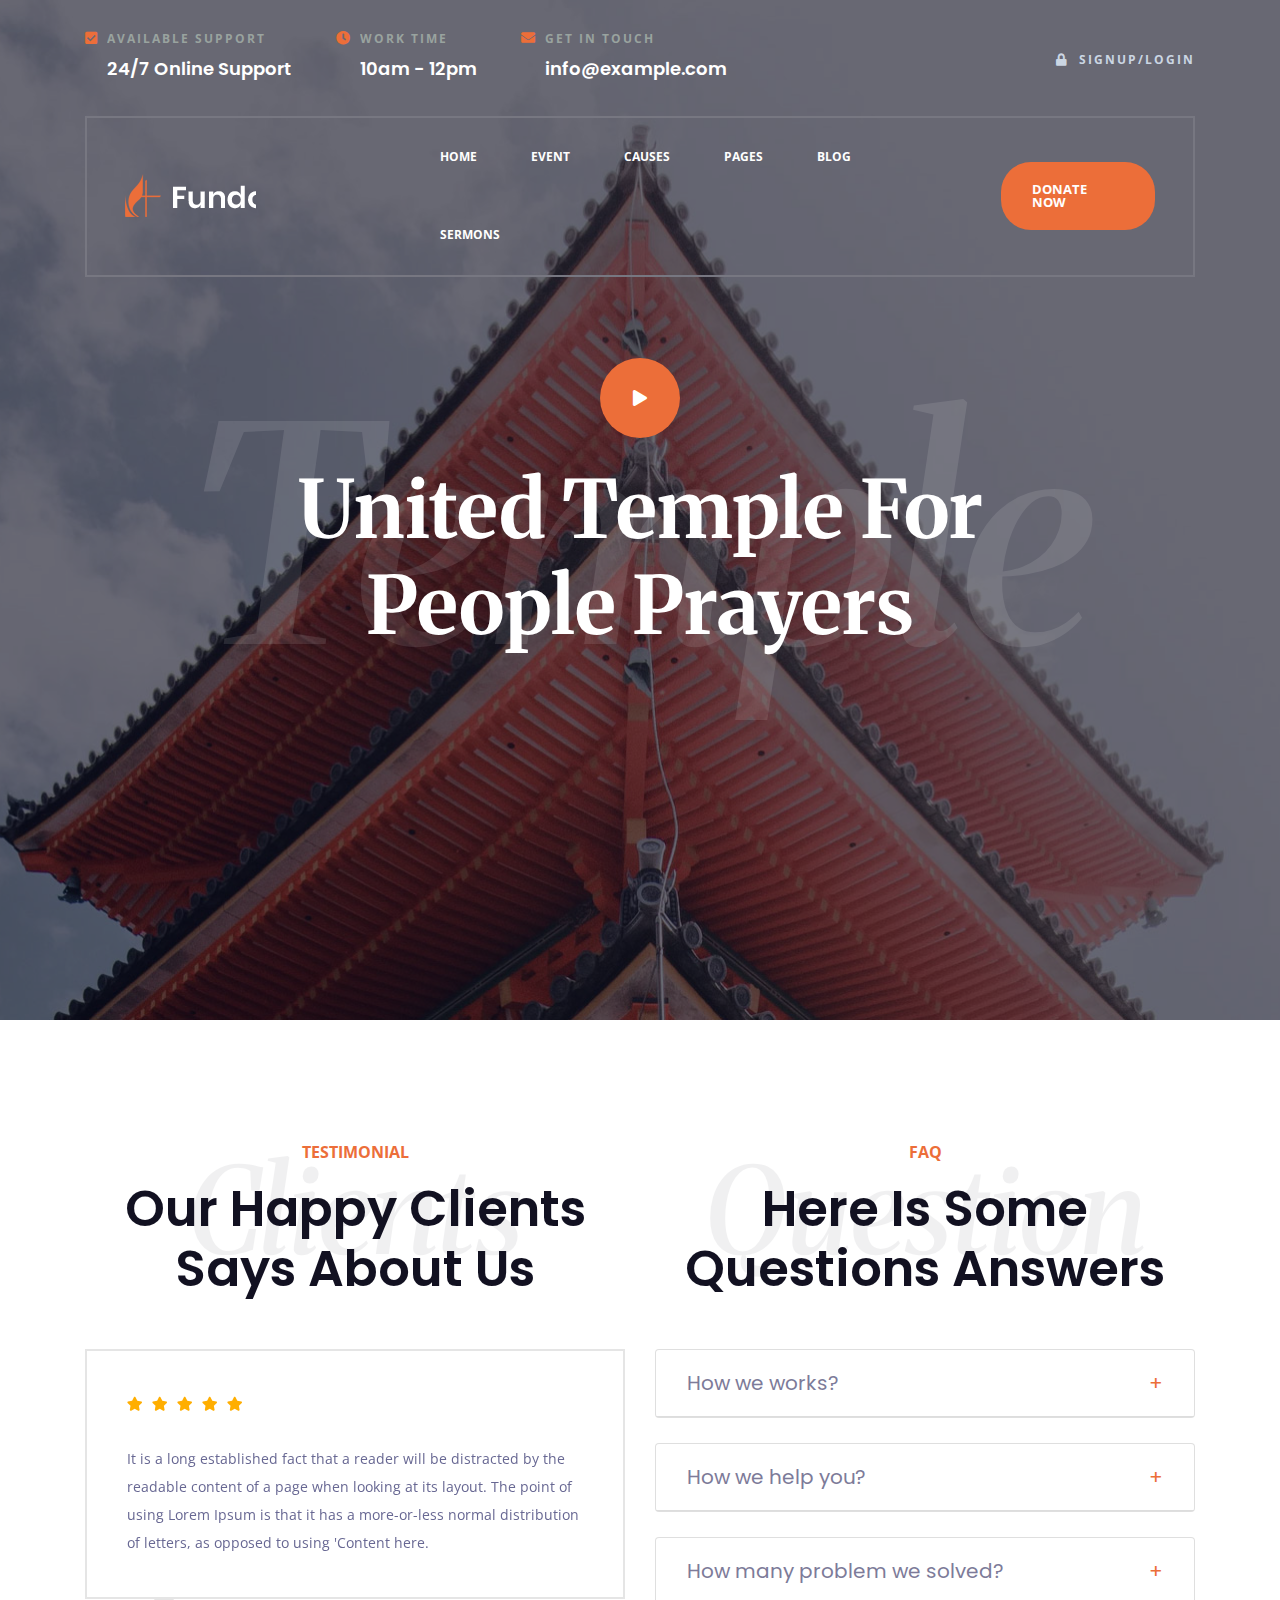
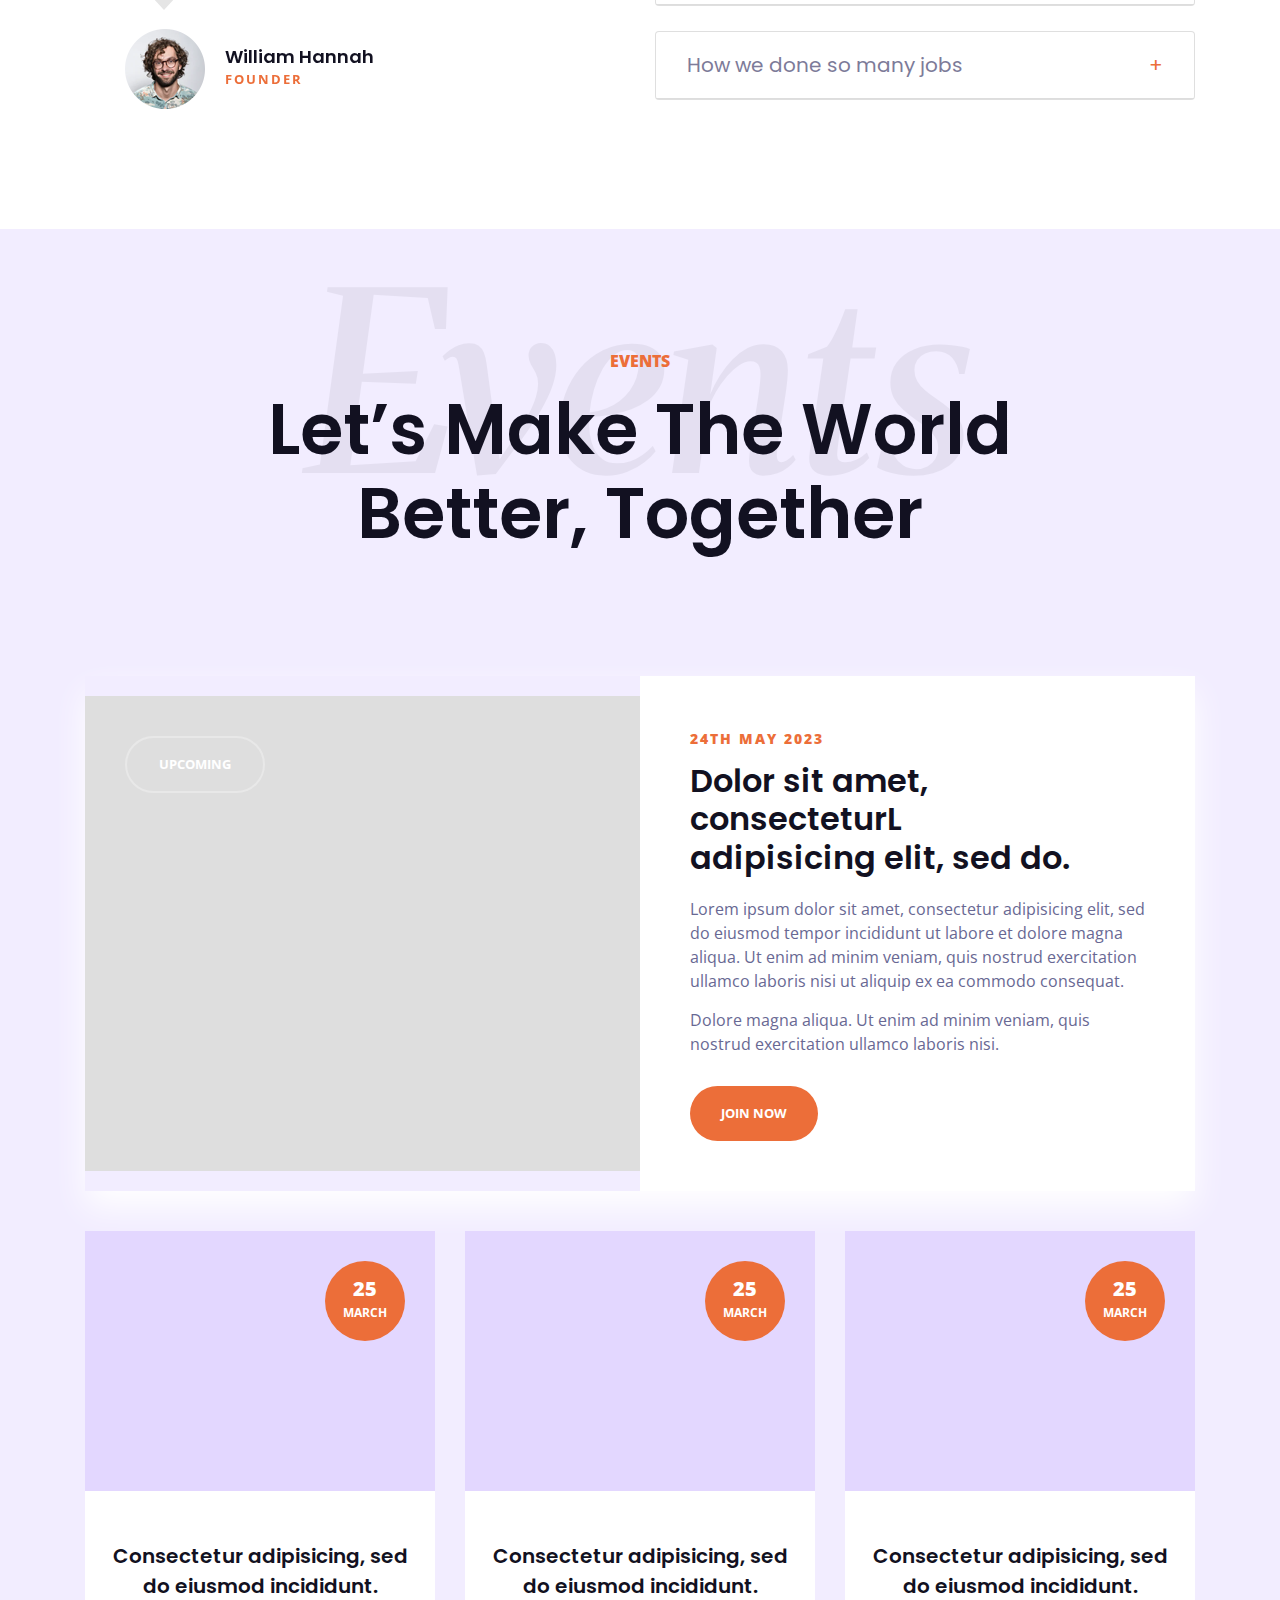
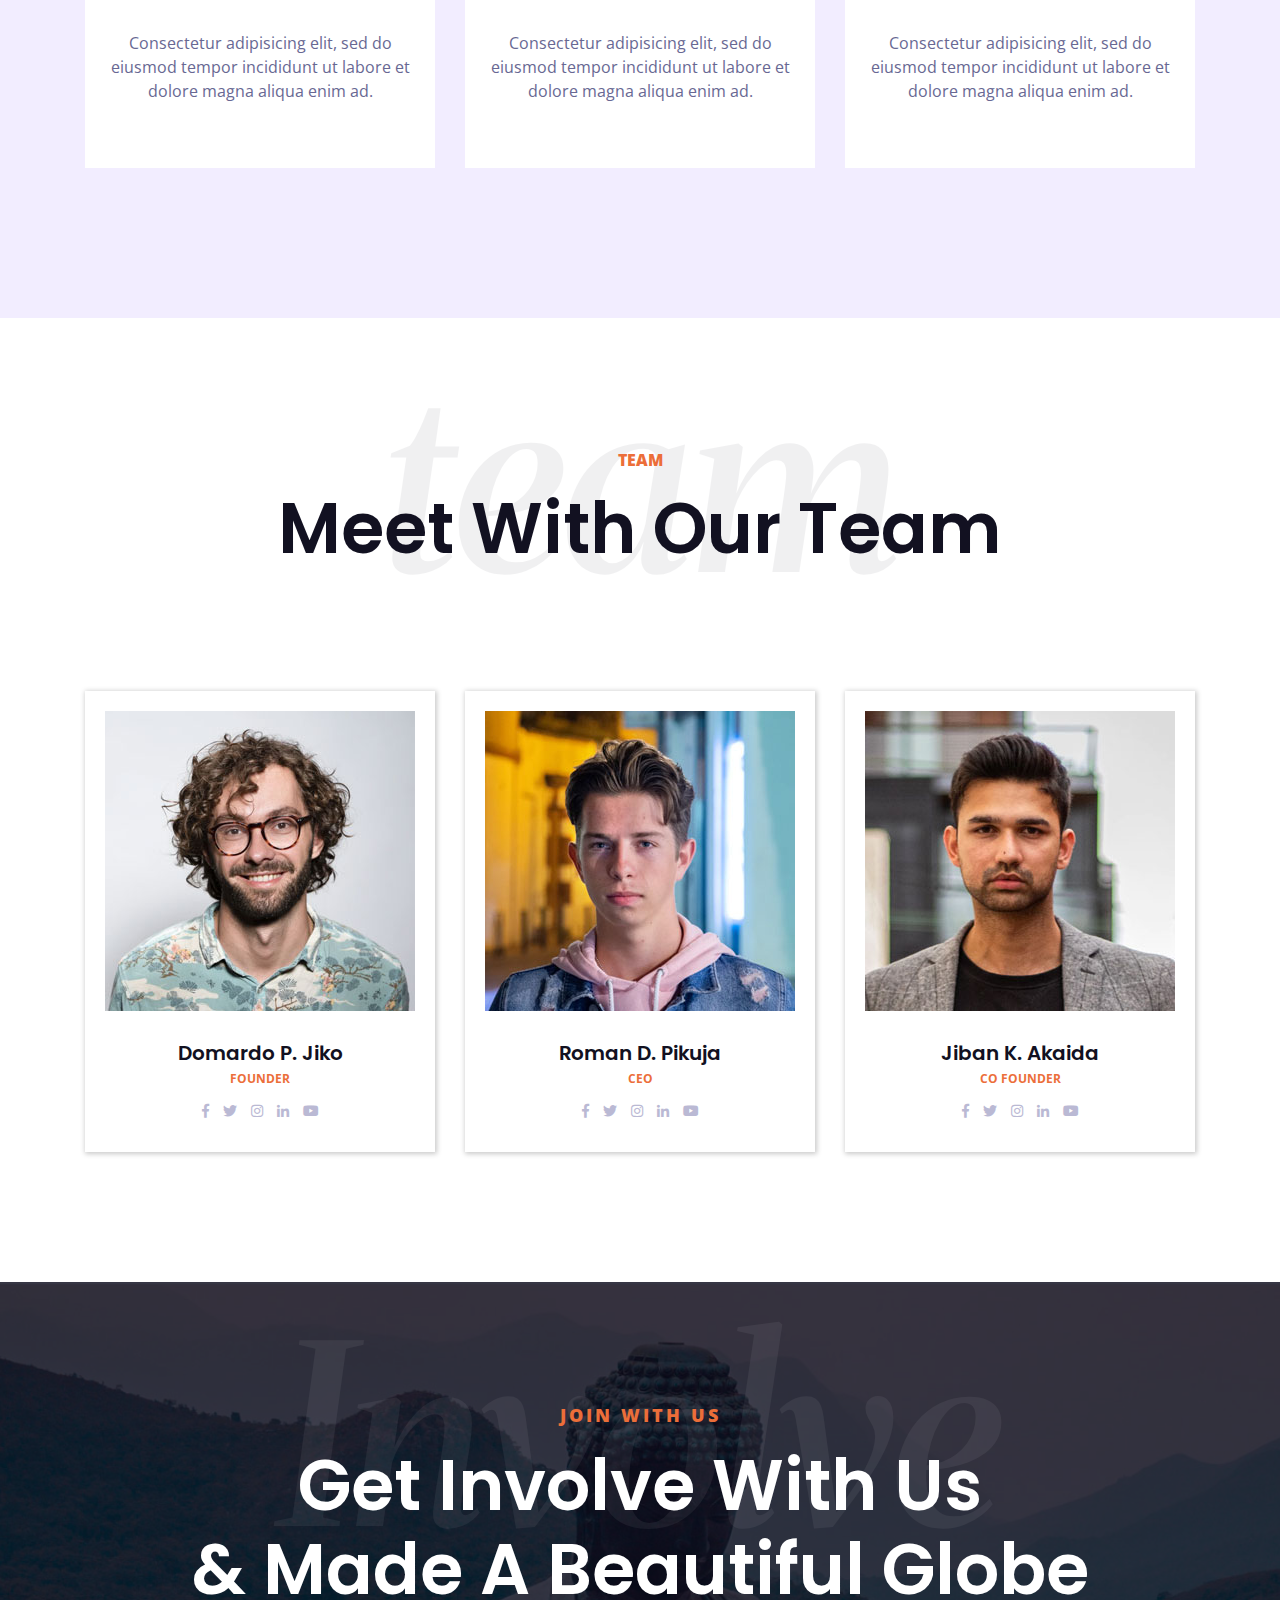
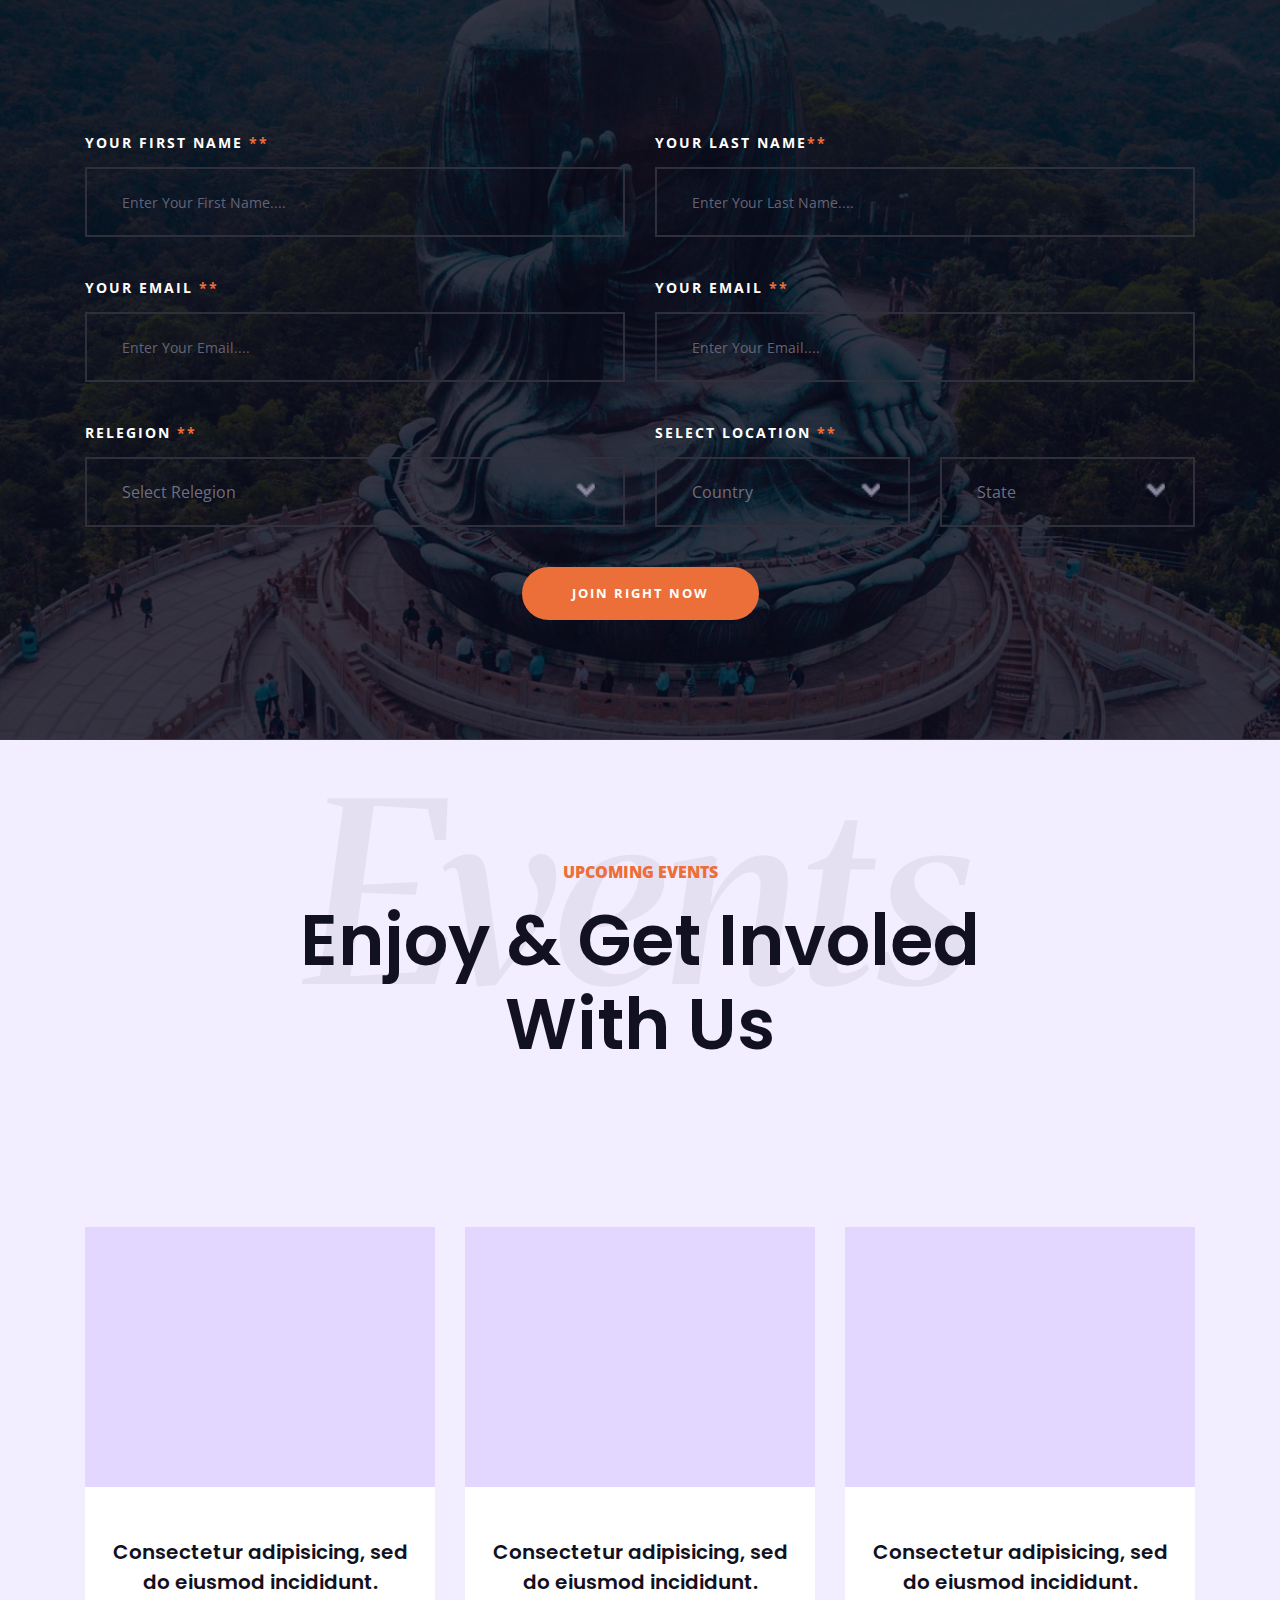
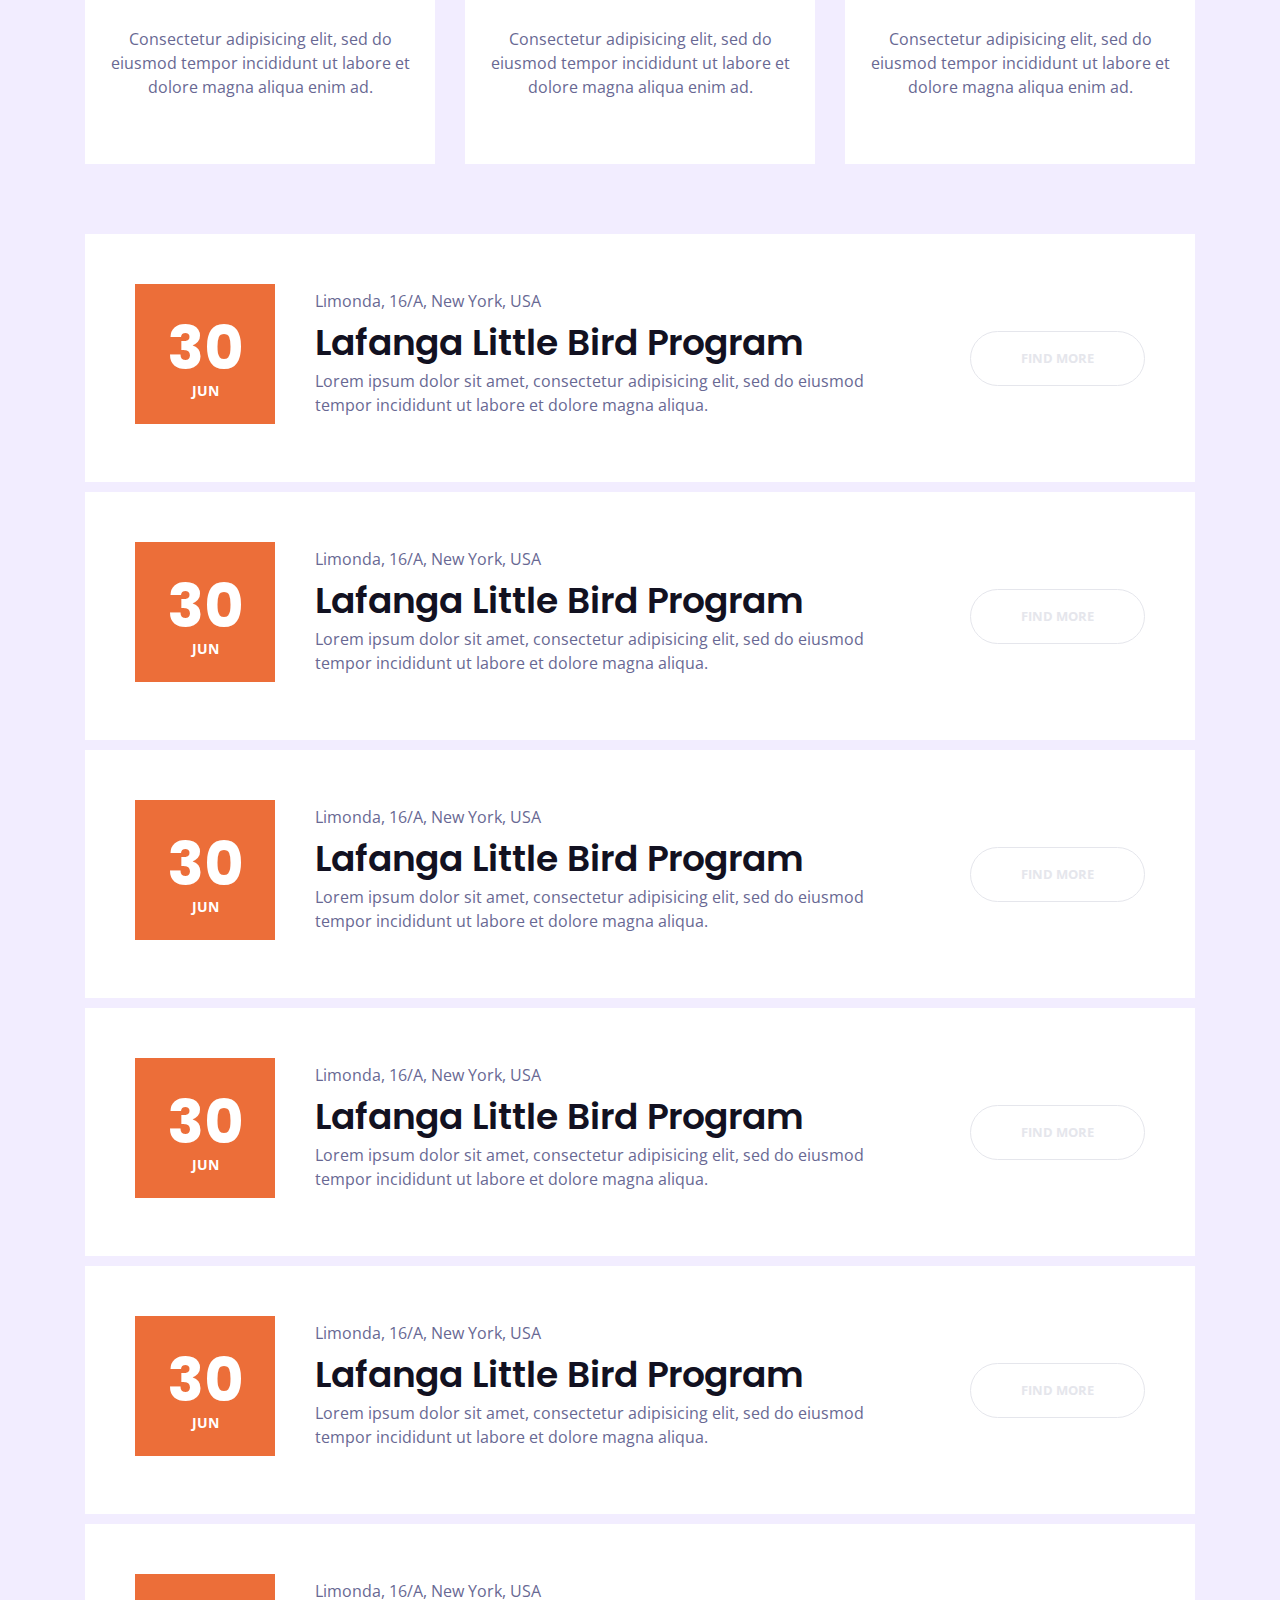
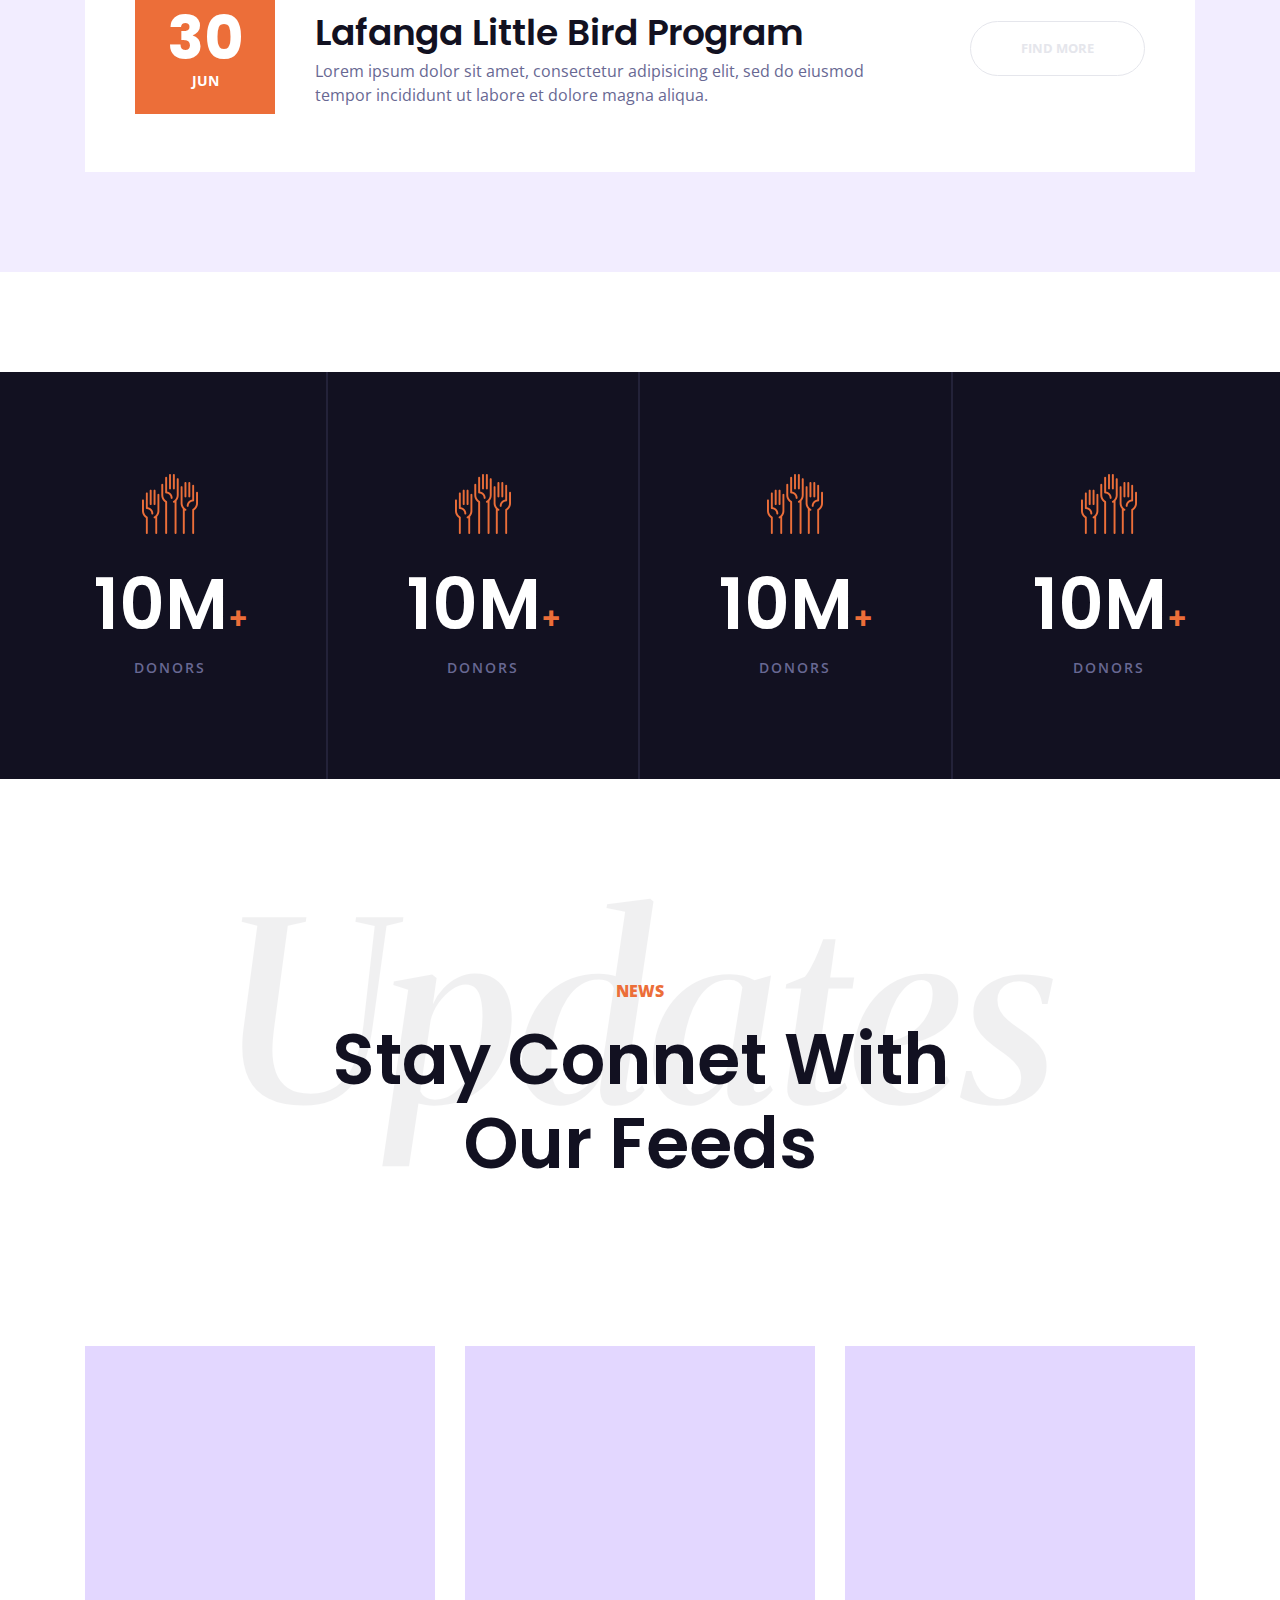
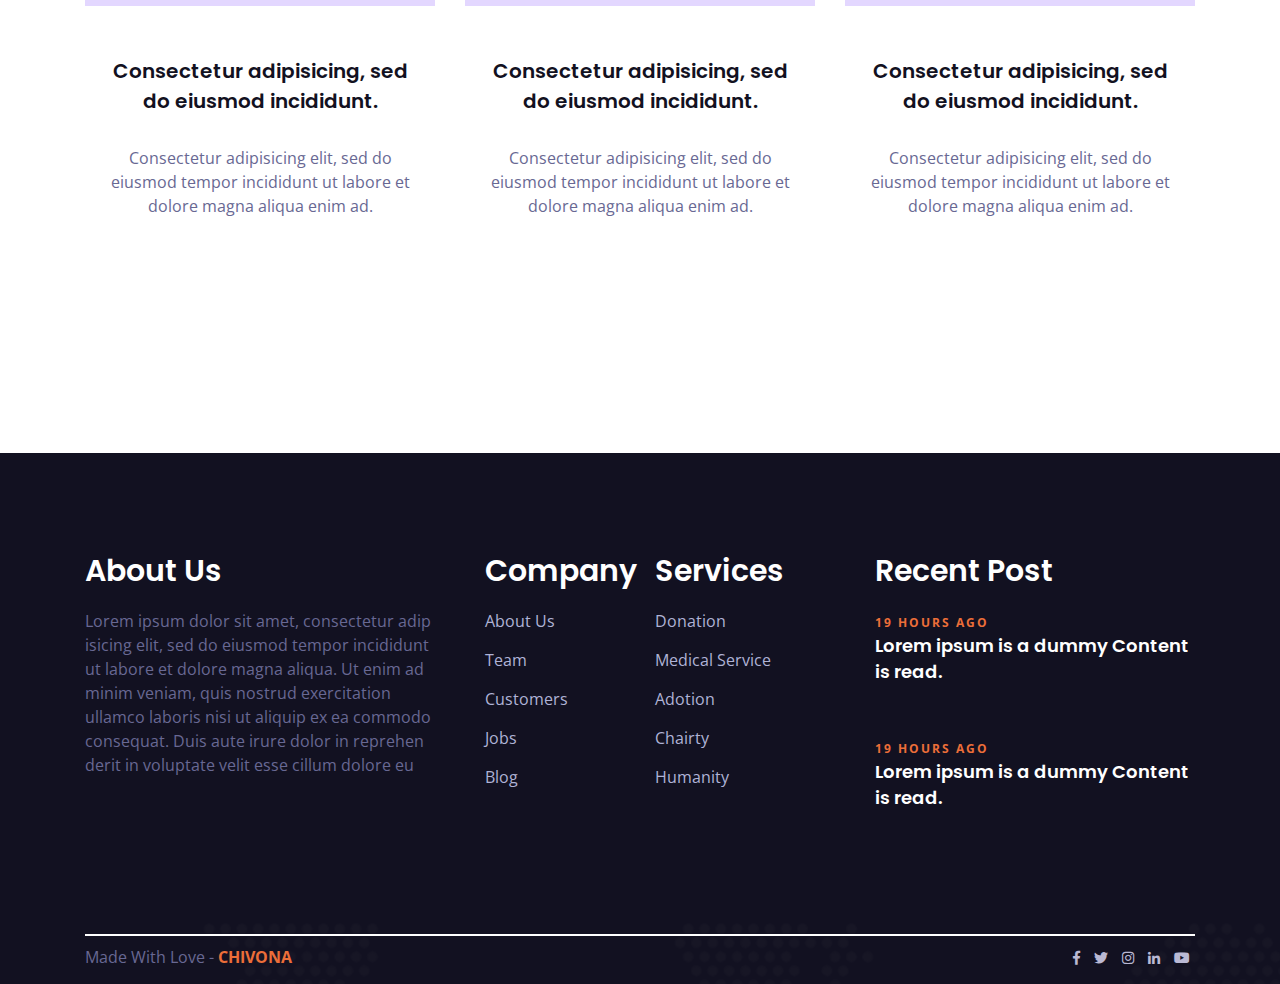
<file: index.html>
<!DOCTYPE html>
<html class="no-js" lang="">
  <head>
    <meta charset="utf-8" />
    <meta http-equiv="x-ua-compatible" content="ie=edge" />
    <title>Site Title Here</title>
    <meta name="description" content="" />
    <meta name="viewport" content="width=device-width, initial-scale=1" />

    <link rel="manifest" href="site.webmanifest" />
    <link rel="shortcut icon" type="image/x-icon" href="img/favicon.ico" />
    <!-- Place favicon.ico in the root directory -->

    <!-- CSS here -->
    <link rel="stylesheet" href="css/bootstrap.min.css" />
    <link rel="stylesheet" href="css/owl.carousel.min.css" />
    <link rel="stylesheet" href="css/animate.min.css" />
    <link rel="stylesheet" href="css/magnific-popup.css" />
    <link rel="stylesheet" href="css/fontawesome-all.min.css" />
    <link rel="stylesheet" href="css/meanmenu.css" />
    <link rel="stylesheet" href="css/slick.css" />
    <link rel="stylesheet" href="css/default.css" />
    <link rel="stylesheet" href="css/style.css" />
    <link rel="stylesheet" href="css/responsive.css" />
  </head>
  <body>
    <!-- Header area section start -->
    <header class="transparent-header">
      <div class="header-top pt-30 pb-30">
        <div class="container">
          <div class="row align-items-center">
            <div class="col-xl-9 col-lg-9 col-md-9 d-none d-md-block">
              <div class="header-info">
                <ul>
                  <li>
                    <div class="header-info-icon f-left">
                      <i class="fas fa-check-square"></i>
                    </div>
                    <div class="header-info-text fix">
                      <span class="text-uppercase">Available Support</span>
                      <h4>24/7 Online Support</h4>
                    </div>
                  </li>
                  <li>
                    <div class="header-info-icon f-left">
                      <i class="fas fa-clock"></i>
                    </div>
                    <div class="header-info-text fix">
                      <span class="text-uppercase">Work time</span>
                      <h4>10am - 12pm</h4>
                    </div>
                  </li>
                  <li>
                    <div class="header-info-icon f-left">
                      <i class="fas fa-envelope"></i>
                    </div>
                    <div class="header-info-text fix">
                      <span class="text-uppercase">get in touch</span>
                      <h4>info@example.com</h4>
                    </div>
                  </li>
                </ul>
              </div>
            </div>
            <div class="col-xl-3">
              <div class="header-login text-right text-uppercase">
                <a href="#"><i class="fas fa-lock"></i>Signup/login</a>
              </div>
            </div>
          </div>
        </div>
      </div>
      <div class="menu-area">
        <div class="container">
            <div class="menu-box">
                <div class="row align-items-center ">
                   <div class="col-xl-3 col-lg-3 col-md-4">
                       <div class="logo">
                         <a href="index.html"><img src="img/logo.png" alt="..." class="img-fluid"></a>
                       </div>
                   </div>
                   <div class="col-xl-9 col-lg-9 col-md-8 d-flex align-items-center justify-content-end">
                       
                       <div class="main-menu f-right d-none d-md-block">
                           <nav id="mobile-menu">
                              <ul>
                                 <li><a href="">Home</a></li>
                                 <li><a href="">event</a>
                                   <ul class="submenu">
                                     <li><a href="">Home</a></li>
                                     <li><a href="">event</a></li>
                                     <li><a href="">causes</a></li>
                                     <li><a href="">Pages</a></li>
                                     <li><a href="">blog</a></li>
                                     <li><a href="">sermons</a></li>
                                   </ul>

                                 </li>
                                 <li><a href="">causes</a></li>
                                 <li><a href="">Pages</a></li>
                                 <li><a href="">blog</a></li>
                                 <li><a href="">sermons</a></li>
                               </ul>
                           </nav>
                       </div>
                       <div class="header-btn f-right ml-38 d-none d-md-block">
                           <a href="#" class="f-btn">donate now</a>
                       </div>
                   </div>
                   <div class="col-12">
                     <div class="mobile-menu"></div>
                   </div>
                </div>
            </div>
        </div>
      </div>
    </header>
   

    <!-- Header area section end -->

    <main>
      <!-- hero area section start -->
      <section
        class="hero-area bg-overlay d-flex align-items-center"
        data-background="img/slider/hero-slider-1.jpg"
      >
        <div class="container">
          <div class="row">
            <div class="col-xl-12">
              <div class="hero-wrapper text-center position-relative">
                <a
                  class="popup-video"
                  href="https://www.youtube.com/watch?v=cxlIUOMUrS4"
                  ><i class="fas fa-play"></i
                ></a>
                <h2 class="font-merri">
                  United Temple For<br />
                  People Prayers
                </h2>
                <h1 class="back-text font-merri">Temple</h1>
              </div>
            </div>
          </div>
        </div>
      </section>
      <!-- hero area section end -->

      <!-- testimonial section start -->
      <section class="pt-120 pb-90">
        <div class="container">
          <div class="row">
            <div class="col-xl-6 col-lg-6 mb-30">
              <div class="section-title text-center position-relative mb-50">
                <span>testimonial</span>
                <h2 class="font-pop f-600">
                  Our Happy Clients<br />
                  Says About Us
                </h2>
                <h1 class="s-back-title font-merri">Clients</h1>
              </div>
              <div class="testimonial-active">
                <div class="testimonial-item">
                  <div class="testimonial-content mb-30">
                    <div class="review-icon mb-30">
                      <i class="fas fa-star"></i>
                      <i class="fas fa-star"></i>
                      <i class="fas fa-star"></i>
                      <i class="fas fa-star"></i>
                      <i class="fas fa-star"></i>
                    </div>
                    <blockquote class="mb-0">
                      It is a long established fact that a reader will be
                      distracted by the readable content of a page when looking
                      at its layout. The point of using Lorem Ipsum is that it
                      has a more-or-less normal distribution of letters, as
                      opposed to using 'Content here.
                    </blockquote>
                  </div>
                  <div
                    class="testimonial-author d-flex align-items-center ml-40"
                  >
                    <img
                      src="./img/testimonial/t-img-1.png"
                      alt="..."
                      class="img-fluid"
                    />
                    <div class="testimonial-author-info">
                      <h4 class="font-opp">William Hannah</h4>
                      <span>Founder</span>
                    </div>
                  </div>
                </div>
                <div class="testimonial-item">
                  <div class="testimonial-content mb-30">
                    <div class="review-icon mb-30">
                      <i class="fas fa-star"></i>
                      <i class="fas fa-star"></i>
                      <i class="fas fa-star"></i>
                      <i class="fas fa-star"></i>
                      <i class="fas fa-star"></i>
                    </div>
                    <blockquote class="mb-0">
                      It is a long established fact that a reader will be
                      distracted by the readable content of a page when looking
                      at its layout. The point of using Lorem Ipsum is that it
                      has a more-or-less normal distribution of letters, as
                      opposed to using 'Content here.
                    </blockquote>
                  </div>
                  <div
                    class="testimonial-author d-flex align-items-center ml-40"
                  >
                    <img
                      src="./img/testimonial/t-img-1.png"
                      alt="..."
                      class="img-fluid"
                    />
                    <div class="testimonial-author-info">
                      <h4 class="font-opp">William Hannah</h4>
                      <span>Founder</span>
                    </div>
                  </div>
                </div>
              </div>
            </div>
            <div class="col-xl-6 col-lg-6">
              <div class="section-title text-center position-relative mb-50">
                <span>Faq</span>
                <h2 class="font-pop f-600">
                  Here Is Some<br />
                  Questions Answers
                </h2>
                <h1 class="s-back-title font-merri">Question</h1>
              </div>
              <!-- accordion section -->
              <div class="accordion f-faq" id="accordionExample">
                <div class="card">
                  <div class="card-header" id="headingOne">
                    <h2 class="mb-0">
                      <button
                        class="btn btn-link btn-block active text-left collapsed"
                        type="button"
                        data-toggle="collapse"
                        data-target="#collapseOne"
                        aria-expanded="true"
                        aria-controls="collapseOne"
                      >
                        How we works?
                      </button>
                    </h2>
                  </div>

                  <div
                    id="collapseOne"
                    class="collapse"
                    aria-labelledby="headingOne"
                    data-parent="#accordionExample"
                  >
                    <div class="card-body">
                      Some placeholder content for the first accordion panel.
                      This panel is shown by default, thanks to the
                      <code>.show</code> class.
                    </div>
                  </div>
                </div>
                <div class="card">
                  <div class="card-header" id="headingTwo">
                    <h2 class="mb-0">
                      <button
                        class="btn btn-link btn-block text-left collapsed"
                        type="button"
                        data-toggle="collapse"
                        data-target="#collapseTwo"
                        aria-expanded="false"
                        aria-controls="collapseTwo"
                      >
                        How we help you?
                      </button>
                    </h2>
                  </div>
                  <div
                    id="collapseTwo"
                    class="collapse"
                    aria-labelledby="headingTwo"
                    data-parent="#accordionExample"
                  >
                    <div class="card-body">
                      Some placeholder content for the second accordion panel.
                      This panel is hidden by default.
                    </div>
                  </div>
                </div>
                <div class="card">
                  <div class="card-header" id="headingThree">
                    <h2 class="mb-0">
                      <button
                        class="btn btn-link btn-block text-left collapsed"
                        type="button"
                        data-toggle="collapse"
                        data-target="#collapseThree"
                        aria-expanded="false"
                        aria-controls="collapseThree"
                      >
                        How many problem we solved?
                      </button>
                    </h2>
                  </div>
                  <div
                    id="collapseThree"
                    class="collapse"
                    aria-labelledby="headingThree"
                    data-parent="#accordionExample"
                  >
                    <div class="card-body">
                      And lastly, the placeholder content for the third and
                      final accordion panel. This panel is hidden by default.
                    </div>
                  </div>
                </div>
                <div class="card">
                  <div class="card-header" id="headingThree">
                    <h2 class="mb-0">
                      <button
                        class="btn btn-link btn-block text-left collapsed"
                        type="button"
                        data-toggle="collapse"
                        data-target="#collapseFour"
                        aria-expanded="false"
                        aria-controls="collapseFour"
                      >
                        How we done so many jobs
                      </button>
                    </h2>
                  </div>
                  <div
                    id="collapseFour"
                    class="collapse"
                    aria-labelledby="headingFour"
                    data-parent="#accordionExample"
                  >
                    <div class="card-body">
                      And lastly, the placeholder content for the third and
                      final accordion panel. This panel is hidden by default.
                    </div>
                  </div>
                </div>
              </div>
              <!-- accordion section -->
            </div>
          </div>
        </div>
      </section>
      <!-- testimonial section start -->

      <!-- Evnet  area section stat -->
      <section class="event-area pb-120 gray-bg section-padding">
        <div class="container">
          <div class="row">
            <div class="col-xl-12 mb-80">
              <div class="section-title text-center position-relative mb-40">
                <span>Events</span>
                <h2 class="font-pop f-600">
                  Let’s make the world<br />
                  better, together
                </h2>
                <h1 class="s-back-title font-merri">Events</h1>
              </div>
            </div>
          </div>
          <div class="event-main">
            <div class="row no-gutters align-items-center">
              <div class="col-xl-6">
                <div class="event-img position-relative">
                  <img src="img/event-bg.jpg" alt="..." />
                  <div class="event-btn">
                    <a href="#" class="f-btn">Upcoming</a>
                  </div>
                </div>
              </div>
              <div class="col-xl-6">
                <div class="event-content">
                  <span>24th may 2023</span>
                  <h2>
                    Dolor sit amet, consecteturL<br />
                    adipisicing elit, sed do.
                  </h2>
                  <p>
                    Lorem ipsum dolor sit amet, consectetur adipisicing elit,
                    sed do eiusmod tempor incididunt ut labore et dolore magna
                    aliqua. Ut enim ad minim veniam, quis nostrud exercitation
                    ullamco laboris nisi ut aliquip ex ea commodo consequat.
                  </p>
                  <p>
                    Dolore magna aliqua. Ut enim ad minim veniam, quis nostrud
                    exercitation ullamco laboris nisi.
                  </p>
                  <div class="event-c-btn mt-30">
                    <a href="#" class="f-btn">join now</a>
                  </div>
                </div>
              </div>
            </div>
           
          </div>
          <div class="row mt-40">
            <div class="col-xl-4 col-lg-4 col-md-6">
              <div class="event-box mb-30">
                <div class="event-img-bg position-relative">
                  <img src="./img/event-box-bg.jpg" alt="..." class="img-fluid">
                  <div class="enent-date position-absolute">
                    <span><b>25</b>March</span>
                  </div>

                </div>
                <div class="event-box-content text-center">
                  <h3 class="mb-30">Consectetur adipisicing, sed
                    do eiusmod incididunt.</h3>
                    <p>Consectetur adipisicing elit, sed do eiusmod tempor incididunt ut labore et dolore magna aliqua enim ad.</p>
                </div>
                </div>
            </div>
            <div class="col-xl-4 col-lg-4 col-md-6">
              <div class="event-box mb-30">
                <div class="event-img-bg position-relative">
                  <img src="./img/event-box-bg.jpg" alt="..." class="img-fluid w-100">
                  <div class="enent-date position-absolute">
                    <span><b>25</b>March</span>
                  </div>

                </div>
                <div class="event-box-content text-center">
                  <h3 class="mb-30">Consectetur adipisicing, sed
                    do eiusmod incididunt.</h3>
                    <p>Consectetur adipisicing elit, sed do eiusmod tempor incididunt ut labore et dolore magna aliqua enim ad.</p>
                </div>
                </div>
            </div>
            <div class="col-xl-4 col-lg-4 col-md-6">
              <div class="event-box mb-30">
                <div class="event-img-bg position-relative">
                  <img src="./img/event-box-bg.jpg" alt="..." class="img-fluid">
                  <div class="enent-date position-absolute">
                    <span><b>25</b>March</span>
                  </div>

                </div>
                <div class="event-box-content text-center">
                  <h3 class="mb-30">Consectetur adipisicing, sed
                    do eiusmod incididunt.</h3>
                    <p>Consectetur adipisicing elit, sed do eiusmod tempor incididunt ut labore et dolore magna aliqua enim ad.</p>
                </div>
                </div>
            </div>
            </div>
          </div>
        </div>
      </section>
      <!-- Evnet  area section stat -->

      <!-- Team area design start -->
      <section class="team-area event-area pt-130 pb-100">
        <div class="container">
          <div class="row">
               <div class="col mb-80">
                 <div class="section-title text-center position-relative mb-40">
                     <span>team</span>
                     <h2 class="font-pop f-600">Meet With Our Team</h2>
                      <h1 class="s-back-title font-merri">team</h1>
                </div>
               </div>
          </div>
          <div class="row">
            <div class="col-lg-4 col-md-6">
              <div class="team-box text-center mb-30">
                <div class="team-img">
                  <img src="img/team-1.jpg" alt="...">
                </div>
                <div class="team-content">
                  <h4>Domardo P. Jiko</h4>
                  <span>Founder</span>
                  <div class="team-social">
                    <a href="#"><i class="fab fa-facebook-f"></i></a>
                    <a href="#"><i class="fab fa-twitter"></i></a>
                    <a href="#"><i class="fab fa-instagram"></i></a>
                    <a href="#"><i class="fab fa-linkedin-in"></i></a>
                    <a href="#"><i class="fab fa-youtube"></i></a>
                  </div>
                </div>

              </div>
            </div>
            <div class="col-lg-4 col-md-6">
              <div class="team-box text-center mb-30">
                <div class="team-img">
                  <img src="img/team-2.jpg" alt="...">
                </div>
                <div class="team-content">
                  <h4>Roman D. Pikuja</h4>
                  <span>CEO</span>
                  <div class="team-social">
                    <a href="#"><i class="fab fa-facebook-f"></i></a>
                    <a href="#"><i class="fab fa-twitter"></i></a>
                    <a href="#"><i class="fab fa-instagram"></i></a>
                    <a href="#"><i class="fab fa-linkedin-in"></i></a>
                    <a href="#"><i class="fab fa-youtube"></i></a>
                  </div>
                </div>

              </div>
            </div>
            <div class="col-lg-4 col-md-6">
              <div class="team-box text-center mb-30">
                <div class="team-img">
                  <img src="img/team-3.jpg" alt="...">
                </div>
                <div class="team-content">
                  <h4>Jiban K. Akaida</h4>
                  <span>Co Founder</span>
                  <div class="team-social">
                    <a href="#"><i class="fab fa-facebook-f"></i></a>
                    <a href="#"><i class="fab fa-twitter"></i></a>
                    <a href="#"><i class="fab fa-instagram"></i></a>
                    <a href="#"><i class="fab fa-linkedin-in"></i></a>
                    <a href="#"><i class="fab fa-youtube"></i></a>
                  </div>
                </div>

              </div>
            </div>
          </div>
        </div>
      </section>
   <!-- Team area design start -->

   <!-- contact section start -->
   <section class="contact-area event-area pt-120 pb-120 bg-overlay bg-overlay-8" data-background="img/contact-bg.jpg">
     <div class="container">
       <div class="row">
               <div class="col mb-80">
                 <div class="section-title section-title-white text-center position-relative mb-40">
                     <span>Join with us</span>
                     <h2 class="font-pop f-600">Get Involve With Us<br>
                     & Made A Beautiful Globe</h2>
                      <h1 class="s-back-title font-merri">Involve</h1>
                </div>
               </div>
       </div>
       <div class="row">
         <div class="col-xl-6 col-lg-6 col-md-6">
           <div class="contact-input">
             <label for="name">Your first name <span>**</span></label>
             <input id="name" type="text" name="" placeholder="Enter Your first name....">
           </div>
         </div>
         <div class="col-xl-6 col-lg-6 col-md-6">
           <div class="contact-input">
             <label for="name">Your last name<span>**</span></label>
             <input id="name" type="text" name="" placeholder="Enter Your last name....">
           </div>
         </div>
         <div class="col-xl-6 col-lg-6 col-md-6">
           <div class="contact-input">
             <label for="email">Your email <span>**</span></label>
             <input id="email" type="email" name="" placeholder="Enter Your email....">
           </div>
         </div>
         <div class="col-xl-6 col-lg-6 col-md-6">
           <div class="contact-input">
             <label for="email">Your email <span>**</span></label>
             <input id="email" type="email" name="" placeholder="Enter Your email....">
           </div>
         </div>
         <div class="col-xl-6 col-lg-6 col-md-12">
           <div class="contact-input">
             <label for="name">relegion  <span>**</span></label>
             <div class="input-select">
               <select name="" id="" >
                 <option value="01">Select Relegion</option>
                 <option value="01">Select Relegion</option>
                 <option value="01">Select Relegion</option>
                 <option value="01">Select Relegion</option>
               </select>
             </div>
           </div>
         </div>
         <div class="col-xl-6 col-lg-6 col-md-12">
           <div class="contact-input">
             <label for="name">Select location   <span>**</span></label>
             <div class="row">
               <div class="col-xl-6 col-lg-6 col-md-6">
                 <div class="input-select">
                   <select name="" id="" >
                     <option value="01">Country</option>
                     <option value="01">Country</option>
                     <option value="01">Country</option>
                     <option value="01">Country</option>
                   </select>
                 </div>
               </div>
               <div class="col-xl-6 col-lg-6 col-md-6">
                 <div class="input-select">
                   <select name="" id="" >
                     <option value="01">State</option>
                     <option value="01">State</option>
                     <option value="01">State</option>
                     <option value="01">State</option>
                   </select>
                 </div>
               </div>
             </div>
           </div>
         </div> 
         <div class="col text-center">
           <button class="f-btn border-0 long-btn" type="submit">join right now</button>
         </div>
         
       </div>
     </div>
   </section>
   <!-- contact section end -->


   <!-- envent down area start -->
   <section class="event-down-area event-area pt-120 pb-100 gray-bg">
     <div class="container">
        <div class="row">
               <div class="col mb-80">
                 <div class="section-title text-center position-relative mb-40">
                     <span>upcoming events</span>
                     <h2 class="font-pop f-600">Enjoy & Get Involed<br>
                      With Us</h2>
                      <h1 class="s-back-title font-merri">Events</h1>
                </div>
               </div>
        </div>
        <div class="row mt-40">
          <div class="col-xl-4 col-lg-4 col-md-6">
            <div class="event-box mb-70">
              <div class="event-img-bg position-relative">
                <img src="./img/event-box-bg.jpg" alt="..." class="img-fluid">
              </div>
              <div class="event-box-content text-center">
                <h3 class="mb-30">Consectetur adipisicing, sed
                  do eiusmod incididunt.</h3>
                  <p>Consectetur adipisicing elit, sed do eiusmod tempor incididunt ut labore et dolore magna aliqua enim ad.</p>
              </div>
            </div>
          </div>
          <div class="col-xl-4 col-lg-4 col-md-6">
            <div class="event-box mb-70">
              <div class="event-img-bg position-relative">
                <img src="./img/event-box-bg.jpg" alt="..." class="img-fluid">
              </div>
              <div class="event-box-content text-center">
                <h3 class="mb-30">Consectetur adipisicing, sed
                  do eiusmod incididunt.</h3>
                  <p>Consectetur adipisicing elit, sed do eiusmod tempor incididunt ut labore et dolore magna aliqua enim ad.</p>
              </div>
            </div>
          </div>
          <div class="col-xl-4 col-lg-4 col-md-6">
            <div class="event-box mb-70">
              <div class="event-img-bg position-relative">
                <img src="./img/event-box-bg.jpg" alt="..." class="img-fluid">
              </div>
              <div class="event-box-content text-center">
                <h3 class="mb-30">Consectetur adipisicing, sed
                  do eiusmod incididunt.</h3>
                  <p>Consectetur adipisicing elit, sed do eiusmod tempor incididunt ut labore et dolore magna aliqua enim ad.</p>
              </div>
            </div>
          </div>
        </div>
        <div class="up-evnet-box white-bg">
           <div class="row align-items-center">
             <div class="col-xl-9">
               <div class="up-date f-left">
                 <h2>30</h2>
                 <span>Jun</span>
               </div>
               <div class="up-event-content fix">
                 <span> Limonda, 16/A, New York, USA</span>
                 <h3>Lafanga Little Bird Program</h3>
                 <p>Lorem ipsum dolor sit amet, consectetur adipisicing elit, sed do eiusmod tempor incididunt ut labore et dolore magna aliqua. </p>
                 <div class="up-event-btn d-block d-xl-none">
                  <a href="#" class="f-btn border-btn">find more</a>
                </div>
               </div>
             </div>
             <div class="col-xl-3 d-none d-xl-block">
               <div class="up-event-btn text-left text-xl-right">
                 <a href="#" class="f-btn border-btn">find more</a>
               </div>
             </div>
           </div>
        </div>
        <div class="up-evnet-box white-bg mt-10">
          <div class="row align-items-center">
            <div class="col-xl-9">
              <div class="up-date f-left">
                <h2>30</h2>
                <span>Jun</span>
              </div>
              <div class="up-event-content fix">
                <span> Limonda, 16/A, New York, USA</span>
                <h3>Lafanga Little Bird Program</h3>
                <p>Lorem ipsum dolor sit amet, consectetur adipisicing elit, sed do eiusmod tempor incididunt ut labore et dolore magna aliqua. </p>
                <div class="up-event-btn d-block d-xl-none">
                 <a href="#" class="f-btn border-btn">find more</a>
               </div>
              </div>
            </div>
            <div class="col-xl-3 d-none d-xl-block">
              <div class="up-event-btn text-left text-xl-right">
                <a href="#" class="f-btn border-btn">find more</a>
              </div>
            </div>
          </div>
        </div>
        <div class="up-evnet-box white-bg mt-10">
          <div class="row align-items-center">
            <div class="col-xl-9">
              <div class="up-date f-left">
                <h2>30</h2>
                <span>Jun</span>
              </div>
              <div class="up-event-content fix">
                <span> Limonda, 16/A, New York, USA</span>
                <h3>Lafanga Little Bird Program</h3>
                <p>Lorem ipsum dolor sit amet, consectetur adipisicing elit, sed do eiusmod tempor incididunt ut labore et dolore magna aliqua. </p>
                <div class="up-event-btn d-block d-xl-none">
                 <a href="#" class="f-btn border-btn">find more</a>
               </div>
              </div>
            </div>
            <div class="col-xl-3 d-none d-xl-block">
              <div class="up-event-btn text-left text-xl-right">
                <a href="#" class="f-btn border-btn">find more</a>
              </div>
            </div>
          </div>
        </div>
        <div class="up-evnet-box white-bg mt-10">
          <div class="row align-items-center">
            <div class="col-xl-9">
              <div class="up-date f-left">
                <h2>30</h2>
                <span>Jun</span>
              </div>
              <div class="up-event-content fix">
                <span> Limonda, 16/A, New York, USA</span>
                <h3>Lafanga Little Bird Program</h3>
                <p>Lorem ipsum dolor sit amet, consectetur adipisicing elit, sed do eiusmod tempor incididunt ut labore et dolore magna aliqua. </p>
                <div class="up-event-btn d-block d-xl-none">
                 <a href="#" class="f-btn border-btn">find more</a>
               </div>
              </div>
            </div>
            <div class="col-xl-3 d-none d-xl-block">
              <div class="up-event-btn text-left text-xl-right">
                <a href="#" class="f-btn border-btn">find more</a>
              </div>
            </div>
          </div>
        </div>
        <div class="up-evnet-box white-bg mt-10">
          <div class="row align-items-center">
            <div class="col-xl-9">
              <div class="up-date f-left">
                <h2>30</h2>
                <span>Jun</span>
              </div>
              <div class="up-event-content fix">
                <span> Limonda, 16/A, New York, USA</span>
                <h3>Lafanga Little Bird Program</h3>
                <p>Lorem ipsum dolor sit amet, consectetur adipisicing elit, sed do eiusmod tempor incididunt ut labore et dolore magna aliqua. </p>
                <div class="up-event-btn d-block d-xl-none">
                 <a href="#" class="f-btn border-btn">find more</a>
               </div>
              </div>
            </div>
            <div class="col-xl-3 d-none d-xl-block">
              <div class="up-event-btn text-left text-xl-right">
                <a href="#" class="f-btn border-btn">find more</a>
              </div>
            </div>
          </div>
        </div>
        <div class="up-evnet-box white-bg mt-10">
          <div class="row align-items-center">
            <div class="col-xl-9">
              <div class="up-date f-left">
                <h2>30</h2>
                <span>Jun</span>
              </div>
              <div class="up-event-content fix">
                <span> Limonda, 16/A, New York, USA</span>
                <h3>Lafanga Little Bird Program</h3>
                <p>Lorem ipsum dolor sit amet, consectetur adipisicing elit, sed do eiusmod tempor incididunt ut labore et dolore magna aliqua. </p>
                <div class="up-event-btn d-block d-xl-none">
                 <a href="#" class="f-btn border-btn">find more</a>
               </div>
              </div>
            </div>
            <div class="col-xl-3 d-none d-xl-block">
              <div class="up-event-btn text-left text-xl-right">
                <a href="#" class="f-btn border-btn">find more</a>
              </div>
            </div>
          </div>
        </div>
       
     </div>
   </section>
   <!-- envent down area end -->


   <!-- fact area section start -->
    <section class="fact-area mt-100 mb-100 black-bg">
       <div class="container-fluid">
         <div class="row no-gutters row-fact">
           <div class="col-xl-3">
             <div class="single-fact text-center">
               <img src="img/c-icon-1.png" alt="">
               <h1>10M<span>+</span></h1>
               <span>Donors</span>
             </div>
           </div>
           <div class="col-xl-3">
             <div class="single-fact text-center">
               <img src="img/c-icon-1.png" alt="">
               <h1>10M<span>+</span></h1>
               <span>Donors</span>
             </div>
           </div>
           <div class="col-xl-3">
             <div class="single-fact text-center">
               <img src="img/c-icon-1.png" alt="">
               <h1>10M<span>+</span></h1>
               <span>Donors</span>
             </div>
           </div>
           <div class="col-xl-3">
             <div class="single-fact text-center">
               <img src="img/c-icon-1.png" alt="">
               <h1>10M<span>+</span></h1>
               <span>Donors</span>
             </div>
           </div>

         </div>
       </div>
    </section>
   <!-- fact area section end -->

   <!-- latest blog section start -->
   <section class="latest-blog-area event-area pt-100 pb-100">
     <div class="container">
       <div class="row">
               <div class="col mb-80">
                 <div class="section-title text-center position-relative mb-40">
                     <span>news</span>
                     <h2 class="font-pop f-600">Stay Connet With<br>
                      Our Feeds</h2>
                      <h1 class="s-back-title font-merri">Updates</h1>
                </div>
               </div>
       </div>
       <div class="row mt-40">
        <div class="col-xl-4 col-lg-4 col-md-6">
          <div class="event-box mb-70">
            <div class="event-img-bg position-relative">
              <img src="./img/event-box-bg.jpg" alt="..." class="img-fluid">
            </div>
            <div class="event-box-content text-center">
              <h3 class="mb-30">Consectetur adipisicing, sed
                do eiusmod incididunt.</h3>
                <p>Consectetur adipisicing elit, sed do eiusmod tempor incididunt ut labore et dolore magna aliqua enim ad.</p>
            </div>
          </div>
        </div>
        <div class="col-xl-4 col-lg-4 col-md-6">
          <div class="event-box mb-70">
            <div class="event-img-bg position-relative">
              <img src="./img/event-box-bg.jpg" alt="..." class="img-fluid">
            </div>
            <div class="event-box-content text-center">
              <h3 class="mb-30">Consectetur adipisicing, sed
                do eiusmod incididunt.</h3>
                <p>Consectetur adipisicing elit, sed do eiusmod tempor incididunt ut labore et dolore magna aliqua enim ad.</p>
            </div>
          </div>
        </div>
        <div class="col-xl-4 col-lg-4 col-md-6">
          <div class="event-box mb-70">
            <div class="event-img-bg position-relative">
              <img src="./img/event-box-bg.jpg" alt="..." class="img-fluid">
            </div>
            <div class="event-box-content text-center">
              <h3 class="mb-30">Consectetur adipisicing, sed
                do eiusmod incididunt.</h3>
                <p>Consectetur adipisicing elit, sed do eiusmod tempor incididunt ut labore et dolore magna aliqua enim ad.</p>
            </div>
          </div>
        </div>
      </div>
     </div>
   </section>
   <!-- latest blog section end -->



    <!-- footer area start -->
    <footer data-background="./img/footer-background-bg.png">
      <section class="footer-area black-bg pt-100 pb-60" >
        <div class="container">
          <div class="row">
            <div class="col-xl-4 col-lg-7 col-md-7">
              <div class="footer-widget mb-50">
                <h2 class="footer-widget-title">About Us</h2>
                <p>Lorem ipsum dolor sit amet, consectetur adip isicing elit, sed do eiusmod tempor incididunt ut labore et dolore magna aliqua. Ut enim ad minim veniam, quis nostrud exercitation ullamco laboris nisi ut aliquip ex ea commodo consequat. Duis aute irure dolor in reprehen derit in voluptate velit esse cillum dolore eu </p>
              </div>
            </div>
            <div class="col-xl-2 col-lg-5 col-md-5">
              <div class="footer-widget pl-20 mb-50">
                <h2 class="footer-widget-title">Company</h2>
                <ul>
                  <li><a href="#">About Us</a></li>
                  <li><a href="">Team</a></li>
                  <li><a href="">Customers</a></li>
                  <li><a href="">Jobs</a></li>
                  <li><a href="">Blog</a></li>
                </ul>
              </div>
            </div>
            <div class="col-xl-2 col-lg-5 col-md-5">
              <div class="footer-widget mb-50">
                <h2 class="footer-widget-title">Services</h2>
                <ul>
                  <li><a href="#">Donation</a></li>
                  <li><a href="">Medical Service</a></li>
                  <li><a href="">Adotion</a></li>
                  <li><a href="">Chairty</a></li>
                  <li><a href="">Humanity</a></li>
                </ul>
              </div>
            </div>
            <div class="col-xl-4 col-lg-7 col-md-7">
              <div class="footer-widget pl-30 mb-50">
                <h2 class="footer-widget-title">Recent Post</h2>
                <div class="footer-post">
                  <div class="footer-list">
                    <span>19 Hours Ago</span>
                    <h3><a href="#">Lorem ipsum is a dummy Content is read.</a></h3>
                  </div>
                  <div class="footer-list">
                    <span>19 Hours Ago</span>
                    <h3><a href="#">Lorem ipsum is a dummy Content is read.</a></h3>
                  </div>
                </div>
                
              </div>
            </div>
          </div>
        </div>
      </section>
      <section class="copyright-area">
        <div class="container">
          <div class="footer-line">
            <img src="img/footer-line.jpg" alt="...">
          </div>
          <div class="row   text-md-center">
            <div class="col-xl-6 col-lg-6 col-md-6">
              <div class="copyright-text text-center text-md-left">
                <p>Made With Love - <a href="#">Chivona</a></p>
              </div>
            </div>
            <div class="col-xl-6 col-lg-6 col-md-6 ">
              <div class="footer-social text-center text-md-right ">
                <a href="#"><i class="fab fa-facebook-f"></i></a>
                <a href="#"><i class="fab fa-twitter"></i></a>
                <a href="#"><i class="fab fa-instagram"></i></a>
                <a href="#"><i class="fab fa-linkedin-in"></i></a>
                <a href="#"><i class="fab fa-youtube"></i></a>
              </div>
            </div>
          </div>
        </div>
       </section>
    </footer>
    <!-- footer area end -->


    </main>

    <!-- JS here -->
    <script src="js/vendor/modernizr-3.5.0.min.js"></script>
    <script src="js/vendor/jquery-1.12.4.min.js"></script>
    <script src="js/popper.min.js"></script>
    <script src="js/bootstrap.min.js"></script>
    <script src="js/owl.carousel.min.js"></script>
    <script src="js/isotope.pkgd.min.js"></script>
    <script src="js/one-page-nav-min.js"></script>
    <script src="js/slick.min.js"></script>
    <script src="js/jquery.meanmenu.min.js"></script>
    <script src="js/ajax-form.js"></script>
    <script src="js/wow.min.js"></script>
    <script src="js/jquery.scrollUp.min.js"></script>
    <script src="js/imagesloaded.pkgd.min.js"></script>
    <script src="js/jquery.magnific-popup.min.js"></script>
    <script src="js/plugins.js"></script>
    <script src="js/main.js"></script>
  </body>
</html>
</file>
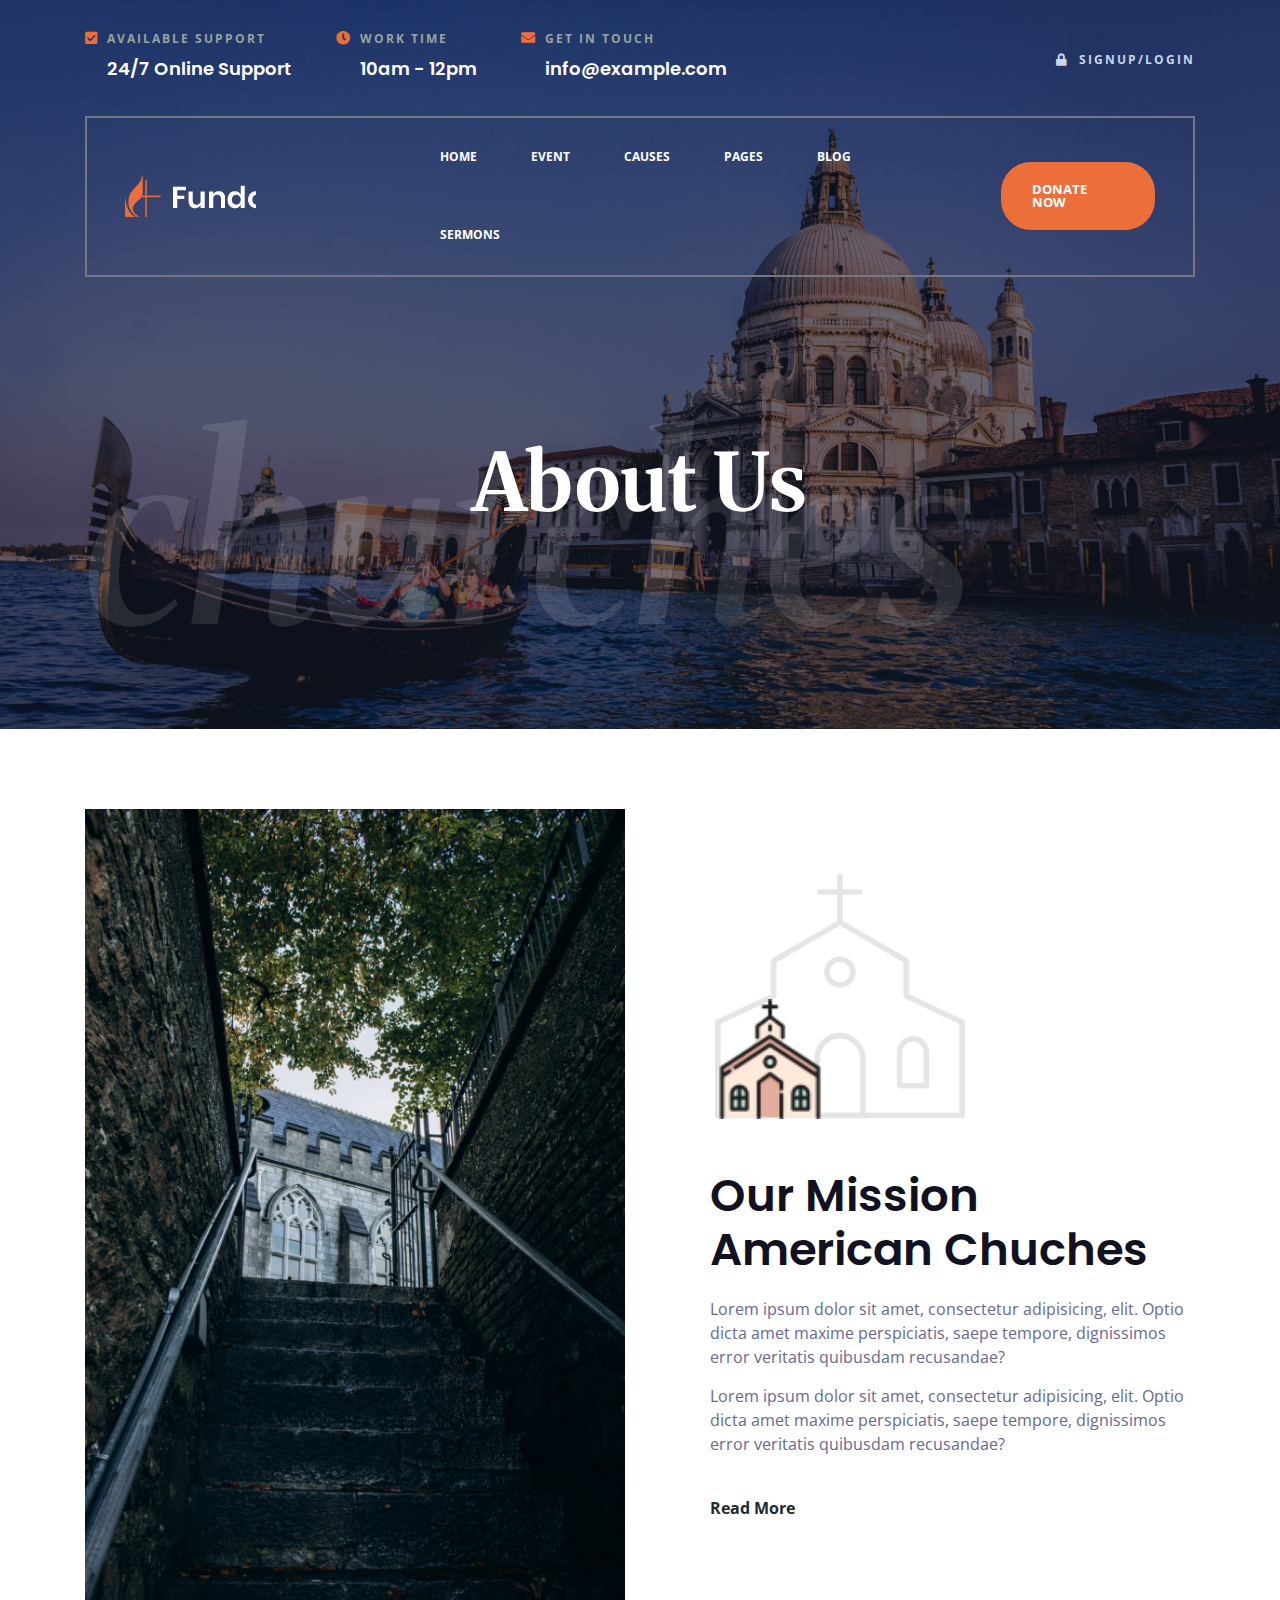
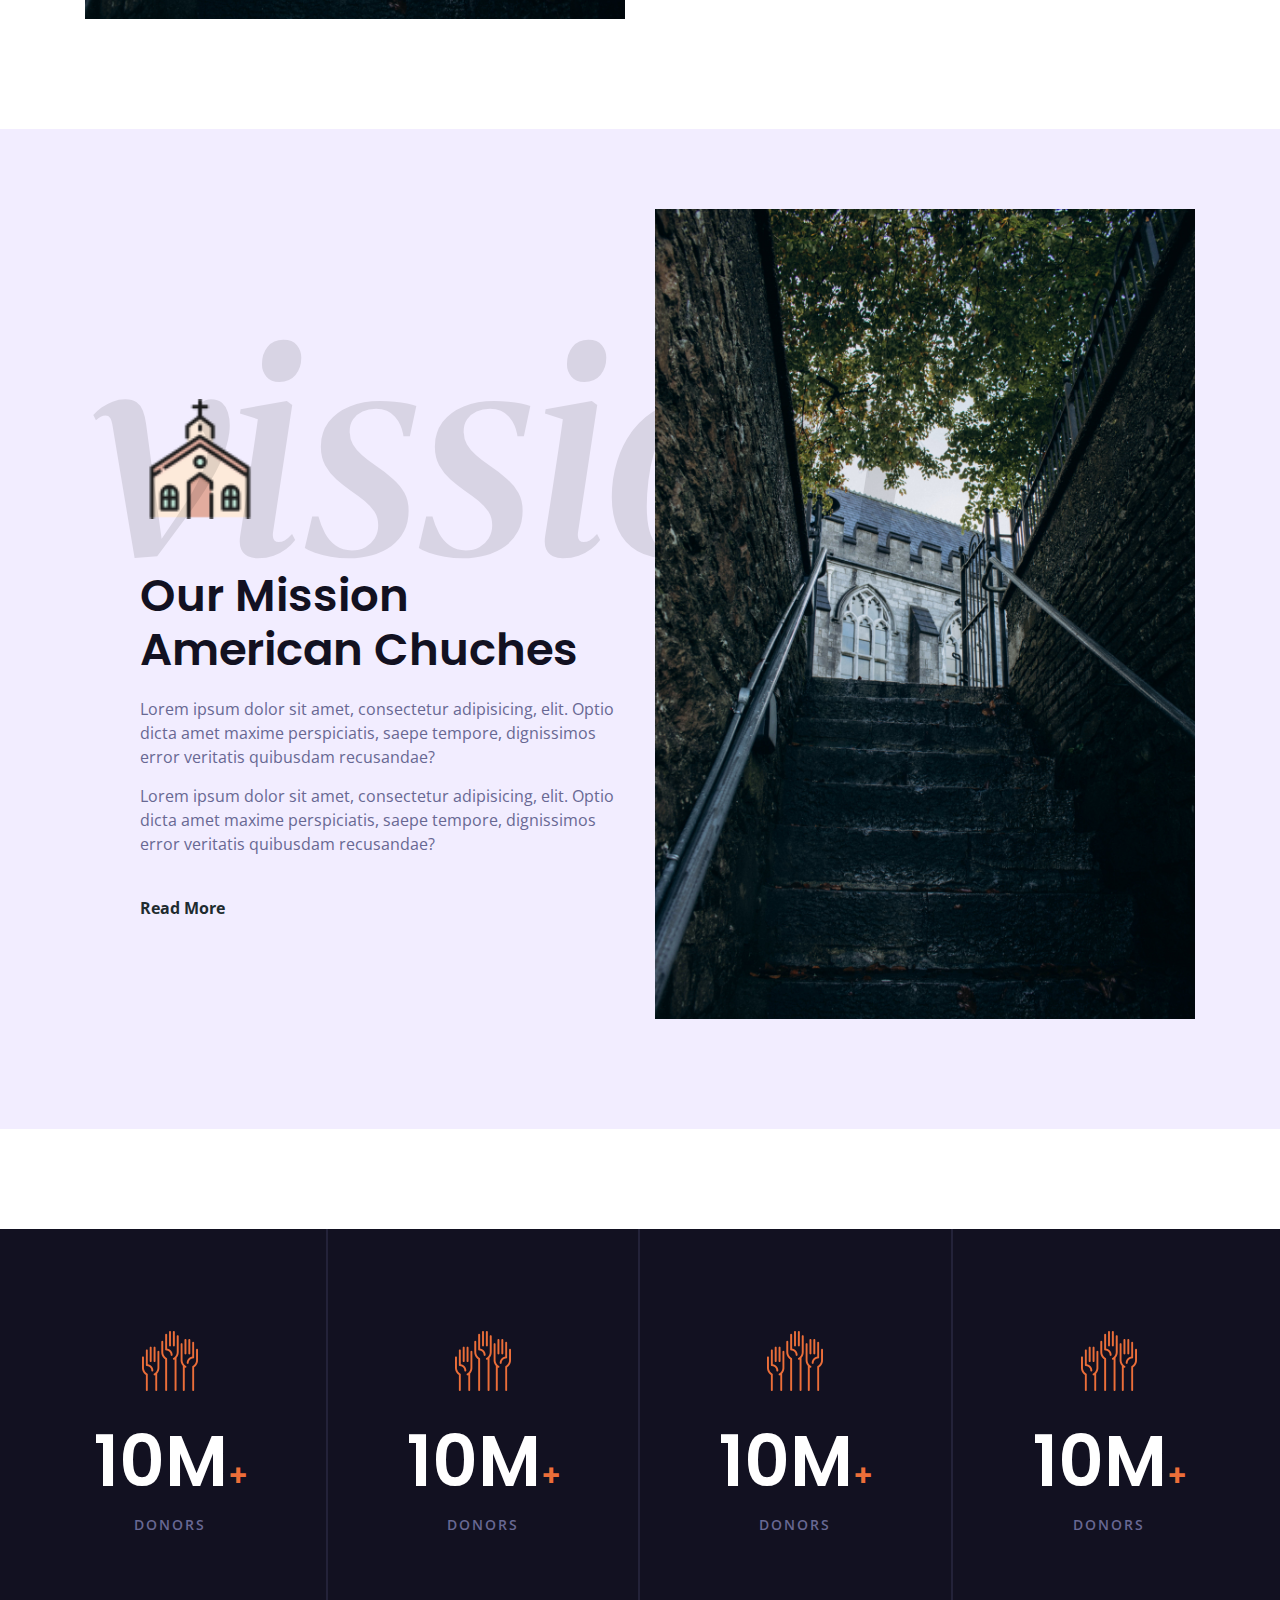
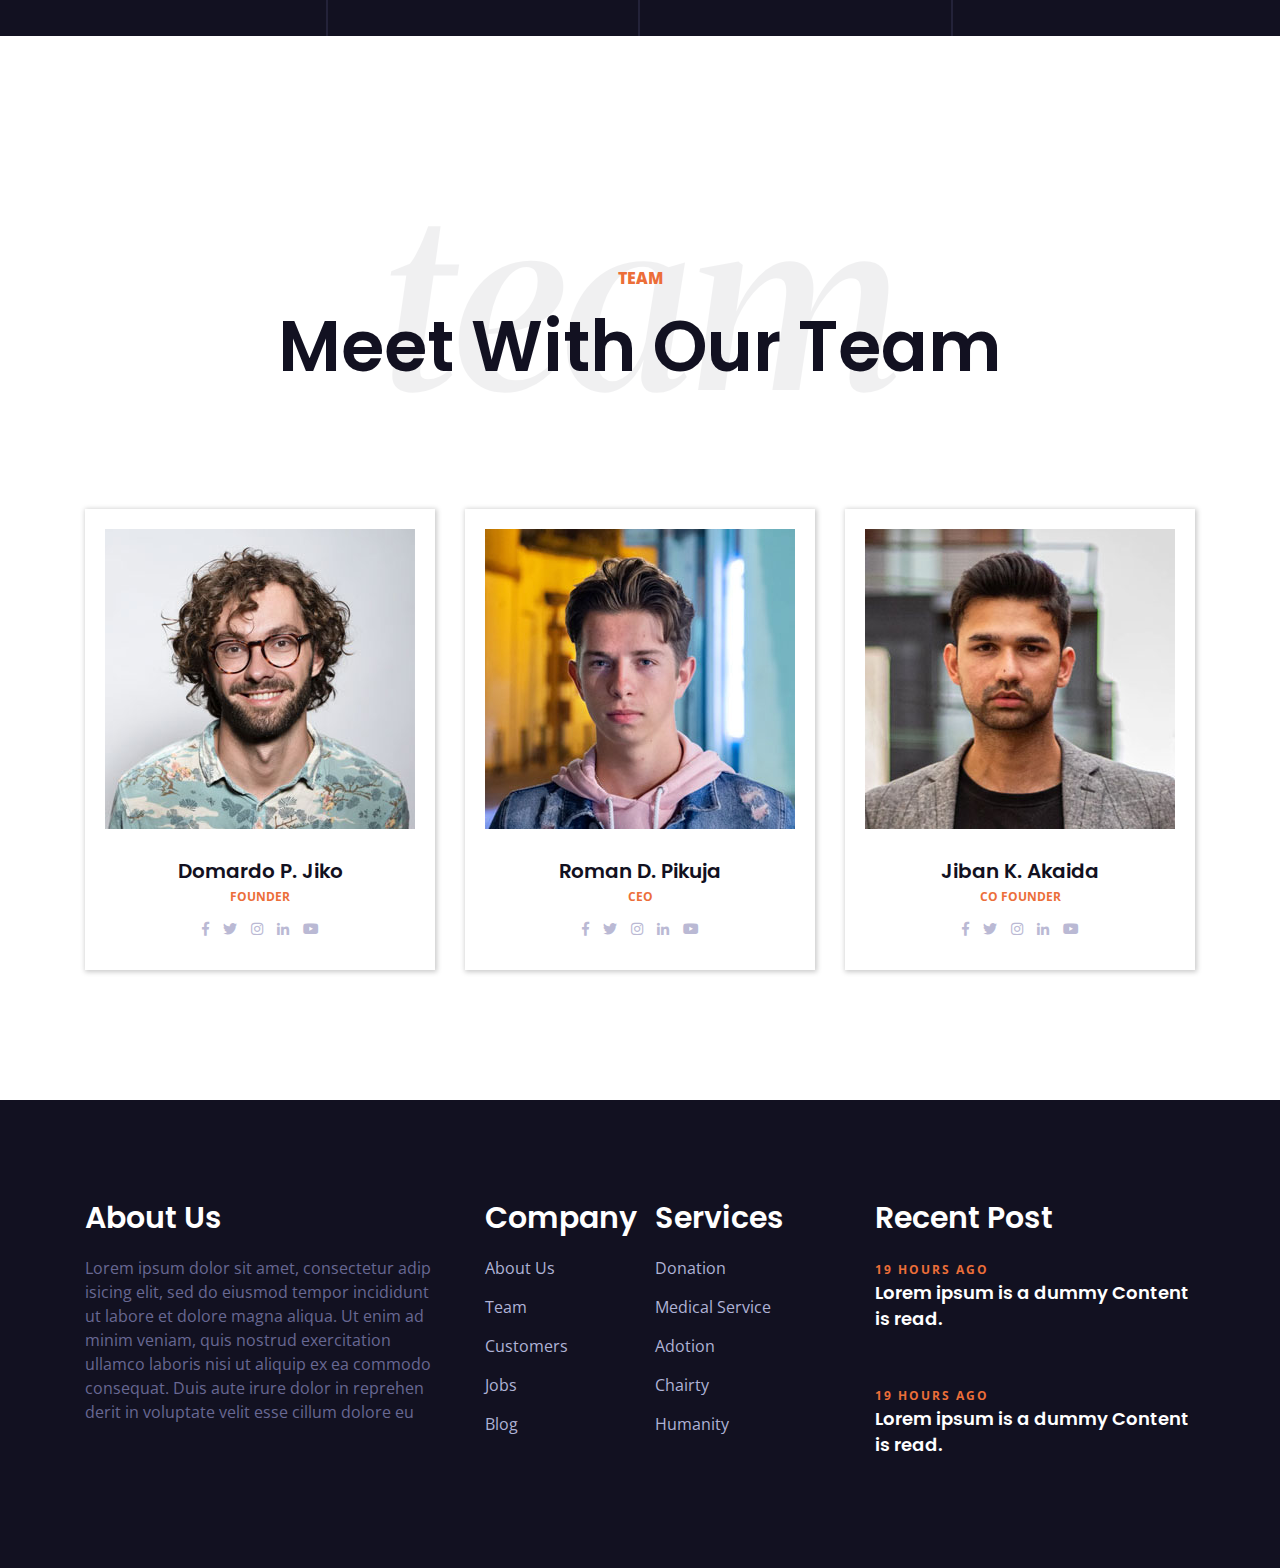
<file: about.html>
<!doctype html>
<html class="no-js" lang="">
    <head>
        <meta charset="utf-8">
        <meta http-equiv="x-ua-compatible" content="ie=edge">
        <title>Site Title Here</title>
        <meta name="description" content="">
        <meta name="viewport" content="width=device-width, initial-scale=1">

        <link rel="manifest" href="site.webmanifest">
		<link rel="shortcut icon" type="image/x-icon" href="img/favicon.ico">
        <!-- Place favicon.ico in the root directory -->

		<!-- CSS here -->
        <link rel="stylesheet" href="css/bootstrap.min.css">
        <link rel="stylesheet" href="css/owl.carousel.min.css">
        <link rel="stylesheet" href="css/animate.min.css">
        <link rel="stylesheet" href="css/magnific-popup.css">
        <link rel="stylesheet" href="css/fontawesome-all.min.css">
        <link rel="stylesheet" href="css/meanmenu.css">
        <link rel="stylesheet" href="css/slick.css">
        <link rel="stylesheet" href="css/default.css">
        <link rel="stylesheet" href="css/style.css">
        <link rel="stylesheet" href="css/responsive.css">
    </head>
    <body>
        
    <!-- Header area section start -->
     <header class="transparent-header">
         <div class="header-top pt-30 pb-30">
             <div class="container">
                 <div class="row align-items-center">
                     <div class="col-xl-9 col-lg-9 col-md-9 d-none d-md-block">
                         <div class="header-info">
                             <ul>
                                   <li>
                                        <div class="header-info-icon f-left">
                                            <i class="fas fa-check-square"></i>
                                        </div>
                                        <div class="header-info-text fix">
                                            <span class="text-uppercase">Available Support</span>
                                            <h4>24/7 Online Support</h4>
                                        </div>
                                   </li>
                                   <li>
                                        <div class="header-info-icon f-left">
                                            <i class="fas fa-clock"></i>
                                        </div>
                                        <div class="header-info-text fix">
                                            <span class="text-uppercase">Work time</span>
                                            <h4>10am - 12pm</h4>
                                        </div>
                                   </li>
                                   <li>
                                        <div class="header-info-icon f-left">
                                            <i class="fas fa-envelope"></i>
                                        </div>
                                        <div class="header-info-text fix">
                                            <span class="text-uppercase">get in touch</span>
                                            <h4>info@example.com</h4>
                                        </div>
                                   </li>
                             </ul>
                         </div>
                     </div>
                     <div class="col-xl-3 col-lg-3 col-md-3">
                         <div class="header-login text-center text-md-right text-uppercase">
                             <a href="#"><i class="fas fa-lock"></i>Signup/login</a>
                         </div>
                     </div>
                 </div>
             </div>
         </div>
         <div class="menu-area">
             <div class="container">
                 <div class="menu-box">
                     <div class="row align-items-center ">
                        <div class="col-xl-3 col-lg-3 col-md-4">
                            <div class="logo">
                              <a href="index.html"><img src="img/logo.png" alt="..." class="img-fluid"></a>
                            </div>
                        </div>
                        <div class="col-xl-9 col-lg-9 col-md-8 d-flex align-items-center justify-content-end">
                            
                            <div class="main-menu f-right d-none d-md-block">
                                <nav id="mobile-menu">
                                   <ul>
                                      <li><a href="">Home</a></li>
                                      <li><a href="">event</a>
                                        <ul class="submenu">
                                          <li><a href="">Home</a></li>
                                          <li><a href="">event</a></li>
                                          <li><a href="">causes</a></li>
                                          <li><a href="">Pages</a></li>
                                          <li><a href="">blog</a></li>
                                          <li><a href="">sermons</a></li>
                                        </ul>

                                      </li>
                                      <li><a href="">causes</a></li>
                                      <li><a href="">Pages</a></li>
                                      <li><a href="">blog</a></li>
                                      <li><a href="">sermons</a></li>
                                    </ul>
                                </nav>
                            </div>
                            <div class="header-btn f-right ml-38 d-none d-md-block">
                                <a href="#" class="f-btn">donate now</a>
                            </div>
                        </div>
                        <div class="col-12">
                          <div class="mobile-menu"></div>
                        </div>
                     </div>
                 </div>
             </div>
         </div>
     </header>


     <!-- Header area section end -->

     <main>
         <!-- hero area section start -->
      <section class="page-title-area text-center bg-overlay d-flex align-items-center" data-background="img/hero-about-bg.jpg">
          <div class="container">
              <div class="about-hero-wrapper hero-wrapper position-relative">
                <h2 class="font-merri">About Us</h2>
                <h1 class="back-text font-merri">churches</h1>
              </div>
          </div>
      </section>
     <!-- hero area section end -->


     <!-- mission area start -->
     <div class="mission-area pt-80 pb-80">
       <div class="container">
         <div class="row">
           <div class="col-lg-6">
             <div class="about-img mb-30">
               <img src="img/c-card-img.jpg" alt="..." class="img-fluid">
             </div>
           </div>
           <div class="col-lg-6 pl-70 pt-190">
             <div class="about-text mb-30">
               <div class="about-icon position-relative mb-50">
                 <img src="img/churches.png" alt="..." class="ch-icon">
                 <img src="img/church-back-icon.png" alt="..." class="about-back-icon">
               </div>
               <h2>Our Mission <br>
               American Chuches</h2>
               <p>Lorem ipsum dolor sit amet, consectetur adipisicing, elit. Optio dicta amet maxime perspiciatis, saepe tempore, dignissimos error veritatis quibusdam recusandae?</p>
               <p>Lorem ipsum dolor sit amet, consectetur adipisicing, elit. Optio dicta amet maxime perspiciatis, saepe tempore, dignissimos error veritatis quibusdam recusandae?</p>
               <div class="about-link mt-40">
                 <a href="#">Read More</a>
               </div>
             </div>
           </div>
         </div>
       </div>
     </div>
     <!-- misssion area end -->
     <!-- mission area start -->
     <div class="vission-area pt-80 pb-80 gray-bg z-2">
       <div class="container">
         <div class="row flex-row-reverse">
           <div class="col-lg-6">
             <div class="about-img mb-30">
               <img src="img/c-card-img.jpg" alt="..." class="img-fluid">
             </div>
           </div>
           <div class="col-lg-6 pl-70 pt-190">
             <div class="about-text mb-30">
               <div class="about-icon position-relative mb-50 overflow-hidden">
                 <img src="img/churches.png" alt="..." class="ch-icon">
                 <h1 class="back-text font-merri">vission</h1>
               </div>
               <h2>Our Mission <br>
               American Chuches</h2>
               <p>Lorem ipsum dolor sit amet, consectetur adipisicing, elit. Optio dicta amet maxime perspiciatis, saepe tempore, dignissimos error veritatis quibusdam recusandae?</p>
               <p>Lorem ipsum dolor sit amet, consectetur adipisicing, elit. Optio dicta amet maxime perspiciatis, saepe tempore, dignissimos error veritatis quibusdam recusandae?</p>
               <div class="about-link mt-40">
                 <a href="#">Read More</a>
               </div>
             </div>
           </div>
         </div>
       </div>
     </div>
     <!-- misssion area end -->

    

     


<!-- fact area section start -->
     <section class="fact-area mt-100 mb-100 black-bg">
        <div class="container-fluid">
          <div class="row no-gutters row-fact">
            <div class="col-xl-3 col-lg-3 col-md-3 col-sm-6">
              <div class="single-fact text-center">
                <img src="img/c-icon-1.png" alt="">
                <h1>10M<span>+</span></h1>
                <span>Donors</span>
              </div>
            </div>
            <div class="col-xl-3 col-lg-3 col-md-3 col-sm-6">
              <div class="single-fact text-center">
                <img src="img/c-icon-1.png" alt="">
                <h1>10M<span>+</span></h1>
                <span>Donors</span>
              </div>
            </div>
            <div class="col-xl-3 col-lg-3 col-md-3 col-sm-6">
              <div class="single-fact text-center">
                <img src="img/c-icon-1.png" alt="">
                <h1>10M<span>+</span></h1>
                <span>Donors</span>
              </div>
            </div>
            <div class="col-xl-3 col-lg-3 col-md-3 col-sm-6">
              <div class="single-fact text-center">
                <img src="img/c-icon-1.png" alt="">
                <h1>10M<span>+</span></h1>
                <span>Donors</span>
              </div>
            </div>

          </div>
        </div>
     </section>
    <!-- fact area section end -->

    <!-- Team area design start -->
       <section class="team-area event-area pt-130 pb-100">
         <div class="container">
           <div class="row">
                <div class="col mb-80">
                  <div class="section-title text-center position-relative mb-40">
                      <span>team</span>
                      <h2 class="font-pop f-600">Meet With Our Team</h2>
                      <h1 class="s-back-title font-merri">team</h1>
                 </div>
                </div>
           </div>
           <div class="row">
             <div class="col-lg-4 col-md-6">
               <div class="team-box text-center mb-30">
                 <div class="team-img">
                   <img src="img/team-1.jpg" alt="...">
                 </div>
                 <div class="team-content">
                   <h4>Domardo P. Jiko</h4>
                   <span>Founder</span>
                   <div class="team-social">
                     <a href="#"><i class="fab fa-facebook-f"></i></a>
                     <a href="#"><i class="fab fa-twitter"></i></a>
                     <a href="#"><i class="fab fa-instagram"></i></a>
                     <a href="#"><i class="fab fa-linkedin-in"></i></a>
                     <a href="#"><i class="fab fa-youtube"></i></a>
                   </div>
                 </div>

               </div>
             </div>
             <div class="col-lg-4 col-md-6">
               <div class="team-box text-center mb-30">
                 <div class="team-img">
                   <img src="img/team-2.jpg" alt="...">
                 </div>
                 <div class="team-content">
                   <h4>Roman D. Pikuja</h4>
                   <span>CEO</span>
                   <div class="team-social">
                     <a href="#"><i class="fab fa-facebook-f"></i></a>
                     <a href="#"><i class="fab fa-twitter"></i></a>
                     <a href="#"><i class="fab fa-instagram"></i></a>
                     <a href="#"><i class="fab fa-linkedin-in"></i></a>
                     <a href="#"><i class="fab fa-youtube"></i></a>
                   </div>
                 </div>

               </div>
             </div>
             <div class="col-lg-4 col-md-6">
               <div class="team-box text-center mb-30">
                 <div class="team-img">
                   <img src="img/team-3.jpg" alt="...">
                 </div>
                 <div class="team-content">
                   <h4>Jiban K. Akaida</h4>
                   <span>Co Founder</span>
                   <div class="team-social">
                     <a href="#"><i class="fab fa-facebook-f"></i></a>
                     <a href="#"><i class="fab fa-twitter"></i></a>
                     <a href="#"><i class="fab fa-instagram"></i></a>
                     <a href="#"><i class="fab fa-linkedin-in"></i></a>
                     <a href="#"><i class="fab fa-youtube"></i></a>
                   </div>
                 </div>

               </div>
             </div>
           </div>
         </div>
       </section>
    <!-- Team area design start -->

    <!-- footer area start -->
    <footer>
      <section class="footer-area black-bg pt-100 pb-60">
        <div class="container">
          <div class="row">
            <div class="col-xl-4 col-lg-7 col-md-7">
              <div class="footer-widget mb-50">
                <h2 class="footer-widget-title">About Us</h2>
                <p>Lorem ipsum dolor sit amet, consectetur adip isicing elit, sed do eiusmod tempor incididunt ut labore et dolore magna aliqua. Ut enim ad minim veniam, quis nostrud exercitation ullamco laboris nisi ut aliquip ex ea commodo consequat. Duis aute irure dolor in reprehen derit in voluptate velit esse cillum dolore eu </p>
              </div>
            </div>
            <div class="col-xl-2 col-lg-5 col-md-5">
              <div class="footer-widget pl-20 mb-50">
                <h2 class="footer-widget-title">Company</h2>
                <ul>
                  <li><a href="#">About Us</a></li>
                  <li><a href="">Team</a></li>
                  <li><a href="">Customers</a></li>
                  <li><a href="">Jobs</a></li>
                  <li><a href="">Blog</a></li>
                </ul>
              </div>
            </div>
            <div class="col-xl-2 col-lg-5 col-md-5">
              <div class="footer-widget mb-50">
                <h2 class="footer-widget-title">Services</h2>
                <ul>
                  <li><a href="#">Donation</a></li>
                  <li><a href="">Medical Service</a></li>
                  <li><a href="">Adotion</a></li>
                  <li><a href="">Chairty</a></li>
                  <li><a href="">Humanity</a></li>
                </ul>
              </div>
            </div>
            <div class="col-xl-4 col-lg-7 col-md-7">
              <div class="footer-widget pl-30 mb-50">
                <h2 class="footer-widget-title">Recent Post</h2>
                <div class="footer-post">
                  <div class="footer-list">
                    <span>19 Hours Ago</span>
                    <h3><a href="#">Lorem ipsum is a dummy Content is read.</a></h3>
                  </div>
                  <div class="footer-list">
                    <span>19 Hours Ago</span>
                    <h3><a href="#">Lorem ipsum is a dummy Content is read.</a></h3>
                  </div>
                </div>
                
              </div>
            </div>
          </div>
        </div>
      </section>
    </footer>
    <!-- footer area end -->






     </main>




		<!-- JS here -->
        <script src="js/vendor/modernizr-3.5.0.min.js"></script>
        <script src="js/vendor/jquery-1.12.4.min.js"></script>
        <script src="js/popper.min.js"></script>
        <script src="js/bootstrap.min.js"></script>
        <script src="js/owl.carousel.min.js"></script>
        <script src="js/isotope.pkgd.min.js"></script>
        <script src="js/one-page-nav-min.js"></script>
        <script src="js/slick.min.js"></script>
        <script src="js/jquery.meanmenu.min.js"></script>
        <script src="js/ajax-form.js"></script>
        <script src="js/wow.min.js"></script>
        <script src="js/jquery.scrollUp.min.js"></script>
        <script src="js/imagesloaded.pkgd.min.js"></script>
        <script src="js/jquery.magnific-popup.min.js"></script>
        <script src="js/plugins.js"></script>
        <script src="js/main.js"></script>
    </body>
</html>
</file>
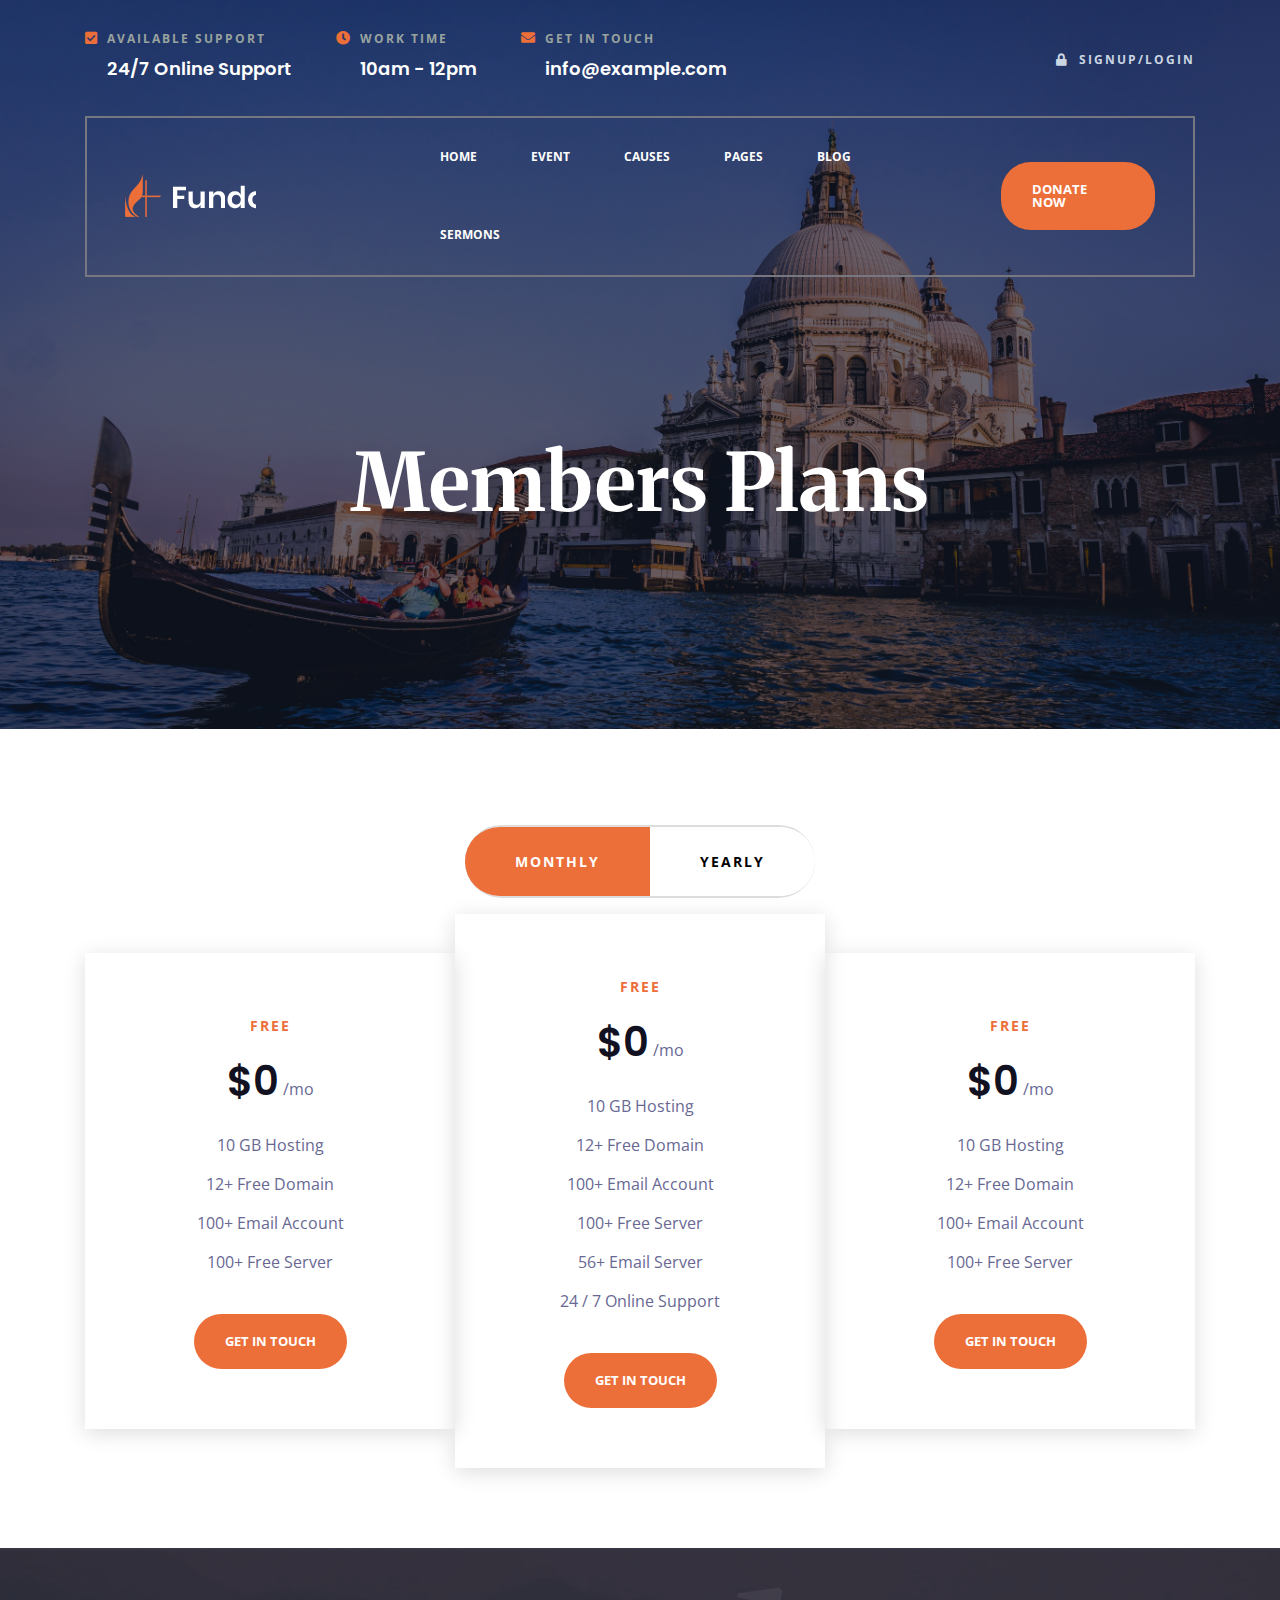
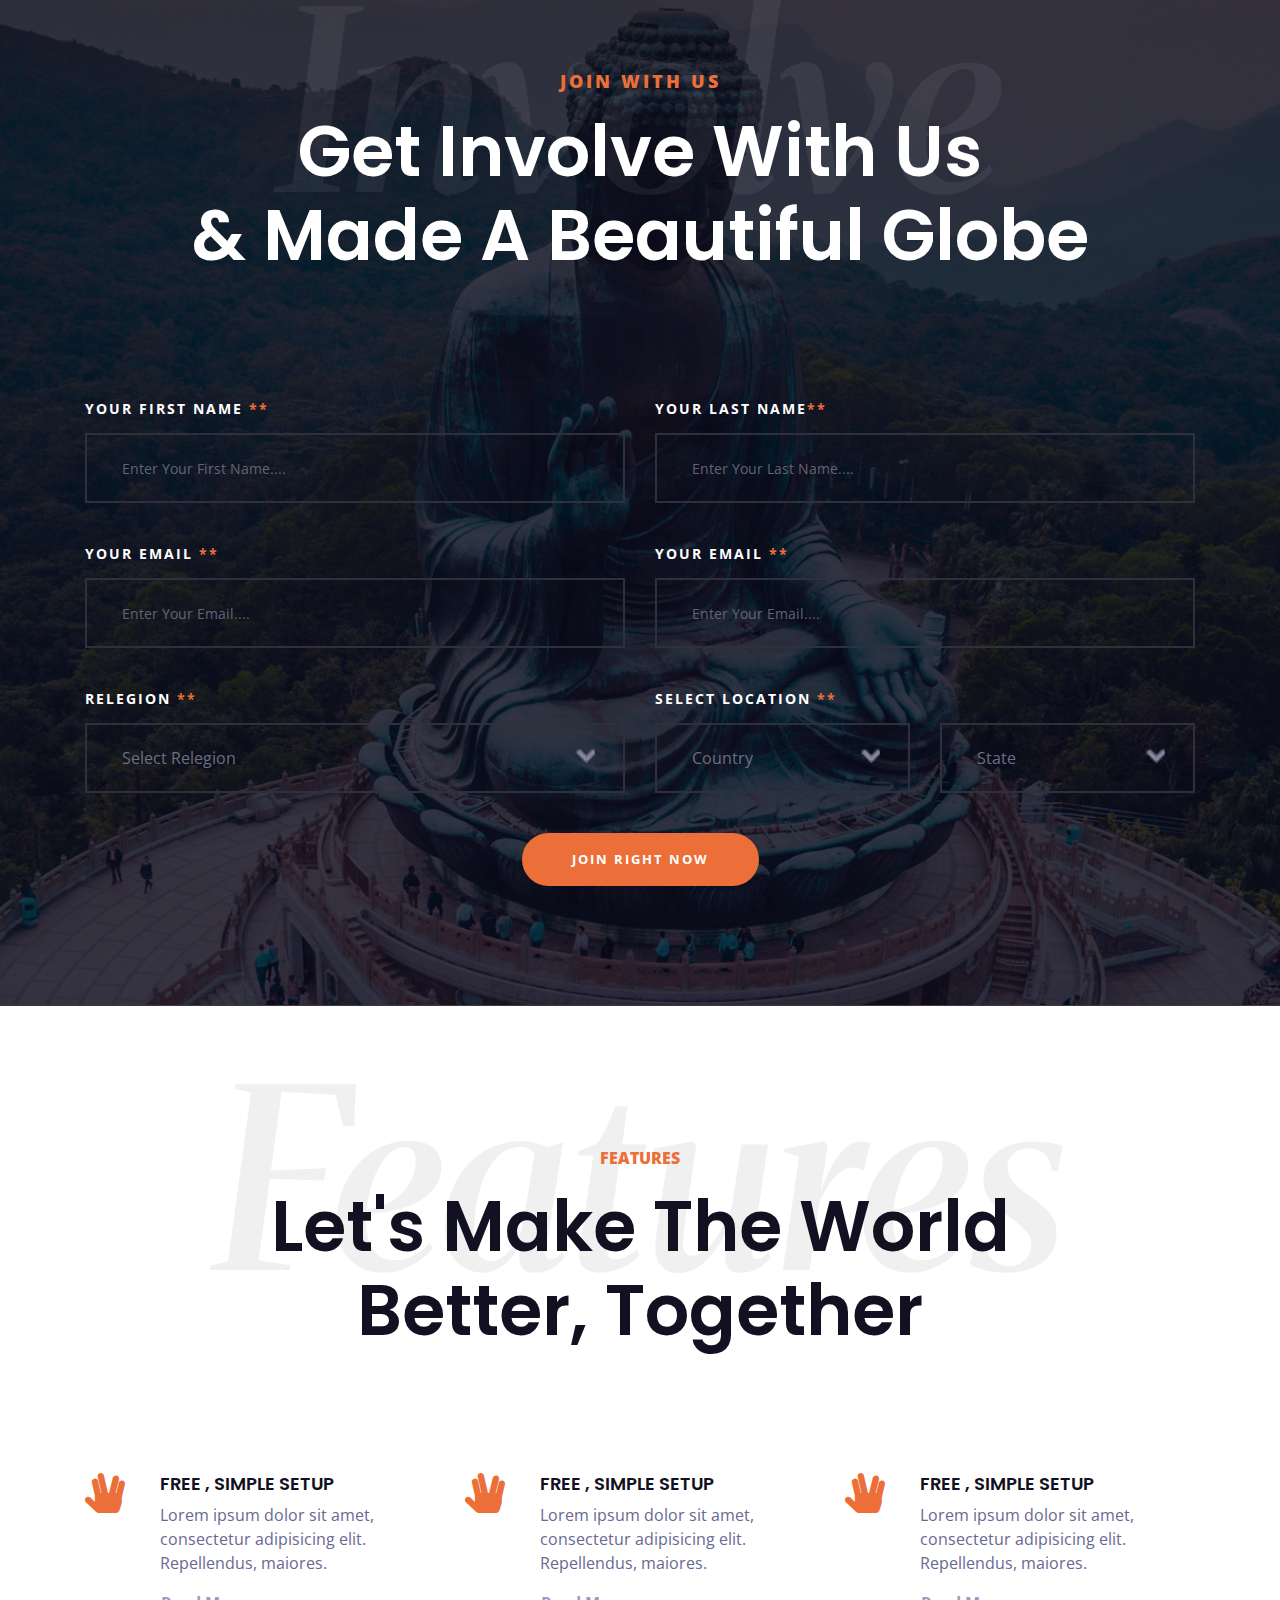
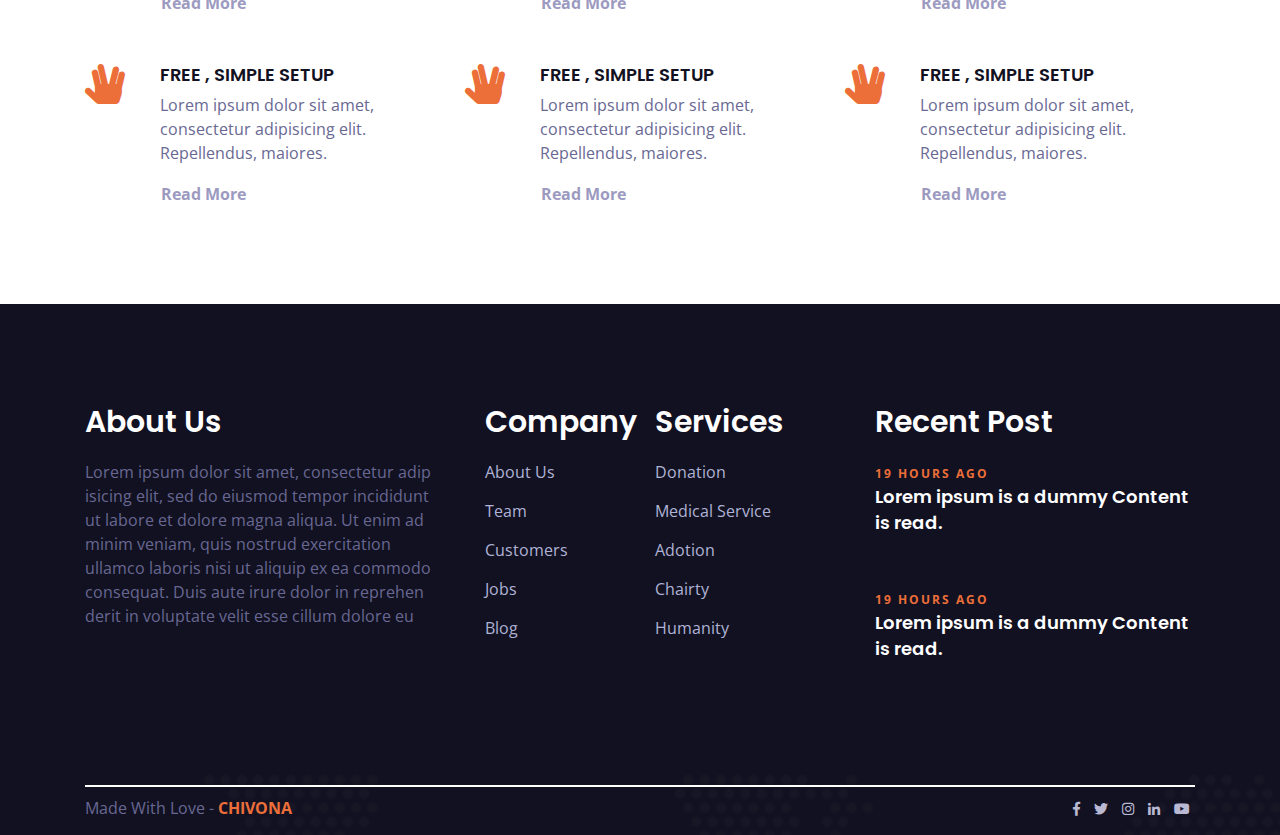
<file: pricing.html>
<!DOCTYPE html>
<html class="no-js" lang="">
  <head>
    <meta charset="utf-8" />
    <meta http-equiv="x-ua-compatible" content="ie=edge" />
    <title>Site Title Here</title>
    <meta name="description" content="" />
    <meta name="viewport" content="width=device-width, initial-scale=1" />

    <link rel="manifest" href="site.webmanifest" />
    <link rel="shortcut icon" type="image/x-icon" href="img/favicon.ico" />
    <!-- Place favicon.ico in the root directory -->

    <!-- CSS here -->
    <link rel="stylesheet" href="css/bootstrap.min.css" />
    <link rel="stylesheet" href="css/owl.carousel.min.css" />
    <link rel="stylesheet" href="css/animate.min.css" />
    <link rel="stylesheet" href="css/magnific-popup.css" />
    <link rel="stylesheet" href="css/fontawesome-all.min.css" />
    <link rel="stylesheet" href="css/meanmenu.css" />
    <link rel="stylesheet" href="css/slick.css" />
    <link rel="stylesheet" href="css/default.css" />
    <link rel="stylesheet" href="css/style.css" />
    <link rel="stylesheet" href="css/responsive.css" />
  </head>
  <body>
    <!-- Header area section start -->
    <header class="transparent-header">
      <div class="header-top pt-30 pb-30">
        <div class="container">
          <div class="row align-items-center">
            <div class="col-xl-9 col-lg-9 col-md-9 d-none d-md-block">
              <div class="header-info">
                <ul>
                  <li>
                    <div class="header-info-icon f-left">
                      <i class="fas fa-check-square"></i>
                    </div>
                    <div class="header-info-text fix">
                      <span class="text-uppercase">Available Support</span>
                      <h4>24/7 Online Support</h4>
                    </div>
                  </li>
                  <li>
                    <div class="header-info-icon f-left">
                      <i class="fas fa-clock"></i>
                    </div>
                    <div class="header-info-text fix">
                      <span class="text-uppercase">Work time</span>
                      <h4>10am - 12pm</h4>
                    </div>
                  </li>
                  <li>
                    <div class="header-info-icon f-left">
                      <i class="fas fa-envelope"></i>
                    </div>
                    <div class="header-info-text fix">
                      <span class="text-uppercase">get in touch</span>
                      <h4>info@example.com</h4>
                    </div>
                  </li>
                </ul>
              </div>
            </div>
            <div class="col-xl-3 col-lg-3 col-md-3">
              <div
                class="header-login text-center text-md-right text-uppercase"
              >
                <a href="#"><i class="fas fa-lock"></i>Signup/login</a>
              </div>
            </div>
          </div>
        </div>
      </div>
      <div class="menu-area">
        <div class="container">
          <div class="menu-box">
            <div class="row align-items-center">
              <div class="col-xl-3 col-lg-3 col-md-4">
                <div class="logo">
                  <a href="index.html"
                    ><img src="img/logo.png" alt="..." class="img-fluid"
                  /></a>
                </div>
              </div>
              <div
                class="col-xl-9 col-lg-9 col-md-8 d-flex align-items-center justify-content-end"
              >
                <div class="main-menu f-right d-none d-md-block">
                  <nav id="mobile-menu">
                    <ul>
                      <li><a href="">Home</a></li>
                      <li>
                        <a href="">event</a>
                        <ul class="submenu">
                          <li><a href="">Home</a></li>
                          <li><a href="">event</a></li>
                          <li><a href="">causes</a></li>
                          <li><a href="">Pages</a></li>
                          <li><a href="">blog</a></li>
                          <li><a href="">sermons</a></li>
                        </ul>
                      </li>
                      <li><a href="">causes</a></li>
                      <li><a href="">Pages</a></li>
                      <li><a href="">blog</a></li>
                      <li><a href="">sermons</a></li>
                    </ul>
                  </nav>
                </div>
                <div class="header-btn f-right ml-38 d-none d-md-block">
                  <a href="#" class="f-btn">donate now</a>
                </div>
              </div>
              <div class="col-12">
                <div class="mobile-menu"></div>
              </div>
            </div>
          </div>
        </div>
      </div>
    </header>

    <!-- Header area section end -->

    <main>
      <!-- hero area section start -->
      <section
        class="page-title-area text-center bg-overlay d-flex align-items-center"
        data-background="img/hero-about-bg.jpg"
      >
        <div class="container">
          <div class="about-hero-wrapper hero-wrapper position-relative">
            <h2 class="font-merri">Members Plans</h2>
          </div>
        </div>
      </section>
      <!-- hero area section end -->

      <!-- price area start -->
      <div class="price-area pt-80 pb-80">
        <div class="container">
          <div class="price-tab-area">
            <div class="text-center my-3">
              <ul
                class="nav price-menu justify-content-center"
                id="myTab"
                role="tablist"
              >
                <li class="nav-item">
                  <a
                    class="nav-link active"
                    id="home-tab"
                    data-toggle="tab"
                    href="#home"
                    role="tab"
                    aria-controls="home"
                    aria-selected="true"
                    >Monthly</a
                  >
                </li>
                <li class="nav-item">
                  <a
                    class="nav-link"
                    id="profile-tab"
                    data-toggle="tab"
                    href="#profile"
                    role="tab"
                    aria-controls="profile"
                    aria-selected="false"
                    >Yearly</a
                  >
                </li>
              </ul>
            </div>
            <div class="tab-content" id="myTabContent">
              <div
                class="tab-pane fade show active"
                id="home"
                role="tabpanel"
                aria-labelledby="home-tab"
              >
                <div class="row no-gutters text-center align-items-center">
                  <div class="col-lg-4 col-md-6">
                    <div class="price-box">
                      <div class="price-name">
                        <span>Free</span>
                      </div>
                      <div class="price-info">
                        <h2>$0</h2>
                        <span>/mo</span>
                      </div>
                      <ul class="price-list mb-40">
                        <li>10 GB Hosting</li>
                        <li>12+ Free Domain</li>
                        <li>100+ Email Account</li>
                        <li>100+ Free Server</li>
                      </ul>
                      <div class="price-btn">
                        <a href="#" class="f-btn">Get in Touch</a>
                      </div>
                    </div>
                  </div>
                  <div class="col-lg-4 col-md-6">
                    <div class="price-box">
                      <div class="price-name">
                        <span>Free</span>
                      </div>
                      <div class="price-info">
                        <h2>$0</h2>
                        <span>/mo</span>
                      </div>
                      <ul class="price-list mb-40">
                        <li>10 GB Hosting</li>
                        <li>12+ Free Domain</li>
                        <li>100+ Email Account</li>
                        <li>100+ Free Server</li>
                        <li>56+ Email Server</li>
                        <li>24 / 7 Online Support</li>
                      </ul>
                      <div class="price-btn">
                        <a href="#" class="f-btn">Get in Touch</a>
                      </div>
                    </div>
                  </div>
                  <div class="col-lg-4 col-md-6">
                    <div class="price-box">
                      <div class="price-name">
                        <span>Free</span>
                      </div>
                      <div class="price-info">
                        <h2>$0</h2>
                        <span>/mo</span>
                      </div>
                      <ul class="price-list mb-40">
                        <li>10 GB Hosting</li>
                        <li>12+ Free Domain</li>
                        <li>100+ Email Account</li>
                        <li>100+ Free Server</li>
                      </ul>
                      <div class="price-btn">
                        <a href="#" class="f-btn">Get in Touch</a>
                      </div>
                    </div>
                  </div>
                </div>
              </div>
              <div
                class="tab-pane fade"
                id="profile"
                role="tabpanel"
                aria-labelledby="profile-tab"
              >
                <div class="row no-gutters text-center align-items-center">
                  <div class="col-lg-4 col-md-6">
                    <div class="price-box">
                      <div class="price-name">
                        <span>Free</span>
                      </div>
                      <div class="price-info">
                        <h2>$0</h2>
                        <span>/yr</span>
                      </div>
                      <ul class="price-list mb-40">
                        <li>10 GB Hosting</li>
                        <li>12+ Free Domain</li>
                        <li>100+ Email Account</li>
                        <li>100+ Free Server</li>
                      </ul>
                      <div class="price-btn">
                        <a href="#" class="f-btn">Get in Touch</a>
                      </div>
                    </div>
                  </div>
                  <div class="col-lg-4 col-md-6">
                    <div class="price-box">
                      <div class="price-name">
                        <span>Free</span>
                      </div>
                      <div class="price-info">
                        <h2>$0</h2>
                        <span>/yr</span>
                      </div>
                      <ul class="price-list mb-40">
                        <li>10 GB Hosting</li>
                        <li>12+ Free Domain</li>
                        <li>100+ Email Account</li>
                        <li>100+ Free Server</li>
                        <li>56+ Email Server</li>
                        <li>24 / 7 Online Support</li>
                      </ul>
                      <div class="price-btn">
                        <a href="#" class="f-btn">Get in Touch</a>
                      </div>
                    </div>
                  </div>
                  <div class="col-lg-4 col-md-6">
                    <div class="price-box">
                      <div class="price-name">
                        <span>Free</span>
                      </div>
                      <div class="price-info">
                        <h2>$0</h2>
                        <span>/yr</span>
                      </div>
                      <ul class="price-list mb-40">
                        <li>10 GB Hosting</li>
                        <li>12+ Free Domain</li>
                        <li>100+ Email Account</li>
                        <li>100+ Free Server</li>
                      </ul>
                      <div class="price-btn">
                        <a href="#" class="f-btn">Get in Touch</a>
                      </div>
                    </div>
                  </div>
                </div>
              </div>
            </div>
          </div>
        </div>
      </div>
      <!-- price area end -->

      <!-- contact section start -->
      <section
        class="contact-area event-area pt-120 pb-120 bg-overlay bg-overlay-8"
        data-background="img/contact-bg.jpg"
      >
        <div class="container">
          <div class="row">
            <div class="col mb-80">
              <div
                class="section-title section-title-white text-center position-relative mb-40"
              >
                <span>Join with us</span>
                <h2 class="font-pop f-600">
                  Get Involve With Us<br />
                  & Made A Beautiful Globe
                </h2>
                <h1 class="s-back-title font-merri">Involve</h1>
              </div>
            </div>
          </div>
          <div class="row">
            <div class="col-xl-6 col-lg-6 col-md-6">
              <div class="contact-input">
                <label for="name">Your first name <span>**</span></label>
                <input
                  id="name"
                  type="text"
                  name=""
                  placeholder="Enter Your first name...."
                />
              </div>
            </div>
            <div class="col-xl-6 col-lg-6 col-md-6">
              <div class="contact-input">
                <label for="name">Your last name<span>**</span></label>
                <input
                  id="name"
                  type="text"
                  name=""
                  placeholder="Enter Your last name...."
                />
              </div>
            </div>
            <div class="col-xl-6 col-lg-6 col-md-6">
              <div class="contact-input">
                <label for="email">Your email <span>**</span></label>
                <input
                  id="email"
                  type="email"
                  name=""
                  placeholder="Enter Your email...."
                />
              </div>
            </div>
            <div class="col-xl-6 col-lg-6 col-md-6">
              <div class="contact-input">
                <label for="email">Your email <span>**</span></label>
                <input
                  id="email"
                  type="email"
                  name=""
                  placeholder="Enter Your email...."
                />
              </div>
            </div>
            <div class="col-xl-6 col-lg-6 col-md-12">
              <div class="contact-input">
                <label for="name">relegion <span>**</span></label>
                <div class="input-select">
                  <select name="" id="">
                    <option value="01">Select Relegion</option>
                    <option value="01">Select Relegion</option>
                    <option value="01">Select Relegion</option>
                    <option value="01">Select Relegion</option>
                  </select>
                </div>
              </div>
            </div>
            <div class="col-xl-6 col-lg-6 col-md-12">
              <div class="contact-input">
                <label for="name">Select location <span>**</span></label>
                <div class="row">
                  <div class="col-xl-6 col-lg-6 col-md-6">
                    <div class="input-select">
                      <select name="" id="">
                        <option value="01">Country</option>
                        <option value="01">Country</option>
                        <option value="01">Country</option>
                        <option value="01">Country</option>
                      </select>
                    </div>
                  </div>
                  <div class="col-xl-6 col-lg-6 col-md-6">
                    <div class="input-select">
                      <select name="" id="">
                        <option value="01">State</option>
                        <option value="01">State</option>
                        <option value="01">State</option>
                        <option value="01">State</option>
                      </select>
                    </div>
                  </div>
                </div>
              </div>
            </div>
            <div class="col text-center">
              <button class="f-btn border-0 long-btn" type="submit">
                join right now
              </button>
            </div>
          </div>
        </div>
      </section>
      <!-- contact section end -->

      <!-- features area section start -->
      <section class="features-area event-area pt-140 pb-50">
        <div class="container">
          <div class="row">
            <div class="col mb-80">
              <div class="section-title text-center position-relative mb-40">
                <span>Features</span>
                <h2 class="font-pop f-600">
                  Let's make The world<br> better, together
                </h2>
                <h1 class="s-back-title font-merri">Features</h1>
              </div>
            </div>
          </div>
          <div class="row">
            <div class="col-xl-4 col-lg-4 col-md-6">
              <div class="features-box d-flex mb-50">
                <div class="features-icon">
                  <i class="fas fa-hand-spock"></i>
                </div>
                <div class="features-content ml-35">
                  <h5 class="fw-bold text-uppercase">Free , simple setup</h5>
                  <p>Lorem ipsum dolor sit amet, consectetur adipisicing elit. Repellendus, maiores.</p>
                  <div class="mt-10">
                    <a href="#" class="btn">Read More</a>
                  </div>
                </div>
              </div>
            </div>
            <div class="col-xl-4 col-lg-4 col-md-6">
              <div class="features-box d-flex mb-50">
                <div class="features-icon">
                  <i class="fas fa-hand-spock"></i>
                </div>
                <div class="features-content ml-35">
                  <h5 class="fw-bold text-uppercase">Free , simple setup</h5>
                  <p>Lorem ipsum dolor sit amet, consectetur adipisicing elit. Repellendus, maiores.</p>
                  <div class="mt-10">
                    <a href="#" class="btn">Read More</a>
                  </div>
                </div>
              </div>
            </div>
            <div class="col-xl-4 col-lg-4 col-md-6">
              <div class="features-box d-flex mb-50">
                <div class="features-icon">
                  <i class="fas fa-hand-spock"></i>
                </div>
                <div class="features-content ml-35">
                  <h5 class="fw-bold text-uppercase">Free , simple setup</h5>
                  <p>Lorem ipsum dolor sit amet, consectetur adipisicing elit. Repellendus, maiores.</p>
                  <div class="mt-10">
                    <a href="#" class="btn">Read More</a>
                  </div>
                </div>
              </div>
            </div>
            <div class="col-xl-4 col-lg-4 col-md-6">
              <div class="features-box d-flex mb-50">
                <div class="features-icon">
                  <i class="fas fa-hand-spock"></i>
                </div>
                <div class="features-content ml-35">
                  <h5 class="fw-bold text-uppercase">Free , simple setup</h5>
                  <p>Lorem ipsum dolor sit amet, consectetur adipisicing elit. Repellendus, maiores.</p>
                  <div class="mt-10">
                    <a href="#" class="btn">Read More</a>
                  </div>
                </div>
              </div>
            </div>
            <div class="col-xl-4 col-lg-4 col-md-6">
              <div class="features-box d-flex mb-50">
                <div class="features-icon">
                  <i class="fas fa-hand-spock"></i>
                </div>
                <div class="features-content ml-35">
                  <h5 class="fw-bold text-uppercase">Free , simple setup</h5>
                  <p>Lorem ipsum dolor sit amet, consectetur adipisicing elit. Repellendus, maiores.</p>
                  <div class="mt-10">
                    <a href="#" class="btn">Read More</a>
                  </div>
                </div>
              </div>
            </div>
            <div class="col-xl-4 col-lg-4 col-md-6">
              <div class="features-box d-flex mb-50">
                <div class="features-icon">
                  <i class="fas fa-hand-spock"></i>
                </div>
                <div class="features-content ml-35">
                  <h5 class="fw-bold text-uppercase">Free , simple setup</h5>
                  <p>Lorem ipsum dolor sit amet, consectetur adipisicing elit. Repellendus, maiores.</p>
                  <div class="mt-10">
                    <a href="#" class="btn">Read More</a>
                  </div>
                </div>
              </div>
            </div>
            
          </div>
        </div>
      </section>
      <!-- features area section end -->

      <!-- footer area start -->
    <footer data-background="./img/footer-background-bg.png">
      <section class="footer-area black-bg pt-100 pb-60" >
        <div class="container">
          <div class="row">
            <div class="col-xl-4 col-lg-7 col-md-7">
              <div class="footer-widget mb-50">
                <h2 class="footer-widget-title">About Us</h2>
                <p>Lorem ipsum dolor sit amet, consectetur adip isicing elit, sed do eiusmod tempor incididunt ut labore et dolore magna aliqua. Ut enim ad minim veniam, quis nostrud exercitation ullamco laboris nisi ut aliquip ex ea commodo consequat. Duis aute irure dolor in reprehen derit in voluptate velit esse cillum dolore eu </p>
              </div>
            </div>
            <div class="col-xl-2 col-lg-5 col-md-5">
              <div class="footer-widget pl-20 mb-50">
                <h2 class="footer-widget-title">Company</h2>
                <ul>
                  <li><a href="#">About Us</a></li>
                  <li><a href="">Team</a></li>
                  <li><a href="">Customers</a></li>
                  <li><a href="">Jobs</a></li>
                  <li><a href="">Blog</a></li>
                </ul>
              </div>
            </div>
            <div class="col-xl-2 col-lg-5 col-md-5">
              <div class="footer-widget mb-50">
                <h2 class="footer-widget-title">Services</h2>
                <ul>
                  <li><a href="#">Donation</a></li>
                  <li><a href="">Medical Service</a></li>
                  <li><a href="">Adotion</a></li>
                  <li><a href="">Chairty</a></li>
                  <li><a href="">Humanity</a></li>
                </ul>
              </div>
            </div>
            <div class="col-xl-4 col-lg-7 col-md-7">
              <div class="footer-widget pl-30 mb-50">
                <h2 class="footer-widget-title">Recent Post</h2>
                <div class="footer-post">
                  <div class="footer-list">
                    <span>19 Hours Ago</span>
                    <h3><a href="#">Lorem ipsum is a dummy Content is read.</a></h3>
                  </div>
                  <div class="footer-list">
                    <span>19 Hours Ago</span>
                    <h3><a href="#">Lorem ipsum is a dummy Content is read.</a></h3>
                  </div>
                </div>
                
              </div>
            </div>
          </div>
        </div>
      </section>
      <section class="copyright-area">
        <div class="container">
          <div class="footer-line">
            <img src="img/footer-line.jpg" alt="...">
          </div>
          <div class="row   text-md-center">
            <div class="col-xl-6 col-lg-6 col-md-6">
              <div class="copyright-text text-center text-md-left">
                <p>Made With Love - <a href="#">Chivona</a></p>
              </div>
            </div>
            <div class="col-xl-6 col-lg-6 col-md-6 ">
              <div class="footer-social text-center text-md-right ">
                <a href="#"><i class="fab fa-facebook-f"></i></a>
                <a href="#"><i class="fab fa-twitter"></i></a>
                <a href="#"><i class="fab fa-instagram"></i></a>
                <a href="#"><i class="fab fa-linkedin-in"></i></a>
                <a href="#"><i class="fab fa-youtube"></i></a>
              </div>
            </div>
          </div>
        </div>
       </section>
    </footer>
    <!-- footer area end -->
    </main>

    <!-- JS here -->
    <script src="js/vendor/modernizr-3.5.0.min.js"></script>
    <script src="js/vendor/jquery-1.12.4.min.js"></script>
    <script src="js/popper.min.js"></script>
    <script src="js/bootstrap.min.js"></script>
    <script src="js/owl.carousel.min.js"></script>
    <script src="js/isotope.pkgd.min.js"></script>
    <script src="js/one-page-nav-min.js"></script>
    <script src="js/slick.min.js"></script>
    <script src="js/jquery.meanmenu.min.js"></script>
    <script src="js/ajax-form.js"></script>
    <script src="js/wow.min.js"></script>
    <script src="js/jquery.scrollUp.min.js"></script>
    <script src="js/imagesloaded.pkgd.min.js"></script>
    <script src="js/jquery.magnific-popup.min.js"></script>
    <script src="js/plugins.js"></script>
    <script src="js/main.js"></script>
  </body>
</html>
</file>
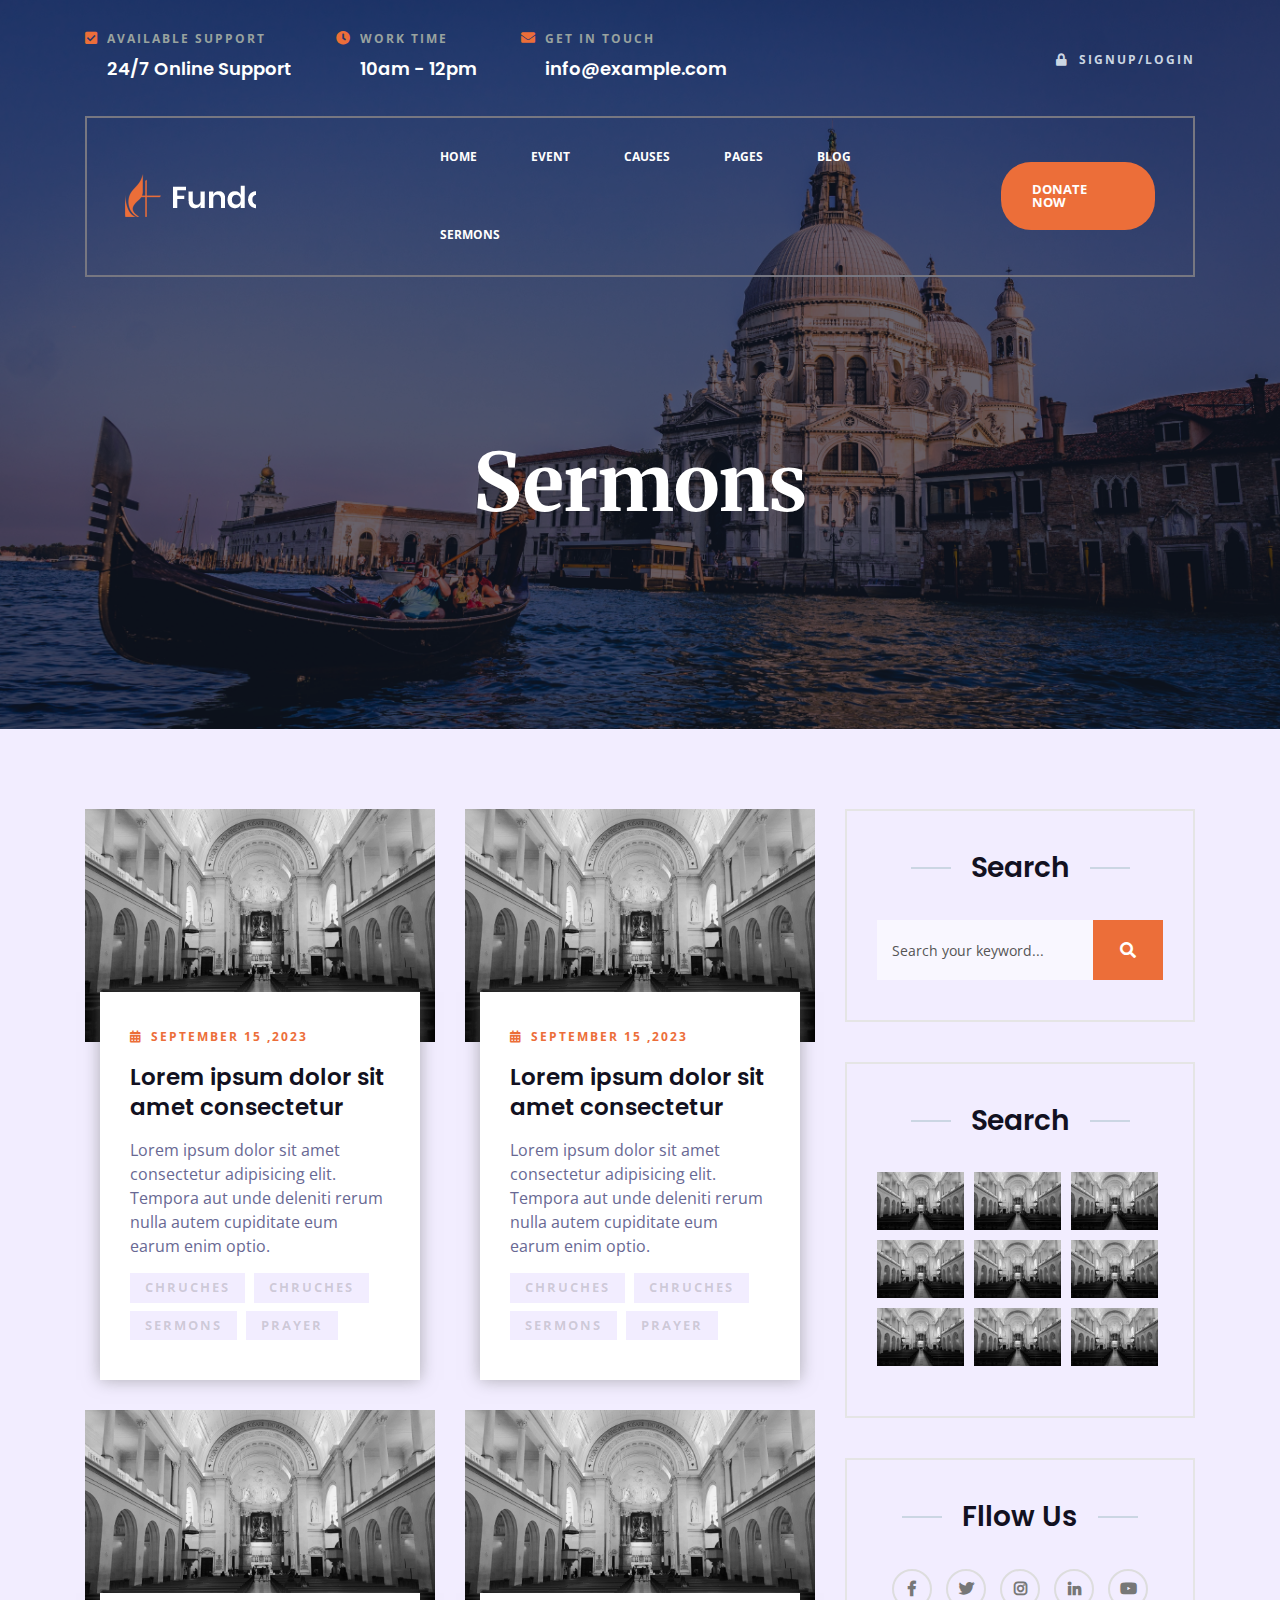
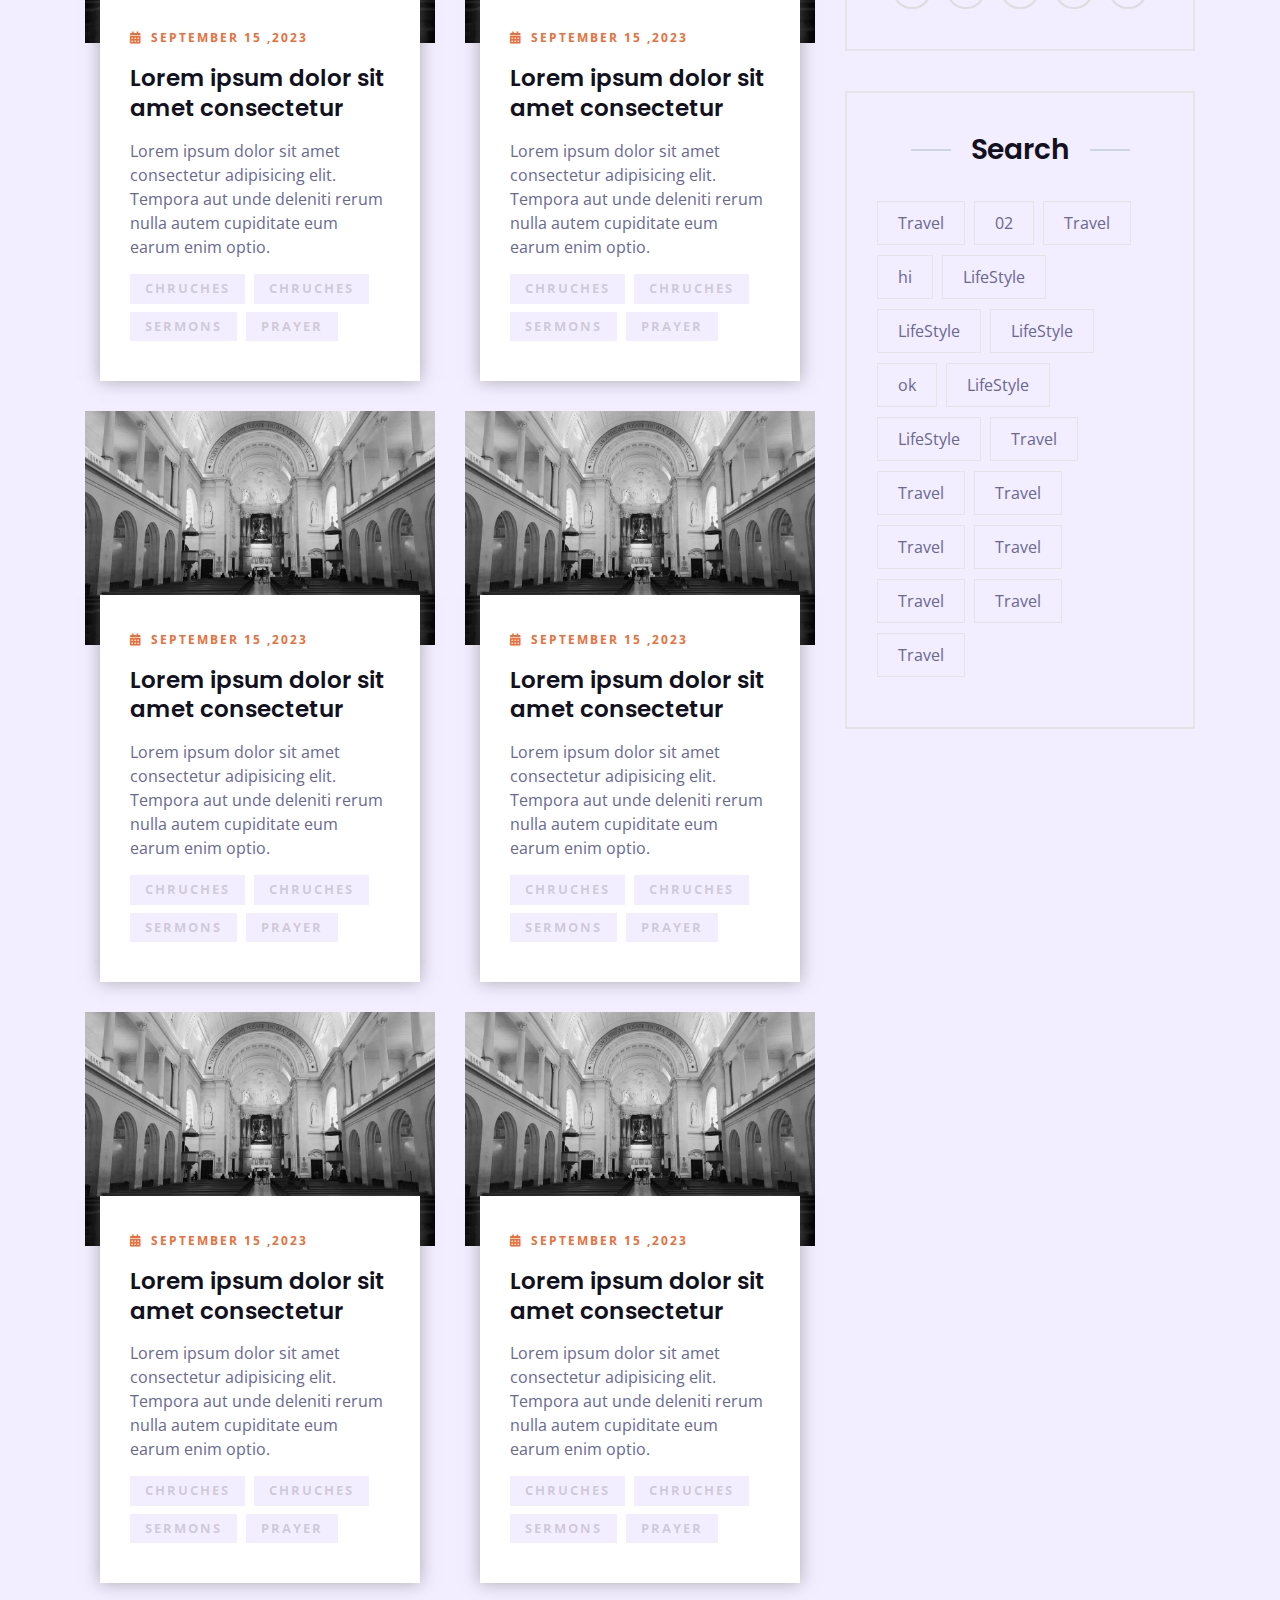
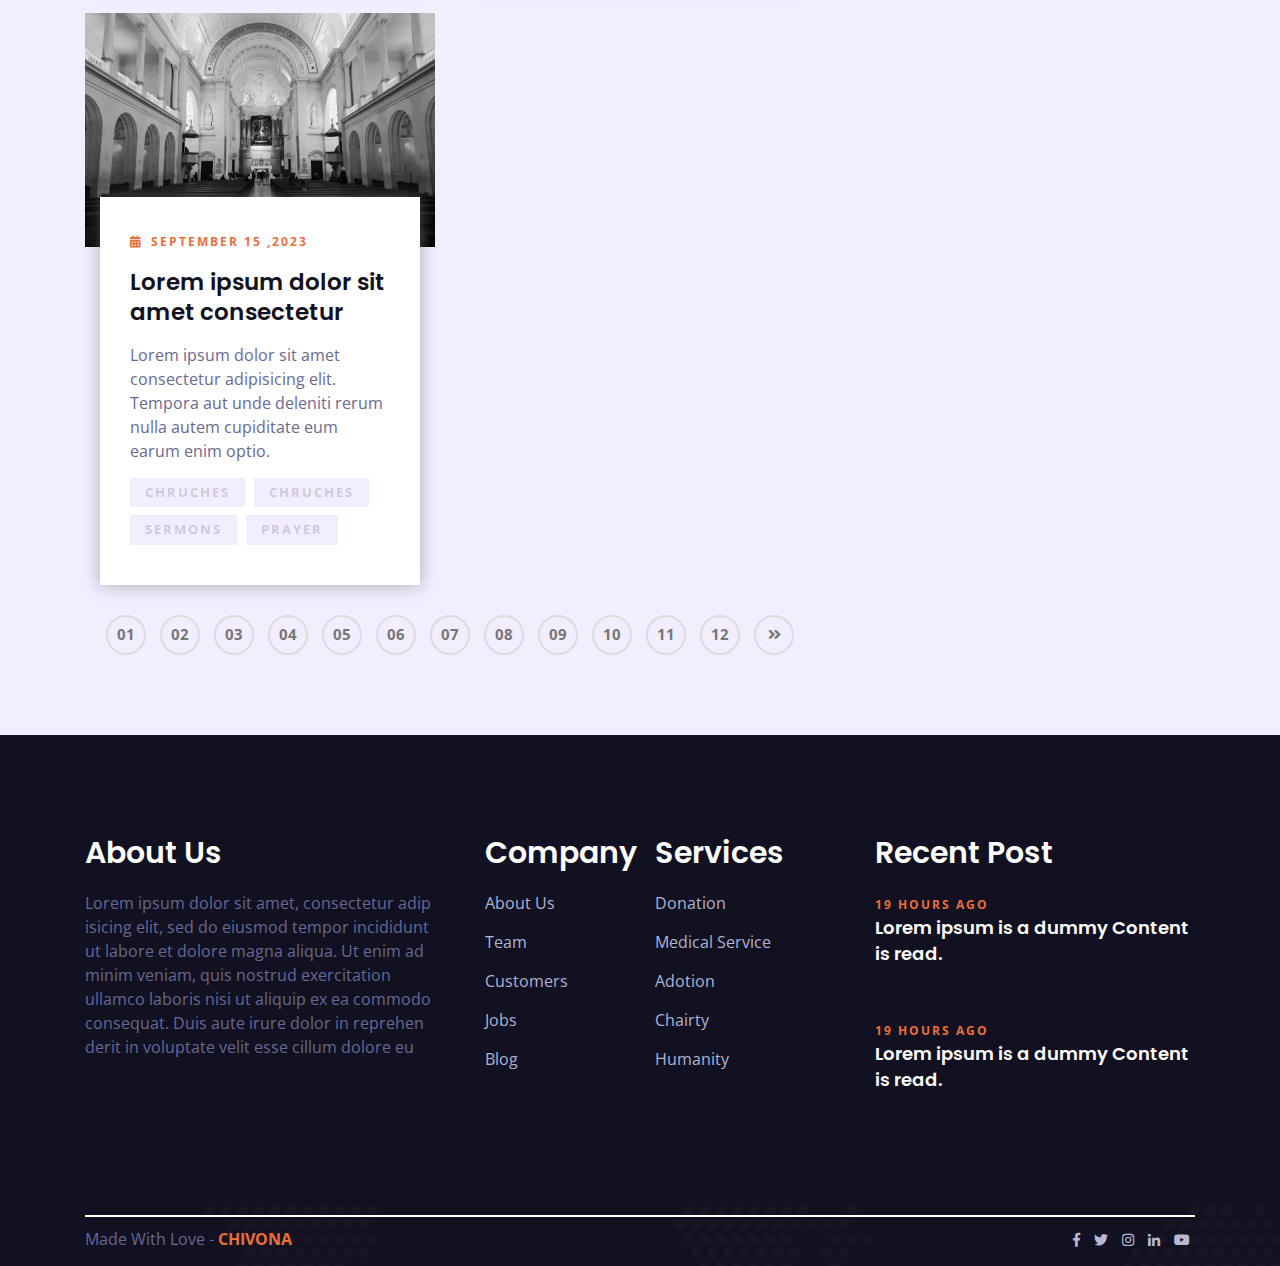
<file: service.html>
<!doctype html>
<html class="no-js" lang="">
    <head>
        <meta charset="utf-8">
        <meta http-equiv="x-ua-compatible" content="ie=edge">
        <title>Site Title Here</title>
        <meta name="description" content="">
        <meta name="viewport" content="width=device-width, initial-scale=1">

        <link rel="manifest" href="site.webmanifest">
		<link rel="shortcut icon" type="image/x-icon" href="img/favicon.ico">
        <!-- Place favicon.ico in the root directory -->

		<!-- CSS here -->
        <link rel="stylesheet" href="css/bootstrap.min.css">
        <link rel="stylesheet" href="css/owl.carousel.min.css">
        <link rel="stylesheet" href="css/animate.min.css">
        <link rel="stylesheet" href="css/magnific-popup.css">
        <link rel="stylesheet" href="css/fontawesome-all.min.css">
        <link rel="stylesheet" href="css/meanmenu.css">
        <link rel="stylesheet" href="css/slick.css">
        <link rel="stylesheet" href="css/default.css">
        <link rel="stylesheet" href="css/style.css">
        <link rel="stylesheet" href="css/responsive.css">
    </head>
    <body>
        
    <!-- Header area section start -->
     <header class="transparent-header">
         <div class="header-top pt-30 pb-30">
             <div class="container">
                 <div class="row align-items-center">
                     <div class="col-xl-9 col-lg-9 col-md-9 d-none d-md-block">
                         <div class="header-info">
                             <ul>
                                   <li>
                                        <div class="header-info-icon f-left">
                                            <i class="fas fa-check-square"></i>
                                        </div>
                                        <div class="header-info-text fix">
                                            <span class="text-uppercase">Available Support</span>
                                            <h4>24/7 Online Support</h4>
                                        </div>
                                   </li>
                                   <li>
                                        <div class="header-info-icon f-left">
                                            <i class="fas fa-clock"></i>
                                        </div>
                                        <div class="header-info-text fix">
                                            <span class="text-uppercase">Work time</span>
                                            <h4>10am - 12pm</h4>
                                        </div>
                                   </li>
                                   <li>
                                        <div class="header-info-icon f-left">
                                            <i class="fas fa-envelope"></i>
                                        </div>
                                        <div class="header-info-text fix">
                                            <span class="text-uppercase">get in touch</span>
                                            <h4>info@example.com</h4>
                                        </div>
                                   </li>
                             </ul>
                         </div>
                     </div>
                     <div class="col-xl-3 col-lg-3 col-md-3">
                         <div class="header-login text-center text-md-right text-uppercase">
                             <a href="#"><i class="fas fa-lock"></i>Signup/login</a>
                         </div>
                     </div>
                 </div>
             </div>
         </div>
         <div class="menu-area">
             <div class="container">
                 <div class="menu-box">
                     <div class="row align-items-center ">
                        <div class="col-xl-3 col-lg-3 col-md-4">
                            <div class="logo">
                              <a href="index.html"><img src="img/logo.png" alt="..." class="img-fluid"></a>
                            </div>
                        </div>
                        <div class="col-xl-9 col-lg-9 col-md-8 d-flex align-items-center justify-content-end">
                            
                            <div class="main-menu f-right d-none d-md-block">
                                <nav id="mobile-menu">
                                   <ul>
                                      <li><a href="">Home</a></li>
                                      <li><a href="">event</a>
                                        <ul class="submenu">
                                          <li><a href="">Home</a></li>
                                          <li><a href="">event</a></li>
                                          <li><a href="">causes</a></li>
                                          <li><a href="">Pages</a></li>
                                          <li><a href="">blog</a></li>
                                          <li><a href="">sermons</a></li>
                                        </ul>

                                      </li>
                                      <li><a href="">causes</a></li>
                                      <li><a href="">Pages</a></li>
                                      <li><a href="">blog</a></li>
                                      <li><a href="">sermons</a></li>
                                    </ul>
                                </nav>
                            </div>
                            <div class="header-btn f-right ml-38 d-none d-md-block">
                                <a href="#" class="f-btn">donate now</a>
                            </div>
                        </div>
                        <div class="col-12">
                          <div class="mobile-menu"></div>
                        </div>
                     </div>
                 </div>
             </div>
         </div>
     </header>


     <!-- Header area section end -->

     <main>
         <!-- hero area section start -->
      <section class="page-title-area text-center bg-overlay d-flex align-items-center" data-background="img/hero-about-bg.jpg">
          <div class="container">
              <div class="about-hero-wrapper hero-wrapper position-relative">
                <h2 class="font-merri">Sermons</h2>
              </div>
          </div>
      </section>
     <!-- hero area section end -->


     <!-- services area start -->
     <div class="services-area pt-80 pb-80 gray-bg">
       <div class="container">
         <div class="row">
          <div class="col-xl-8 col-lg-8 col-md-8">
            <div class="row">
              <div class="col-lg-6 col-md-6">
                <div class="fondu-services mb-30">
                  <div class="services-img">
                    <img src="./img/s-card-img.jpg" alt="..." class="img-fluid">
                  </div>
                  <div class="services-content">
                    <div class="sv-meta mb-20">
                      <span><i class="fas fa-calendar-alt mr-2"></i>september 15 ,2023</span>
                    </div>
                    <h2><a href="#">Lorem ipsum dolor sit amet consectetur</a></h2>
                    <p>Lorem ipsum dolor sit amet consectetur adipisicing elit. Tempora aut unde deleniti rerum nulla autem cupiditate eum earum enim optio.</p>
                    <div class="sev-tags">
                    <div class="sv-tag gray-bg">
                      <a href="#">Chruches</a> 
                    </div>
                    <div class="sv-tag gray-bg">
                      <a href="#">Chruches</a> 
                    </div>
                    <div class="sv-tag gray-bg">
                      <a href="#">Sermons</a> 
                    </div>
                    <div class="sv-tag gray-bg">
                      <a href="#">prayer</a> 
                    </div>
                    </div>
                  </div>
   
                </div>
              </div>
              <div class="col-lg-6 col-md-6">
                <div class="fondu-services mb-30">
                  <div class="services-img">
                    <img src="./img/s-card-img.jpg" alt="..." class="img-fluid">
                  </div>
                  <div class="services-content">
                    <div class="sv-meta mb-20">
                      <span><i class="fas fa-calendar-alt mr-2"></i>september 15 ,2023</span>
                    </div>
                    <h2><a href="#">Lorem ipsum dolor sit amet consectetur</a></h2>
                    <p>Lorem ipsum dolor sit amet consectetur adipisicing elit. Tempora aut unde deleniti rerum nulla autem cupiditate eum earum enim optio.</p>
                    <div class="sev-tags">
                    <div class="sv-tag gray-bg">
                      <a href="#">Chruches</a> 
                    </div>
                    <div class="sv-tag gray-bg">
                      <a href="#">Chruches</a> 
                    </div>
                    <div class="sv-tag gray-bg">
                      <a href="#">Sermons</a> 
                    </div>
                    <div class="sv-tag gray-bg">
                      <a href="#">prayer</a> 
                    </div>
                    </div>
                  </div>
   
                </div>
              </div>
              <div class="col-lg-6 col-md-6">
                <div class="fondu-services mb-30">
                  <div class="services-img">
                    <img src="./img/s-card-img.jpg" alt="..." class="img-fluid">
                  </div>
                  <div class="services-content">
                    <div class="sv-meta mb-20">
                      <span><i class="fas fa-calendar-alt mr-2"></i>september 15 ,2023</span>
                    </div>
                    <h2><a href="#">Lorem ipsum dolor sit amet consectetur</a></h2>
                    <p>Lorem ipsum dolor sit amet consectetur adipisicing elit. Tempora aut unde deleniti rerum nulla autem cupiditate eum earum enim optio.</p>
                    <div class="sev-tags">
                    <div class="sv-tag gray-bg">
                      <a href="#">Chruches</a> 
                    </div>
                    <div class="sv-tag gray-bg">
                      <a href="#">Chruches</a> 
                    </div>
                    <div class="sv-tag gray-bg">
                      <a href="#">Sermons</a> 
                    </div>
                    <div class="sv-tag gray-bg">
                      <a href="#">prayer</a> 
                    </div>
                    </div>
                  </div>
   
                </div>
              </div>
              <div class="col-lg-6 col-md-6">
                <div class="fondu-services mb-30">
                  <div class="services-img">
                    <img src="./img/s-card-img.jpg" alt="..." class="img-fluid">
                  </div>
                  <div class="services-content">
                    <div class="sv-meta mb-20">
                      <span><i class="fas fa-calendar-alt mr-2"></i>september 15 ,2023</span>
                    </div>
                    <h2><a href="#">Lorem ipsum dolor sit amet consectetur</a></h2>
                    <p>Lorem ipsum dolor sit amet consectetur adipisicing elit. Tempora aut unde deleniti rerum nulla autem cupiditate eum earum enim optio.</p>
                    <div class="sev-tags">
                    <div class="sv-tag gray-bg">
                      <a href="#">Chruches</a> 
                    </div>
                    <div class="sv-tag gray-bg">
                      <a href="#">Chruches</a> 
                    </div>
                    <div class="sv-tag gray-bg">
                      <a href="#">Sermons</a> 
                    </div>
                    <div class="sv-tag gray-bg">
                      <a href="#">prayer</a> 
                    </div>
                    </div>
                  </div>
   
                </div>
              </div>
              <div class="col-lg-6 col-md-6">
                <div class="fondu-services mb-30">
                  <div class="services-img">
                    <img src="./img/s-card-img.jpg" alt="..." class="img-fluid">
                  </div>
                  <div class="services-content">
                    <div class="sv-meta mb-20">
                      <span><i class="fas fa-calendar-alt mr-2"></i>september 15 ,2023</span>
                    </div>
                    <h2><a href="#">Lorem ipsum dolor sit amet consectetur</a></h2>
                    <p>Lorem ipsum dolor sit amet consectetur adipisicing elit. Tempora aut unde deleniti rerum nulla autem cupiditate eum earum enim optio.</p>
                    <div class="sev-tags">
                    <div class="sv-tag gray-bg">
                      <a href="#">Chruches</a> 
                    </div>
                    <div class="sv-tag gray-bg">
                      <a href="#">Chruches</a> 
                    </div>
                    <div class="sv-tag gray-bg">
                      <a href="#">Sermons</a> 
                    </div>
                    <div class="sv-tag gray-bg">
                      <a href="#">prayer</a> 
                    </div>
                    </div>
                  </div>
   
                </div>
              </div>
              <div class="col-lg-6 col-md-6">
                <div class="fondu-services mb-30">
                  <div class="services-img">
                    <img src="./img/s-card-img.jpg" alt="..." class="img-fluid">
                  </div>
                  <div class="services-content">
                    <div class="sv-meta mb-20">
                      <span><i class="fas fa-calendar-alt mr-2"></i>september 15 ,2023</span>
                    </div>
                    <h2><a href="#">Lorem ipsum dolor sit amet consectetur</a></h2>
                    <p>Lorem ipsum dolor sit amet consectetur adipisicing elit. Tempora aut unde deleniti rerum nulla autem cupiditate eum earum enim optio.</p>
                    <div class="sev-tags">
                    <div class="sv-tag gray-bg">
                      <a href="#">Chruches</a> 
                    </div>
                    <div class="sv-tag gray-bg">
                      <a href="#">Chruches</a> 
                    </div>
                    <div class="sv-tag gray-bg">
                      <a href="#">Sermons</a> 
                    </div>
                    <div class="sv-tag gray-bg">
                      <a href="#">prayer</a> 
                    </div>
                    </div>
                  </div>
   
                </div>
              </div>
              <div class="col-lg-6 col-md-6">
                <div class="fondu-services mb-30">
                  <div class="services-img">
                    <img src="./img/s-card-img.jpg" alt="..." class="img-fluid">
                  </div>
                  <div class="services-content">
                    <div class="sv-meta mb-20">
                      <span><i class="fas fa-calendar-alt mr-2"></i>september 15 ,2023</span>
                    </div>
                    <h2><a href="#">Lorem ipsum dolor sit amet consectetur</a></h2>
                    <p>Lorem ipsum dolor sit amet consectetur adipisicing elit. Tempora aut unde deleniti rerum nulla autem cupiditate eum earum enim optio.</p>
                    <div class="sev-tags">
                    <div class="sv-tag gray-bg">
                      <a href="#">Chruches</a> 
                    </div>
                    <div class="sv-tag gray-bg">
                      <a href="#">Chruches</a> 
                    </div>
                    <div class="sv-tag gray-bg">
                      <a href="#">Sermons</a> 
                    </div>
                    <div class="sv-tag gray-bg">
                      <a href="#">prayer</a> 
                    </div>
                    </div>
                  </div>
   
                </div>
              </div>
              <div class="col-lg-6 col-md-6">
                <div class="fondu-services mb-30">
                  <div class="services-img">
                    <img src="./img/s-card-img.jpg" alt="..." class="img-fluid">
                  </div>
                  <div class="services-content">
                    <div class="sv-meta mb-20">
                      <span><i class="fas fa-calendar-alt mr-2"></i>september 15 ,2023</span>
                    </div>
                    <h2><a href="#">Lorem ipsum dolor sit amet consectetur</a></h2>
                    <p>Lorem ipsum dolor sit amet consectetur adipisicing elit. Tempora aut unde deleniti rerum nulla autem cupiditate eum earum enim optio.</p>
                    <div class="sev-tags">
                    <div class="sv-tag gray-bg">
                      <a href="#">Chruches</a> 
                    </div>
                    <div class="sv-tag gray-bg">
                      <a href="#">Chruches</a> 
                    </div>
                    <div class="sv-tag gray-bg">
                      <a href="#">Sermons</a> 
                    </div>
                    <div class="sv-tag gray-bg">
                      <a href="#">prayer</a> 
                    </div>
                    </div>
                  </div>
   
                </div>
              </div>
              <div class="col-lg-6 col-md-6">
                <div class="fondu-services mb-30">
                  <div class="services-img">
                    <img src="./img/s-card-img.jpg" alt="..." class="img-fluid">
                  </div>
                  <div class="services-content">
                    <div class="sv-meta mb-20">
                      <span><i class="fas fa-calendar-alt mr-2"></i>september 15 ,2023</span>
                    </div>
                    <h2><a href="#">Lorem ipsum dolor sit amet consectetur</a></h2>
                    <p>Lorem ipsum dolor sit amet consectetur adipisicing elit. Tempora aut unde deleniti rerum nulla autem cupiditate eum earum enim optio.</p>
                    <div class="sev-tags">
                    <div class="sv-tag gray-bg">
                      <a href="#">Chruches</a> 
                    </div>
                    <div class="sv-tag gray-bg">
                      <a href="#">Chruches</a> 
                    </div>
                    <div class="sv-tag gray-bg">
                      <a href="#">Sermons</a> 
                    </div>
                    <div class="sv-tag gray-bg">
                      <a href="#">prayer</a> 
                    </div>
                    </div>
                  </div>
   
                </div>
              </div>
            </div>
            <div class="row text-center">
              <div class="col-12">
                <div class="fundo-pagination">
   
                  <a href="#">01</a>
                  <a href="#">02</a>
                  <a href="#">03</a>
                  <a href="#">04</a>
                  <a href="#">05</a>
                  <a href="#">06</a>
                  <a href="#">07</a>
                  <a href="#">08</a>
                  <a href="#">09</a>
                  <a href="#">10</a>
                  <a href="#">11</a>
                  <a href="#">12</a>
                  <a href="#"><i class="fas fa-angle-double-right"></i></a>
                </div>
              </div>
            </div>
          </div>
          <div class="col-xl-4 col-lg-4 col-md-4">
            <div class="widget mb-40">
              <div class="widget-title text-center mb-35">
                <h2>Search</h2>
              </div>
              <div class="widget-form">
                <form action="#">
                  <input type="text" placeholder="Search your keyword...">
                  <button><i class="fas fa-search"></i></button>
                </form>
              </div>
            </div>
            <div class="widget mb-40">
              <div class="widget-title text-center mb-35">
                <h2>Search</h2>
              </div>
              <div class="gallery-photo fix">
                <a href="#"><img src="img/s-card-img.jpg" alt=""></a>
                <a href="#"><img src="img/s-card-img.jpg" alt=""></a>
                <a href="#"><img src="img/s-card-img.jpg" alt=""></a>
                <a href="#"><img src="img/s-card-img.jpg" alt=""></a>
                <a href="#"><img src="img/s-card-img.jpg" alt=""></a>
                <a href="#"><img src="img/s-card-img.jpg" alt=""></a>
                <a href="#"><img src="img/s-card-img.jpg" alt=""></a>
                <a href="#"><img src="img/s-card-img.jpg" alt=""></a>
                <a href="#"><img src="img/s-card-img.jpg" alt=""></a>
              </div>
            </div>
            <div class="widget mb-40">
              <div class="widget-title text-center mb-35">
                <h2>Fllow Us</h2>
              </div>
              <div class=" fundo-pagination text-center ">
                <a href="#"><i class="fab fa-facebook-f"></i></a>
                <a href="#"><i class="fab fa-twitter"></i></a>
                <a href="#"><i class="fab fa-instagram"></i></a>
                <a href="#"><i class="fab fa-linkedin-in"></i></a>
                <a href="#"><i class="fab fa-youtube"></i></a>
              </div>
            </div>
            <div class="widget mb-40">
              <div class="widget-title text-center mb-35">
                <h2>Search</h2>
              </div>
              <div class="tags-items fix">
                <a href="#">Travel</a>
                <a href="#">02</a>
                <a href="#">Travel</a>
                <a href="#">hi</a>
                <a href="#">LifeStyle</a>
                <a href="#">LifeStyle</a>
                <a href="#">LifeStyle</a>
                <a href="#">ok </a>
                <a href="#">LifeStyle</a>
                <a href="#">LifeStyle</a>
                <a href="#">Travel</a>
                <a href="#">Travel</a>
                <a href="#">Travel</a>
                <a href="#">Travel</a>
                <a href="#">Travel</a>
                <a href="#">Travel</a>
                <a href="#">Travel</a>
                <a href="#">Travel</a>
                
              </div>
            </div>
          </div>
         </div>
         
       </div>
     </div>
     <!-- services area end -->
     

    

     




   

    <!-- footer area start -->
    <footer data-background="./img/footer-background-bg.png">
      <section class="footer-area black-bg pt-100 pb-60" >
        <div class="container">
          <div class="row">
            <div class="col-xl-4 col-lg-7 col-md-7">
              <div class="footer-widget mb-50">
                <h2 class="footer-widget-title">About Us</h2>
                <p>Lorem ipsum dolor sit amet, consectetur adip isicing elit, sed do eiusmod tempor incididunt ut labore et dolore magna aliqua. Ut enim ad minim veniam, quis nostrud exercitation ullamco laboris nisi ut aliquip ex ea commodo consequat. Duis aute irure dolor in reprehen derit in voluptate velit esse cillum dolore eu </p>
              </div>
            </div>
            <div class="col-xl-2 col-lg-5 col-md-5">
              <div class="footer-widget pl-20 mb-50">
                <h2 class="footer-widget-title">Company</h2>
                <ul>
                  <li><a href="#">About Us</a></li>
                  <li><a href="">Team</a></li>
                  <li><a href="">Customers</a></li>
                  <li><a href="">Jobs</a></li>
                  <li><a href="">Blog</a></li>
                </ul>
              </div>
            </div>
            <div class="col-xl-2 col-lg-5 col-md-5">
              <div class="footer-widget mb-50">
                <h2 class="footer-widget-title">Services</h2>
                <ul>
                  <li><a href="#">Donation</a></li>
                  <li><a href="">Medical Service</a></li>
                  <li><a href="">Adotion</a></li>
                  <li><a href="">Chairty</a></li>
                  <li><a href="">Humanity</a></li>
                </ul>
              </div>
            </div>
            <div class="col-xl-4 col-lg-7 col-md-7">
              <div class="footer-widget pl-30 mb-50">
                <h2 class="footer-widget-title">Recent Post</h2>
                <div class="footer-post">
                  <div class="footer-list">
                    <span>19 Hours Ago</span>
                    <h3><a href="#">Lorem ipsum is a dummy Content is read.</a></h3>
                  </div>
                  <div class="footer-list">
                    <span>19 Hours Ago</span>
                    <h3><a href="#">Lorem ipsum is a dummy Content is read.</a></h3>
                  </div>
                </div>
                
              </div>
            </div>
          </div>
        </div>
      </section>
      <section class="copyright-area">
        <div class="container">
          <div class="footer-line">
            <img src="img/footer-line.jpg" alt="...">
          </div>
          <div class="row   text-md-center">
            <div class="col-xl-6 col-lg-6 col-md-6">
              <div class="copyright-text text-center text-md-left">
                <p>Made With Love - <a href="#">Chivona</a></p>
              </div>
            </div>
            <div class="col-xl-6 col-lg-6 col-md-6 ">
              <div class="footer-social text-center text-md-right ">
                <a href="#"><i class="fab fa-facebook-f"></i></a>
                <a href="#"><i class="fab fa-twitter"></i></a>
                <a href="#"><i class="fab fa-instagram"></i></a>
                <a href="#"><i class="fab fa-linkedin-in"></i></a>
                <a href="#"><i class="fab fa-youtube"></i></a>
              </div>
            </div>
          </div>
        </div>
       </section>
    </footer>
    <!-- footer area end -->






     </main>




		<!-- JS here -->
        <script src="js/vendor/modernizr-3.5.0.min.js"></script>
        <script src="js/vendor/jquery-1.12.4.min.js"></script>
        <script src="js/popper.min.js"></script>
        <script src="js/bootstrap.min.js"></script>
        <script src="js/owl.carousel.min.js"></script>
        <script src="js/isotope.pkgd.min.js"></script>
        <script src="js/one-page-nav-min.js"></script>
        <script src="js/slick.min.js"></script>
        <script src="js/jquery.meanmenu.min.js"></script>
        <script src="js/ajax-form.js"></script>
        <script src="js/wow.min.js"></script>
        <script src="js/jquery.scrollUp.min.js"></script>
        <script src="js/imagesloaded.pkgd.min.js"></script>
        <script src="js/jquery.magnific-popup.min.js"></script>
        <script src="js/plugins.js"></script>
        <script src="js/main.js"></script>
    </body>
</html>
</file>
<file: css/default.css>
/* Deafult Margin & Padding */
/*-- Margin Top --*/
.mt-5 {
  margin-top: 5px;
}
.mt-10 {
  margin-top: 10px;
}
.mt-15 {
  margin-top: 15px;
}
.mt-20 {
  margin-top: 20px;
}
.mt-25 {
  margin-top: 25px;
}
.mt-30 {
  margin-top: 30px;
}
.mt-35 {
  margin-top: 35px;
}
.mt-40 {
  margin-top: 40px;
}
.mt-45 {
  margin-top: 45px;
}
.mt-50 {
  margin-top: 50px;
}
.mt-55 {
  margin-top: 55px;
}
.mt-60 {
  margin-top: 60px;
}
.mt-65 {
  margin-top: 65px;
}
.mt-70 {
  margin-top: 70px;
}
.mt-75 {
  margin-top: 75px;
}
.mt-80 {
  margin-top: 80px;
}
.mt-85 {
  margin-top: 85px;
}
.mt-90 {
  margin-top: 90px;
}
.mt-95 {
  margin-top: 95px;
}
.mt-100 {
  margin-top: 100px;
}
.mt-105 {
  margin-top: 105px;
}
.mt-110 {
  margin-top: 110px;
}
.mt-115 {
  margin-top: 115px;
}
.mt-120 {
  margin-top: 120px;
}
.mt-125 {
  margin-top: 125px;
}
.mt-130 {
  margin-top: 130px;
}
.mt-135 {
  margin-top: 135px;
}
.mt-140 {
  margin-top: 140px;
}
.mt-145 {
  margin-top: 145px;
}
.mt-150 {
  margin-top: 150px;
}
.mt-155 {
  margin-top: 155px;
}
.mt-160 {
  margin-top: 160px;
}
.mt-165 {
  margin-top: 165px;
}
.mt-170 {
  margin-top: 170px;
}
.mt-175 {
  margin-top: 175px;
}
.mt-180 {
  margin-top: 180px;
}
.mt-185 {
  margin-top: 185px;
}
.mt-190 {
  margin-top: 190px;
}
.mt-195 {
  margin-top: 195px;
}
.mt-200 {
  margin-top: 200px;
}
/*-- Margin Bottom --*/

.mb-5 {
  margin-bottom: 5px;
}
.mb-10 {
  margin-bottom: 10px;
}
.mb-15 {
  margin-bottom: 15px;
}
.mb-20 {
  margin-bottom: 20px;
}
.mb-25 {
  margin-bottom: 25px;
}
.mb-30 {
  margin-bottom: 30px;
}
.mb-35 {
  margin-bottom: 35px;
}
.mb-40 {
  margin-bottom: 40px;
}
.mb-45 {
  margin-bottom: 45px;
}
.mb-50 {
  margin-bottom: 50px;
}
.mb-55 {
  margin-bottom: 55px;
}
.mb-60 {
  margin-bottom: 60px;
}
.mb-65 {
  margin-bottom: 65px;
}
.mb-70 {
  margin-bottom: 70px;
}
.mb-75 {
  margin-bottom: 75px;
}
.mb-80 {
  margin-bottom: 80px;
}
.mb-85 {
  margin-bottom: 85px;
}
.mb-90 {
  margin-bottom: 90px;
}
.mb-95 {
  margin-bottom: 95px;
}
.mb-100 {
  margin-bottom: 100px;
}
.mb-105 {
  margin-bottom: 105px;
}
.mb-110 {
  margin-bottom: 110px;
}
.mb-115 {
  margin-bottom: 115px;
}
.mb-120 {
  margin-bottom: 120px;
}
.mb-125 {
  margin-bottom: 125px;
}
.mb-130 {
  margin-bottom: 130px;
}
.mb-135 {
  margin-bottom: 135px;
}
.mb-140 {
  margin-bottom: 140px;
}
.mb-145 {
  margin-bottom: 145px;
}
.mb-150 {
  margin-bottom: 150px;
}
.mb-155 {
  margin-bottom: 155px;
}
.mb-160 {
  margin-bottom: 160px;
}
.mb-165 {
  margin-bottom: 165px;
}
.mb-170 {
  margin-bottom: 170px;
}
.mb-175 {
  margin-bottom: 175px;
}
.mb-180 {
  margin-bottom: 180px;
}
.mb-185 {
  margin-bottom: 185px;
}
.mb-190 {
  margin-bottom: 190px;
}
.mb-195 {
  margin-bottom: 195px;
}
.mb-200 {
  margin-bottom: 200px;
}

/* margin left */
.ml-10 {
  margin-left: 10px;
}
.ml-15 {
  margin-left: 15px;
}
.ml-20 {
  margin-left: 20px;
}
.ml-25 {
  margin-left: 25px;
}
.ml-30 {
  margin-left: 30px;
}
.ml-35 {
  margin-left: 35px;
}
.ml-38 {
  margin-left: 38px;
}
.ml-40 {
  margin-left: 40px;
}
.ml-45 {
  margin-left: 45px;
}
.ml-50 {
  margin-left: 50px;
}
.ml-55 {
  margin-left: 55px;
}
.ml-60 {
  margin-left: 60px;
}
.ml-65 {
  margin-left: 65px;
}
.ml-70 {
  margin-left: 70px;
}
.ml-75 {
  margin-left: 75px;
}
.ml-80 {
  margin-left: 80px;
}
.ml-90 {
  margin-left: 90px;
}
.ml-100 {
  margin-left: 100px;
}
.ml-110 {
  margin-left: 110px;
}
.ml-115 {
  margin-left: 115px;
}
.ml-120 {
  margin-left: 120px;
}
.ml-125 {
  margin-left: 125px;
}
.ml-130 {
  margin-left: 130px;
}
.ml-135 {
  margin-left: 135px;
}
.ml-140 {
  margin-left: 140px;
}
.ml-145 {
  margin-left: 145px;
}
.ml-150 {
  margin-left: 150px;
}

/*-- Padding Top --*/

.pt-5 {
  padding-top: 5px;
}
.pt-10 {
  padding-top: 10px;
}
.pt-15 {
  padding-top: 15px;
}
.pt-20 {
  padding-top: 20px;
}
.pt-25 {
  padding-top: 25px;
}
.pt-30 {
  padding-top: 30px;
}
.pt-35 {
  padding-top: 35px;
}
.pt-40 {
  padding-top: 40px;
}
.pt-45 {
  padding-top: 45px;
}
.pt-50 {
  padding-top: 50px;
}
.pt-55 {
  padding-top: 55px;
}
.pt-60 {
  padding-top: 60px;
}
.pt-65 {
  padding-top: 65px;
}
.pt-70 {
  padding-top: 70px;
}
.pt-75 {
  padding-top: 75px;
}
.pt-80 {
  padding-top: 80px;
}
.pt-85 {
  padding-top: 85px;
}
.pt-90 {
  padding-top: 90px;
}
.pt-95 {
  padding-top: 95px;
}
.pt-100 {
  padding-top: 100px;
}
.pt-105 {
  padding-top: 105px;
}
.pt-110 {
  padding-top: 110px;
}
.pt-115 {
  padding-top: 115px;
}
.pt-120 {
  padding-top: 120px;
}
.pt-125 {
  padding-top: 125px;
}
.pt-130 {
  padding-top: 130px;
}
.pt-135 {
  padding-top: 135px;
}
.pt-140 {
  padding-top: 140px;
}
.pt-145 {
  padding-top: 145px;
}
.pt-150 {
  padding-top: 150px;
}
.pt-155 {
  padding-top: 155px;
}
.pt-160 {
  padding-top: 160px;
}
.pt-165 {
  padding-top: 165px;
}
.pt-170 {
  padding-top: 170px;
}
.pt-175 {
  padding-top: 175px;
}
.pt-180 {
  padding-top: 180px;
}
.pt-185 {
  padding-top: 185px;
}
.pt-190 {
  padding-top: 190px;
}
.pt-195 {
  padding-top: 195px;
}
.pt-200 {
  padding-top: 200px;
}
/*-- Padding Bottom --*/

.pb-5 {
  padding-bottom: 5px;
}
.pb-10 {
  padding-bottom: 10px;
}
.pb-15 {
  padding-bottom: 15px;
}
.pb-20 {
  padding-bottom: 20px;
}
.pb-25 {
  padding-bottom: 25px;
}
.pb-30 {
  padding-bottom: 30px;
}
.pb-35 {
  padding-bottom: 35px;
}
.pb-40 {
  padding-bottom: 40px;
}
.pb-45 {
  padding-bottom: 45px;
}
.pb-50 {
  padding-bottom: 50px;
}
.pb-55 {
  padding-bottom: 55px;
}
.pb-60 {
  padding-bottom: 60px;
}
.pb-65 {
  padding-bottom: 65px;
}
.pb-70 {
  padding-bottom: 70px;
}
.pb-75 {
  padding-bottom: 75px;
}
.pb-80 {
  padding-bottom: 80px;
}
.pb-85 {
  padding-bottom: 85px;
}
.pb-90 {
  padding-bottom: 90px;
}
.pb-95 {
  padding-bottom: 95px;
}
.pb-100 {
  padding-bottom: 100px;
}
.pb-105 {
  padding-bottom: 105px;
}
.pb-110 {
  padding-bottom: 110px;
}
.pb-115 {
  padding-bottom: 115px;
}
.pb-120 {
  padding-bottom: 120px;
}
.pb-125 {
  padding-bottom: 125px;
}
.pb-130 {
  padding-bottom: 130px;
}
.pb-135 {
  padding-bottom: 135px;
}
.pb-140 {
  padding-bottom: 140px;
}
.pb-145 {
  padding-bottom: 145px;
}
.pb-150 {
  padding-bottom: 150px;
}
.pb-155 {
  padding-bottom: 155px;
}
.pb-160 {
  padding-bottom: 160px;
}
.pb-165 {
  padding-bottom: 165px;
}
.pb-170 {
  padding-bottom: 170px;
}
.pb-175 {
  padding-bottom: 175px;
}
.pb-180 {
  padding-bottom: 180px;
}
.pb-185 {
  padding-bottom: 185px;
}
.pb-190 {
  padding-bottom: 190px;
}
.pb-195 {
  padding-bottom: 195px;
}
.pb-200 {
  padding-bottom: 200px;
}

/*-- Padding Left --*/
.pl-0 {
  padding-left: 0px;
}
.pl-5 {
  padding-left: 5px;
}
.pl-10 {
  padding-left: 10px;
}
.pl-15 {
  padding-left: 15px;
}
.pl-20 {
  padding-left: 20px;
}
.pl-25 {
  padding-left: 35px;
}
.pl-30 {
  padding-left: 30px;
}
.pl-35 {
  padding-left: 35px;
}

.pl-35 {
  padding-left: 35px;
}

.pl-40 {
  padding-left: 40px;
}

.pl-45 {
  padding-left: 45px;
}

.pl-50 {
  padding-left: 50px;
}

.pl-55 {
  padding-left: 55px;
}

.pl-60 {
  padding-left: 60px;
}
.pl-65 {
  padding-left: 65px;
}
.pl-70 {
  padding-left: 70px;
}
.pl-75 {
  padding-left: 75px;
}
.pl-80 {
  padding-left: 80px;
}
.pl-85 {
  padding-left: 80px;
}
.pl-90 {
  padding-left: 90px;
}
.pl-95 {
  padding-left: 95px;
}
.pl-100 {
  padding-left: 100px;
}

/*-- Padding Right --*/
.pr-0 {
  padding-right: 0px;
}
.pr-5 {
  padding-right: 5px;
}
.pr-10 {
  padding-right: 10px;
}
.pr-15 {
  padding-right: 15px;
}
.pr-20 {
  padding-right: 20px;
}
.pr-25 {
  padding-right: 35px;
}
.pr-30 {
  padding-right: 30px;
}
.pr-35 {
  padding-right: 35px;
}

.pr-35 {
  padding-right: 35px;
}

.pr-40 {
  padding-right: 40px;
}

.pr-45 {
  padding-right: 45px;
}

.pr-50 {
  padding-right: 50px;
}

.pr-55 {
  padding-right: 55px;
}

.pr-60 {
  padding-right: 60px;
}
.pr-65 {
  padding-right: 65px;
}
.pr-70 {
  padding-right: 70px;
}
.pr-75 {
  padding-right: 75px;
}
.pr-80 {
  padding-right: 80px;
}
.pr-85 {
  padding-right: 80px;
}
.pr-90 {
  padding-right: 90px;
}
.pr-95 {
  padding-right: 95px;
}
.pr-100 {
  padding-right: 100px;
}

/* font weight */
.f-700 {
  font-weight: 700;
}
.f-600 {
  font-weight: 600;
}
.f-500 {
  font-weight: 500;
}
.f-400 {
  font-weight: 400;
}
.f-300 {
  font-weight: 300;
}

/* Background Color */

.gray-bg {
  background: #f2edff;
}
.white-bg {
  background: #fff;
}
.black-bg {
  background: #121121;
}
.theme-bg {
  background: #222;
}
.primary-bg {
  background: #222;
}
/* Color */

.white-color {
  color: #fff;
}
.black-color {
  color: #222;
}
.theme-color {
  color: #222;
}
.primary-color {
  color: #222;
}
/* black overlay */

[data-overlay] {
  position: relative;
}
[data-overlay]::before {
  background: #000 none repeat scroll 0 0;
  content: "";
  height: 100%;
  left: 0;
  position: absolute;
  top: 0;
  width: 100%;
  z-index: 1;
}
[data-overlay="3"]::before {
  opacity: 0.3;
}
[data-overlay="4"]::before {
  opacity: 0.4;
}
[data-overlay="5"]::before {
  opacity: 0.5;
}
[data-overlay="6"]::before {
  opacity: 0.6;
}
[data-overlay="7"]::before {
  opacity: 0.7;
}
[data-overlay="8"]::before {
  opacity: 0.8;
}
[data-overlay="9"]::before {
  opacity: 0.9;
}

/* section-padding */
.section-padding {
  padding: 120px 0;
}
</file>
<file: css/style.css>
/*
  Theme Name: Name - Multipurpose HTML Template
  Author: mdsalim400@gmail.com
  Support: admin@gmail.com
  Description: Creative  HTML5 template.
  Version: 1.0
*/

/* CSS Index
-----------------------------------
1. Theme default css
2. header
3. slider
4. about-area
5. features-box
6. department
7. team
8. video-area
9. counter
10. footer
*/
@import url("https://fonts.googleapis.com/css2?family=Merriweather:ital,wght@0,300;0,400;0,700;0,900;1,300;1,400&family=Open+Sans:wght@300;400;600;700;800&family=Poppins:wght@300;400;500;600;700&display=swap");
body {
  font-family: "Open Sans", sans-serif;
  font-weight: normal;
  font-style: normal;
  color: #686893;
  font-size: 16px;
}
.img {
  max-width: 100%;
  transition: all 0.3s ease-out 0s;
}
.f-left {
  float: left;
}
.f-right {
  float: right;
}
.fix {
  overflow: hidden;
}
a,
.button {
  -webkit-transition: all 0.3s ease-out 0s;
  -moz-transition: all 0.3s ease-out 0s;
  -ms-transition: all 0.3s ease-out 0s;
  -o-transition: all 0.3s ease-out 0s;
  transition: all 0.3s ease-out 0s;
}
a:focus,
.button:focus {
  text-decoration: none;
  outline: none;
}
a:focus,
a:hover,
.portfolio-cat a:hover,
.footer -menu li a:hover {
  color: #2b96cc;
  text-decoration: none;
}
a,
button {
  color: #1696e7;
  outline: medium none;
}
button:focus,
input:focus,
input:focus,
textarea,
textarea:focus {
  outline: 0;
}
.uppercase {
  text-transform: uppercase;
}
.capitalize {
  text-transform: capitalize;
}
h1,
h2,
h3,
h4,
h5,
h6 {
  font-family: "Poppins", sans-serif;
  font-weight: normal;
  color: #121121;
  margin-top: 0px;
  font-style: normal;
  font-weight: 600;
  text-transform: normal;
}
h1 a,
h2 a,
h3 a,
h4 a,
h5 a,
h6 a {
  color: inherit;
}
h1 {
  font-size: 40px;
  font-weight: 500;
}
h2 {
  font-size: 35px;
}
h3 {
  font-size: 28px;
}
h4 {
  font-size: 22px;
}
h5 {
  font-size: 18px;
}
h6 {
  font-size: 16px;
}
ul {
  margin: 0px;
  padding: 0px;
}
li {
  list-style: none;
}
p {
  font-size: 16px;
  font-weight: normal;
  line-height: 24px;
  color: #686893;
  margin-bottom: 15px;
}
hr {
  border-bottom: 1px solid #eceff8;
  border-top: 0 none;
  margin: 30px 0;
  padding: 0;
}
label {
  color: #7e7e7e;
  cursor: pointer;
  font-size: 14px;
  font-weight: 400;
}
*::-moz-selection {
  background: #d6b161;
  color: #fff;
  text-shadow: none;
}
::-moz-selection {
  background: #444;
  color: #fff;
  text-shadow: none;
}
::selection {
  background: #444;
  color: #fff;
  text-shadow: none;
}
*::-moz-placeholder {
  color: #555555;
  font-size: 14px;
  opacity: 1;
}
*::placeholder {
  color: #555555;
  font-size: 14px;
  opacity: 1;
}
.theme-overlay {
  position: relative;
}
.theme-overlay::before {
  background: #1696e7 none repeat scroll 0 0;
  content: "";
  height: 100%;
  left: 0;
  opacity: 0.6;
  position: absolute;
  top: 0;
  width: 100%;
}
.separator {
  border-top: 1px solid #f2f2f2;
}
/* button style */

.breadcrumb > .active {
  color: #888;
}
.owl-carousel .owl-nav div {
  background: rgba(255, 255, 255, 0.8) none repeat scroll 0 0;
  height: 40px;
  left: 20px;
  line-height: 40px;
  opacity: 0;
  position: absolute;
  text-align: center;
  top: 50%;
  transform: translateY(-50%);
  transition: all 0.3s ease 0s;
  visibility: hidden;
  width: 40px;
}
.owl-carousel .owl-nav div.owl-next {
  left: auto;
  right: 20px;
}
.owl-carousel:hover .owl-nav div {
  opacity: 1;
  visibility: visible;
}
.owl-carousel .owl-nav div:hover {
  background: #2b96cc;
  color: #fff;
}

/* scrollUp */
#scrollUp {
  background: #7dba2f;
  height: 35px;
  width: 35px;
  right: 50px;
  bottom: 77px;
  color: #fff;
  font-size: 20px;
  text-align: center;
  border-radius: 50%;
  font-size: 20px;
  line-height: 34px;
}
#scrollUp:hover {
  background: #444;
}

/* other font family */
.font-merri {
  font-family: "Merriweather", serif;
}
.font-pop {
  font-family: "Poppins", sans-serif;
}
/* header area start */
.transparent-header {
  position: absolute;
  left: 0;
  right: 0;
  top: 0;
  z-index: 2;
}
.header-info-icon i {
  color: #ec6e39;
  font-size: 14px;
}
.header-info-icon {
  margin-right: 10px;
  transform: translateY(-5px);
}
.header-info-text span {
  color: #99a39f;
  font-size: 12px;
  font-weight: 700;
  letter-spacing: 2px;
  display: block;
  margin-bottom: 10px;
}
.header-info-text h4 {
  color: #ffff;
  font-size: 18px;
  margin: 0;
}

.header-info ul li {
  display: inline-block;
  margin-right: 40px;
}
.header-login a {
  font-size: 12px;
  font-weight: 700;
  letter-spacing: 2px;
  color: #cbd6e3;
}
.header-login a i {
  margin-right: 10px;
}

/* menu area */

.menu-box {
  border: 2px solid #777781;
  padding: 0 38px;
}
.f-btn {
  color: #fff;
  font-size: 13px;
  font-weight: 700;
  background: #ec6e39;
  padding: 20px 30px;
  text-transform: uppercase;
  border-radius: 30px;
  line-height: 1;
  display: inline-block;
  border: 1px solid transparent;
}
.border-btn {
  background: none;
  border-color: #e5e6ec;
  color: #e5e6ec;
  letter-spacing: 2px solid;
  padding: 20px 50px;
}
.border-btn:hover {
  background: #ec6e39;
  border-color: #e5e6ec;
  color: #fff;
}
.long-btn {
  padding: 20px 50px;
  letter-spacing: 2px;
}
.f-btn:hover {
  color: #000;
}
.main-menu ul li {
  display: inline-block;
  margin-left: 50px;
  position: relative;
}
.main-menu ul li:hover > a {
  color: #ec6e39;
}
.main-menu ul li a {
  color: #fff;
  font-size: 12px;
  font-weight: 700;
  display: inline-block;
  text-transform: uppercase;
  padding: 30px 0;
}
.main-menu ul li .submenu {
  position: absolute;
  background: #fff;
  width: 230px;
  padding: 15px 0;
  border-top: 4px solid #ec6e39;
  top: 110%;
  left: 0;
  opacity: 0;
  visibility: hidden;
  transition: 0.3s;
}
.main-menu ul li:hover > .submenu,
.main-menu ul li:hover > .submenu li:hover > .submenu-2 {
  opacity: 1;
  visibility: visible;
  top: 100%;
  z-index: 1;
}
.main-menu ul li .submenu li {
  display: block;
  margin: 0;
  position: relative;
}
.main-menu ul li .submenu li a {
  color: #111;
  display: block;
  padding: 10px 25px;
  transition: 0.3s;
}

.main-menu ul li .submenu li:hover a,
.main-menu ul li .submenu li .submenu-2 li:hover > a {
  color: #ec6e39;
}

.main-menu ul li .submenu li .submenu-2 {
  position: absolute;
  background: #121121;
  left: 35%;
  top: 110%;
  width: 230px;
  border-top: 4px solid #ec6e39;
  z-index: 2;
  opacity: 1;
  visibility: hidden;
  transition: 0.3s;
}
.main-menu ul li .submenu li .submenu-2 li {
  margin-left: 0;
}
.main-menu ul li .submenu li .submenu-2 li a {
  color: #fff;
  padding: 10px 25px;
}
/* header area end */

/* hero area design start */

.hero-area {
  min-height: 1020px;
}
.hero-wrapper a {
  display: inline-block;
  color: #fff;
  background-color: #ec6e39;
  height: 80px;
  width: 80px;
  line-height: 80px;
  border-radius: 100%;
  margin-bottom: 24px;
  position: relative;
  z-index: 99;
}
.hero-wrapper h2 {
  font-size: 80px;
  color: #ffffff;
  font-weight: 700;
  position: relative;
  z-index: 2;
}
.back-text {
  position: absolute;
  left: 0;
  right: 0;
  top: 0;
  opacity: 0.1;
  font-size: 300px;
  color: #fff;
  font-style: italic;
}

.bg-overlay,
footer {
  position: relative;
  background-color: #dddd;
  background-position: center;
  background-size: cover;
}
.bg-overlay:before {
  content: "";
  position: absolute;
  left: 0;
  top: 0;
  height: 100%;
  width: 100%;
  background: #040415;
  opacity: 0.6;
}
.bg-overlay-8:before {
  opacity: 0.8;
}
/* hero area design end */

/* testimonial area start */
.section-title span {
  font-size: 16px;
  font-weight: 700;
  text-transform: uppercase;
  color: #ec6e39;
  display: block;
  margin-bottom: 15px;
  position: relative;
  z-index: 2;
}
.section-title h2 {
  font-size: 50px;
  position: relative;
  z-index: 2;
  text-transform: capitalize;
}
.s-back-title {
  position: absolute;
  left: 0;
  right: 0;
  top: 0;
  opacity: 0.06;
  color: #121121;
  font-size: 120px;
  font-style: italic;
  z-index: 1;
  text-transform: capitalize;
}
.section-title-white span {
  font-size: 18px;
  letter-spacing: 3px;
}
.section-title-white h2 {
  color: #fff;
}
.section-title-white .s-back-title {
  color: #fff;
}
.testimonial-content {
  padding: 40px;
  border: 2px solid #e5e5e5;
  position: relative;
}
.review-icon i {
  font-size: 14px;
  color: #ffae00;
  margin-right: 5px;
}
.testimonial-author img {
  margin-right: 20px;
}
.testimonial-author-info h4 {
  font-size: 18px;
  font-weight: 600;
  color: #121121;
  margin-bottom: 0;
  line-height: 1;
}
.testimonial-author-info span {
  color: #ec6e39;
  font-size: 13px;
  font-weight: 700;
  letter-spacing: 2px;
  text-transform: uppercase;
}

.testimonial-content:before {
  content: "";
  position: absolute;
  left: 65px;
  bottom: -24px;
  width: 0;
  height: 24px;
  border-style: solid;
  border-width: 13px 12px 0 12px;
  border-color: #e5e5e5 transparent transparent transparent;
}
.testimonial-content blockquote {
  font-size: 14px;
  font-weight: 400;
  line-height: 2;
}
/* testimonial area end */

/* faq area start */

.f-faq .card {
  margin-bottom: 25px;
  color: #7d7b99;
}
.f-faq .card-header {
  padding: 0;
  margin-bottom: 0;
  background: none;
  border-bottom: 1px solid #ddd;
}
.f-faq .btn-link {
  color: #7d7b99;
  font-size: 20px;
  font-weight: 400;
  font-family: inherit;
  padding: 22px 30px;
  line-height: 1;
  transition: 0.3s;
  position: relative;
}

.f-faq .btn-link:hover,
active {
  color: #121121;
  text-decoration: none;
}
.f-faq .btn:not(:disabled):not(.disabled) {
  cursor: pointer;
  text-decoration: none;
}

.f-faq .btn-link.collapsed::after,
.f-faq .btn-link::after {
  content: "+";
  position: absolute;
  right: 30px;
  color: #ec6e39;
  font-size: 20px;
}
.f-faq .btn-link::after {
  content: "-";
}

/* faq area end */

/* evnent area start */
.event-area .s-back-title {
  font-size: 250px;
  top: -115px;
}
.event-area .section-title span {
  font-weight: 800;
}
.event-area .section-title h2 {
  font-size: 70px;
}
.event-btn {
  position: absolute;
  left: 40px;
  top: 40px;
}
.event-btn .f-btn {
  background: #dedede;
  border: 2px solid #e8e8e8;
  width: 140px;
  text-align: center;
}
.event-content {
  padding: 50px;
  background-color: #fff;
}
.event-img img {
  height: 475px;
  width: 100%;
}
.event-content h2 {
  font-size: 32px;
  margin-top: 12px;
  margin-bottom: 20px;
}
.event-content span {
  font-size: 14px;
  font-weight: 800;
  text-transform: uppercase;
  color: #ec6e39;
  letter-spacing: 2px;
}

.event-main {
  box-shadow: 0px 16px 32px 0px #fff;
}

.event-box .event-btn {
  left: auto;
  right: 30px;
  top: 30px;
}
.event-img-bg img {
  width: 100%;
}
.event-box-content h3 {
  font-size: 20px;
  font-weight: 600;
  line-height: 1.5;
}
.event-box-content {
  background: #fff;
  padding: 50px 25px;
}
.enent-date {
  right: 30px;
  top: 30px;
  text-align: center;
  background: #ec6e39;
  color: #fff;
  height: 80px;
  width: 80px;
  border-radius: 100%;
  padding-top: 18px;
  font-weight: 700;
}
.enent-date b {
  display: block;
  font-size: 20px;
}
.enent-date span {
  font-size: 12px;
  line-height: 1;
  text-transform: uppercase;
}
/* evnent area end */

/* team  section area start */
.team-box {
  box-shadow: 1px 1px 5px 1px #cacaca;
  padding: 20px 0;
}
.team-content {
  padding-top: 30px;
  padding-bottom: 10px;
}
.team-content h4 {
  font-size: 20px;
  margin-bottom: 5px;
}
.team-content span {
  font-size: 12px;
  font-weight: 700;
  color: #ec6e39;
  text-transform: uppercase;
  display: block;
  margin-bottom: 10px;
}
.team-social a,
.footer-social a {
  font-size: 14px;
  color: #bab9d4;
  margin: 0 5px;
}
/* team section area end */

/* contact area start */

.contact-input label {
  display: block;
  color: #fff;
  font-size: 14px;
  font-weight: 700;
  text-transform: uppercase;
  letter-spacing: 2px;
  margin-bottom: 14px;
}
.contact-input label span {
  color: #ec6e39;
}
.contact-input input,
.contact-input select {
  width: 100%;
  height: 70px;
  background: transparent;
  border: 2px solid #30303c;
  padding: 0 35px;
  color: #fff;
  margin-bottom: 40px;
  appearance: none;
  color: #6f6e82;
}
.contact-input input::-moz-placeholder {
  color: #646376;
  font-size: 14px;
  opacity: 1;
  text-transform: capitalize;
  transition: 0.3s;
}
.contact-input input::placeholder {
  color: #646376;
  font-size: 14px;
  opacity: 1;
  text-transform: capitalize;
  transition: 0.3s;
}
.contact-input input:focus::-moz-placeholder {
  opacity: 0;
}
.contact-input input:focus::placeholder {
  opacity: 0;
}
.input-select {
  position: relative;
}
.input-select::after {
  content: "";
  position: absolute;
  right: 30px;
  top: 25px;
  height: 20px;
  width: 20px;
  background: url("../img/arrow-up.png") no-repeat;
}

.input-select select:focus option {
  background: #ec6e39;
}

/* contact area end */

/* evnet up area start */
.up-evnet-box {
  padding: 50px;
}
.up-date {
  background: #ec6e39;
  color: #fff;
  height: 140px;
  width: 140px;
  text-align: center;
  padding-top: 34px;
  margin-right: 40px;
}

.up-date h2 {
  font-size: 60px;
  color: #fff;
  line-height: 1;
  font-weight: 700;
  font-family: "Poppins", sans-serif;
  margin: 0;
}
.up-date span {
  font-size: 14px;
  text-transform: uppercase;
  font-weight: 700;
}
.up-event-content {
  padding-top: 5px;
}
.up-event-content h3 {
  font-size: 36px;
  font-weight: 600;
  line-height: 1;
  margin-top: 12px;
  margin-bottom: 8px;
}
/* event up area end */

/* fact  section start */
.single-fact {
  padding: 100px 0;
}
.single-fact h1 {
  font-size: 70px;
  color: #fff;
  font-weight: 600;
}
.single-fact img {
  margin-bottom: 28px;
}
.single-fact h1 span {
  font-size: 30px;
  color: #ec6e39;
}
.single-fact > span {
  font-size: 14px;
  font-weight: 600;
  text-transform: uppercase;
  letter-spacing: 2px;
}
.row-fact .col-xl-3:not(:last-child) .single-fact {
  border-right: 2px solid #232239;
}
/* fact section end */

/* footer area start */
.footer-widget-title {
  font-size: 30px;
  color: #fff;
  margin-bottom: 20px;
}
.footer-line img {
  max-width: 100%;
}

.footer-widget ul li:not(:last-child) {
  margin-bottom: 15px;
}
.footer-widget ul li a {
  color: #afb3d6;
}
.footer-post .footer-list:not(:last-child) {
  margin-bottom: 50px;
}
.footer-list span {
  font-size: 12px;
  font-weight: 700;
  text-transform: uppercase;
  color: #ec6e39;
  letter-spacing: 2px;
}
.footer-list h3 {
  font-size: 18px;
  color: #ffff;
  line-height: 26px;
}

/* copay right area */
.copyright-text p a {
  color: #ec6e39;
  font-weight: 700;
  text-transform: uppercase;
}
/* footer area end */



/* page title start */
.page-title-area{
  padding-top: 385px;
  padding-bottom: 190px;
}
.about-hero-wrapper.hero-wrapper h2 {
  padding-top: 50px;
}
.about-hero-wrapper .back-text {
  font-size: 250px;
  right: auto;
}
.ch-icon {
  height: 120px;
  width: 120px;
}
.about-back-icon {
  position: absolute;
  left: 5px;
  top: -128px;
  height: 250px;
  width: 250px;
  opacity: 0.1;
  z-index: -1;
}
.about-text h2 {
  font-size: 45px;
  margin-bottom: 20px;
}
.about-text a {
  font-weight: 700;
  color: #202B2F;
}
.about-icon h1 {
  position: absolute;
  left: -45px;
  right: 0;
  font-size: 300px;
  opacity: 0.1;
  top: -130px;
  z-index: 1;
  color: #000;
}
/* page title  end*/

/* services area start */
.services-content {
  background: #fff;
  margin-left: 15px;
  margin-right: 15px;
  margin-top: -50px;
  z-index: 1;
  position: relative;
  box-shadow: 0px 0px 16px 0px rgba(127,127,127,0.6);
  padding: 35px 30px 32px 30px;
}
.sv-meta span {
  color: #ec6e39;
  font-size: 12px;
  font-weight: 700;
  letter-spacing: 2px;
  text-transform: uppercase;
}
.services-content h2 {
  font-size: 23px;
  line-height: 1.3;
  margin-bottom: 15px;
}
.sv-tag {
  display: inline-block;
  margin-right: 5px;
  margin-bottom: 8px;
  padding: 5px 15px;
  text-transform: uppercase;
  font-size: 13px;
  font-weight: 700;
  letter-spacing: 2px;
}
.sv-tag a{
  color: #3333;
}
.sv-meta{
  line-height: 1;
}
.services-content {
  background: #fff;
  margin-left: 15px;
  margin-right: 15px;
  margin-top: -50px;
  z-index: 1;
  position: relative;
  box-shadow: 0px 0px 16px 0px rgba(127,127,127,0.6);
  padding: 35px 30px 32px 30px;
}
.fundo-pagination a {
  display: inline-block;
  border: 2px solid #ddd;
  height: 40px;
  width: 40px;
  line-height: 35px;
  border-radius: 100%;
  font-size: 15px;
  margin: 0px 5px;
  color: #777;
  font-weight: 700;
  transition: 0.3s;
}
.fundo-pagination a:hover{
background-color: #ec6e39;
color: #fff;
border: 2px solid #fff;
}

/* wiget area start */
.widget {
  padding: 40px 30px;
  border: 2px solid #e5e5e5;
}
.widget-title h2{
  display: inline-block;
  font-size: 28px;
  position: relative;
  margin: 0;
}
.widget-title h2::before , .widget-title h2::after{
  position: absolute;
  content: "";
  height: 2px;
  width: 40px;
  left: -60px;
  background: #cbd6e3;
  top: 16px;
}
.widget-title h2::after{
  left: auto;
  right: -60px;
}
.widget-form{
  position: relative;
}
.widget-form input{
  width: 100%;
  height: 60px;
  border: 0;
  background: #f9f7ff;
  padding: 0 15px;
}
.widget-form button {
  position: absolute;
  right: 0;
  top: 0;
  height: 100%;
  width: 70px;
  color: #fff;
  background: #ec6e39;
  border: 0;
}


/* gallary */
.gallery-photo {
  margin-left: -5px;
}
.gallery-photo a {
  width: 33.33%;
  float: left;
  padding: 0 5px;
  margin-bottom: 10px;
}
.gallery-photo img {
  max-width: 100%;
}
.tags-items a{
  border: 1px solid #e5e5e5;
  padding: 13px 20px;
  display: inline-block;
  margin-right: 5px;
  line-height: 1;
  color: #686893;
  margin-bottom: 10px;
}






/* =wiget area end= */


/* services area end */

/* Pricing section start */

.price-box {
  box-shadow: 0px 4px 20px 0px #ddd;
  padding: 60px 30px;
}
.price-name{
  margin-bottom: 20px;
}
.price-name span {
  color: #ec6e39;
  font-size: 14px;
  font-weight: 700;
  text-transform: uppercase;
  letter-spacing: 2px;
}
.price-info {
  margin-bottom: 20px;
}
.price-info h2 {
  font-size: 40px;
  display: inline-block;
}
.price-list li {
  margin-bottom: 15px;
}
.price-menu{
  display: inline-block;
  text-align: center;
  border: 2px solid #ddd;
  border-radius: 40px;
}
.price-menu li{
  display: inline-block;
  margin: 0 -2px;
}
.price-menu li a{
  padding: 24px 50px;
  display: inline-block;
  background-color: #fff;
  color: #000;
  font-size: 14px;
  font-weight: 700;
  text-transform: uppercase;
  letter-spacing: 2px;
  transition: 0.3s;
}
.price-menu li a.active {
  background-color: #ec6e39;
  color: #ffff;
}
.price-menu li a.active{
  background-color: #ec6e39;
  color: #ffff;
}
.price-menu  li:first-child a{
  border-radius: 40px 0 0 40px;
}
.price-menu  li:last-child a{
  border-radius: 0 40px 40px 0;
}

.features-icon i {
  font-size: 40px;
  color: #ec6e39;
}
.features-box .btn {
  padding: 0;
  line-height: 0;
  color: #9c9ac0;
  font-weight: 700;
  text-transform: capitalize;
}

/* Pricing secion end */
</file>
<file: css/responsive.css>
/* Normal desktop :1200px. */
@media (min-width: 1200px) and (max-width: 1500px) {
}

/* Normal desktop :992px. */
@media (min-width: 992px) and (max-width: 1200px) {
  .main-menu ul li {
    margin-left: 15px;
  }
  .back-text {
    font-size: 200px;
  }
  .s-back-title {
    font-size: 80px;
  }
  .section-title h2 {
    font-size: 34px;
  }
  .event-img img {
    width: 100%;
  }
  .up-event-btn {
    margin-top: 30px;
  }
  .single-fact h1 {
    font-size: 55px;
  }
  .footer-widget {
    padding: 0;
  }
  .footer-line img {
    max-width: 100%;
  }
}

/* Tablet desktop :768px. */
@media (min-width: 768px) and (max-width: 991px) {
  .up-event-btn {
    margin-top: 30px;
  }
  .footer-widget {
    padding: 0;
  }
  .header-info ul li:last-child {
    display: none;
  }
  .header-btn {
    margin-right: 70px;
    margin-top: 15px;
  }
  .logo {
    margin-top: 5px;
  }
  .back-text {
    font-size: 150px;
  }
  .hero-wrapper h2 {
    font-size: 70px;
  }
  .hero-area,
  .contact-area {
    min-height: 800px;
  }
  .hero-wrapper {
    margin-top: 170px;
  }
  .event-img img {
    width: 100%;
  }
  .event-area .section-title h2 {
    font-size: 55px;
  }
  .event-area .s-back-title {
    font-size: 200px;
    top: -85px;
  }
  .single-fact h1 {
    font-size: 45px;
  }
}

/* small mobile :320px. */

@media (max-width: 767px) {
  .up-event-btn {
    margin-top: 30px;
  }
  .footer-widget {
    padding: 0;
  }
  .back-text {
    font-size: 120px;
    top: 25px;
  }
  .hero-wrapper h2 {
    font-size: 41px;
  }
  .hero-area,
  .contact-area {
    min-height: 500px;
  }
  .hero-wrapper {
    margin-top: 100px;
  }
  .section-title h2,
  .event-area .section-title h2 {
    font-size: 30px;
  }
  .s-back-title {
    font-size: 80px;
  }
  .event-area .s-back-title {
    font-size: 100px;
    top: -25px;
  }

  .event-content {
    text-align: center;
  }
  p {
    font-size: 15px;
  }
  .event-content h2 {
    font-size: 17px;
  }
  .mean-container a.meanmenu-reveal {
    margin-top: -35px;
  }
  .up-date {
    float: none;
    width: 100%;
    margin-bottom: 20px;
  }
  .single-fact {
    padding: 60px 0;
  }
  .row-fact .col-xl-3:not(:last-child) .single-fact {
    border-right: none;
  }
}

/* Large Mobile :480px. */
@media only screen and (min-width: 480px) and (max-width: 767px) {
  .container {
    width: 450px;
  }
  .up-event-btn {
    margin-top: 30px;
  }
  .footer-widget {
    padding: 0;
    padding-left: 20px;
  }
  .section-title h2,
  .event-area .section-title h2 {
    font-size: 28px;
  }
  .f-faq .btn-link {
    font-size: 17px;
    padding: 15px 10px;
  }
  .footer-widget {
    padding: 0;
    padding-left: 20px;
  }
}

/* max-480 */
@media (max-width: 480px) {
  .back-text {
    font-size: 90px;
    top: 40px;
  }
  .mean-container a.meanmenu-reveal {
    margin-top: -35px;
  }
  .hero-wrapper h2 {
    font-size: 30px;
  }
  .f-faq .btn-link {
    font-size: 15px;
    padding: 15px 10px;
  }
  .section-title h2,
  .event-area .section-title h2 {
    font-size: 25px;
  }
  .footer-area.pb-60 {
    padding-bottom: 0;
  }
  .footer-widget {
    padding: 0;
    padding-left: 20px;
  }
  .features-box {
    flex-direction: column;
    text-align: center;
}

}
</file>
